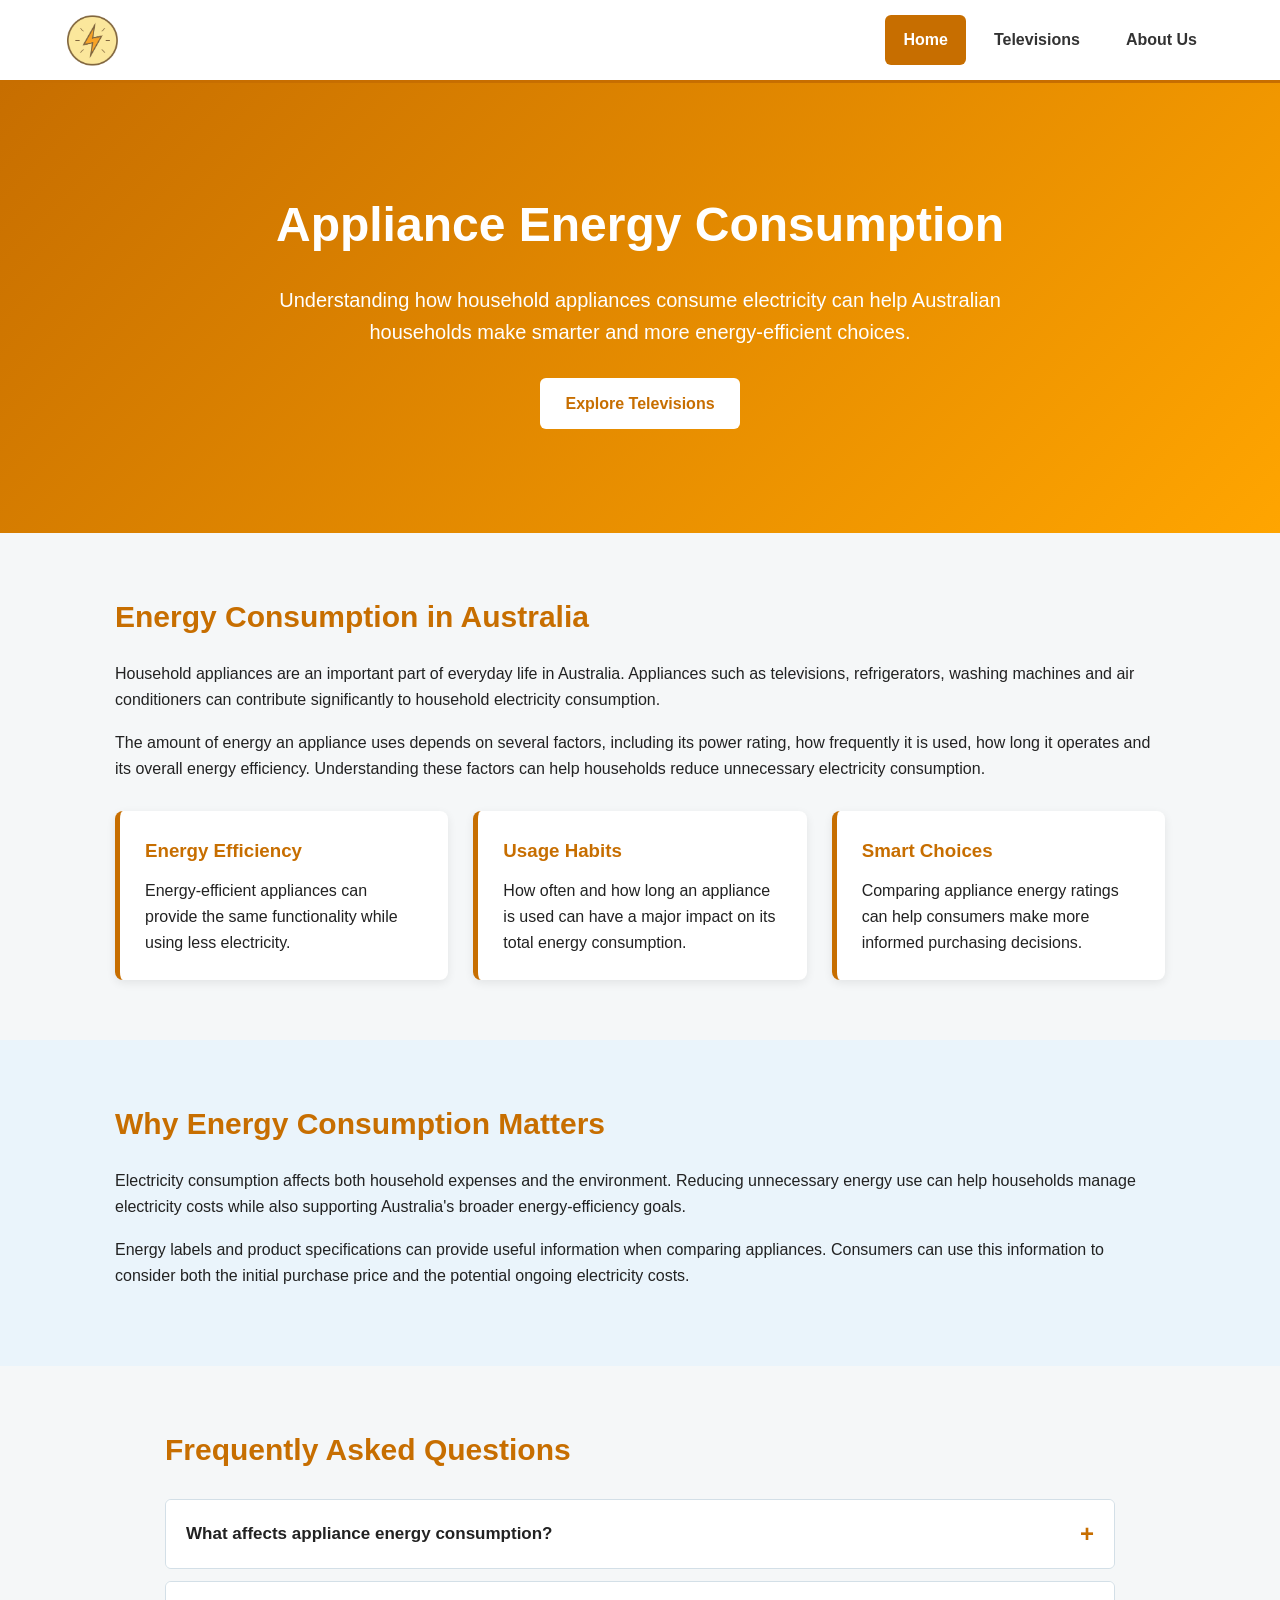
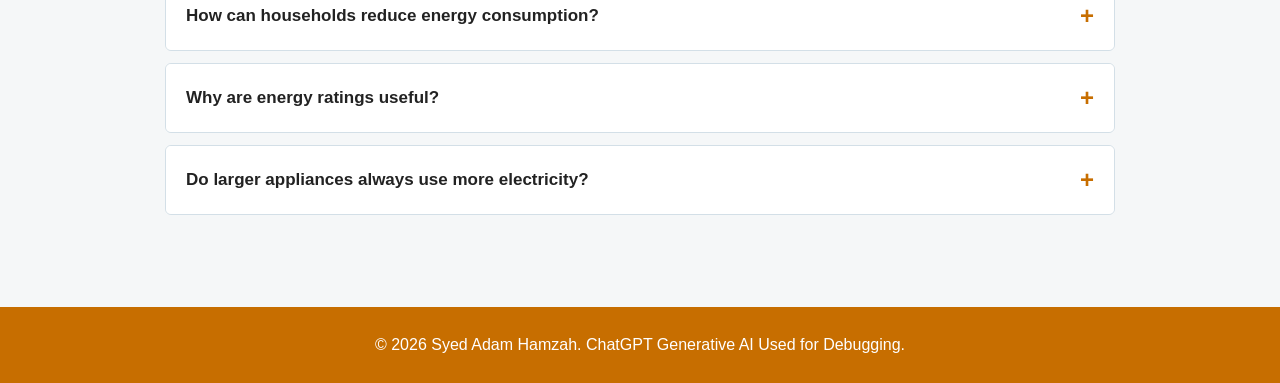
<file: Exercise 0.2/index.html>
<!DOCTYPE html>
<html lang="en">
<head>
    <meta charset="UTF-8">
    <meta name="viewport" content="width=device-width, initial-scale=1.0">
    <title>Appliance Energy Consumption - Home</title>
    <link rel="stylesheet" href="CSS/style.css">
</head>
<body>

    <header>
        <nav class="navbar">
            <a href="index.html" class="logo-link">
                <img src="Images/PowerIcon.png" alt="Power Logo" class="logo">
            </a>

            <ul class="nav-links">
                <li><a href="index.html" class="active">Home</a></li>
                <li><a href="televisions.html">Televisions</a></li>
                <li><a href="about.html">About Us</a></li>
            </ul>
        </nav>
    </header>

    <main>

        <section class="hero">
            <div class="hero-content">
                <h1>Appliance Energy Consumption</h1>
                <p>
                    Understanding how household appliances consume electricity
                    can help Australian households make smarter and more
                    energy-efficient choices.
                </p>
                <a href="televisions.html" class="button">Explore Televisions</a>
            </div>
        </section>

        <section class="content-section">
            <h2>Energy Consumption in Australia</h2>

            <p>
                Household appliances are an important part of everyday life in
                Australia. Appliances such as televisions, refrigerators,
                washing machines and air conditioners can contribute
                significantly to household electricity consumption.
            </p>

            <p>
                The amount of energy an appliance uses depends on several
                factors, including its power rating, how frequently it is used,
                how long it operates and its overall energy efficiency.
                Understanding these factors can help households reduce
                unnecessary electricity consumption.
            </p>

            <div class="info-cards">

                <div class="info-card">
                    <h3>Energy Efficiency</h3>
                    <p>
                        Energy-efficient appliances can provide the same
                        functionality while using less electricity.
                    </p>
                </div>

                <div class="info-card">
                    <h3>Usage Habits</h3>
                    <p>
                        How often and how long an appliance is used can have a
                        major impact on its total energy consumption.
                    </p>
                </div>

                <div class="info-card">
                    <h3>Smart Choices</h3>
                    <p>
                        Comparing appliance energy ratings can help consumers
                        make more informed purchasing decisions.
                    </p>
                </div>

            </div>
        </section>

        <section class="content-section alternate-section">
            <h2>Why Energy Consumption Matters</h2>

            <p>
                Electricity consumption affects both household expenses and
                the environment. Reducing unnecessary energy use can help
                households manage electricity costs while also supporting
                Australia's broader energy-efficiency goals.
            </p>

            <p>
                Energy labels and product specifications can provide useful
                information when comparing appliances. Consumers can use this
                information to consider both the initial purchase price and
                the potential ongoing electricity costs.
            </p>
        </section>

        <section class="faq-section">
            <h2>Frequently Asked Questions</h2>

            <div class="faq-item">
                <button class="faq-question">
                    What affects appliance energy consumption?
                    <span>+</span>
                </button>

                <div class="faq-answer">
                    <p>
                        Appliance energy consumption can be affected by the
                        appliance's power rating, how frequently it is used,
                        how long it operates and its energy efficiency.
                    </p>
                </div>
            </div>

            <div class="faq-item">
                <button class="faq-question">
                    How can households reduce energy consumption?
                    <span>+</span>
                </button>

                <div class="faq-answer">
                    <p>
                        Households can reduce energy consumption by choosing
                        efficient appliances, switching appliances off when
                        they are not needed and reducing unnecessary usage.
                    </p>
                </div>
            </div>

            <div class="faq-item">
                <button class="faq-question">
                    Why are energy ratings useful?
                    <span>+</span>
                </button>

                <div class="faq-answer">
                    <p>
                        Energy ratings provide consumers with information that
                        can help them compare the expected efficiency of
                        different appliances before making a purchase.
                    </p>
                </div>
            </div>

            <div class="faq-item">
                <button class="faq-question">
                    Do larger appliances always use more electricity?
                    <span>+</span>
                </button>

                <div class="faq-answer">
                    <p>
                        Not necessarily. Energy consumption depends on the
                        appliance's efficiency, power rating and usage patterns,
                        rather than size alone.
                    </p>
                </div>
            </div>

        </section>

    </main>

    <footer>
        <p>&copy; <span id="current-year"></span> Syed Adam Hamzah. ChatGPT Generative AI Used for Debugging.</p>
    </footer>

    <script src="JS/script.js"></script>

</body>
</html>
</file>
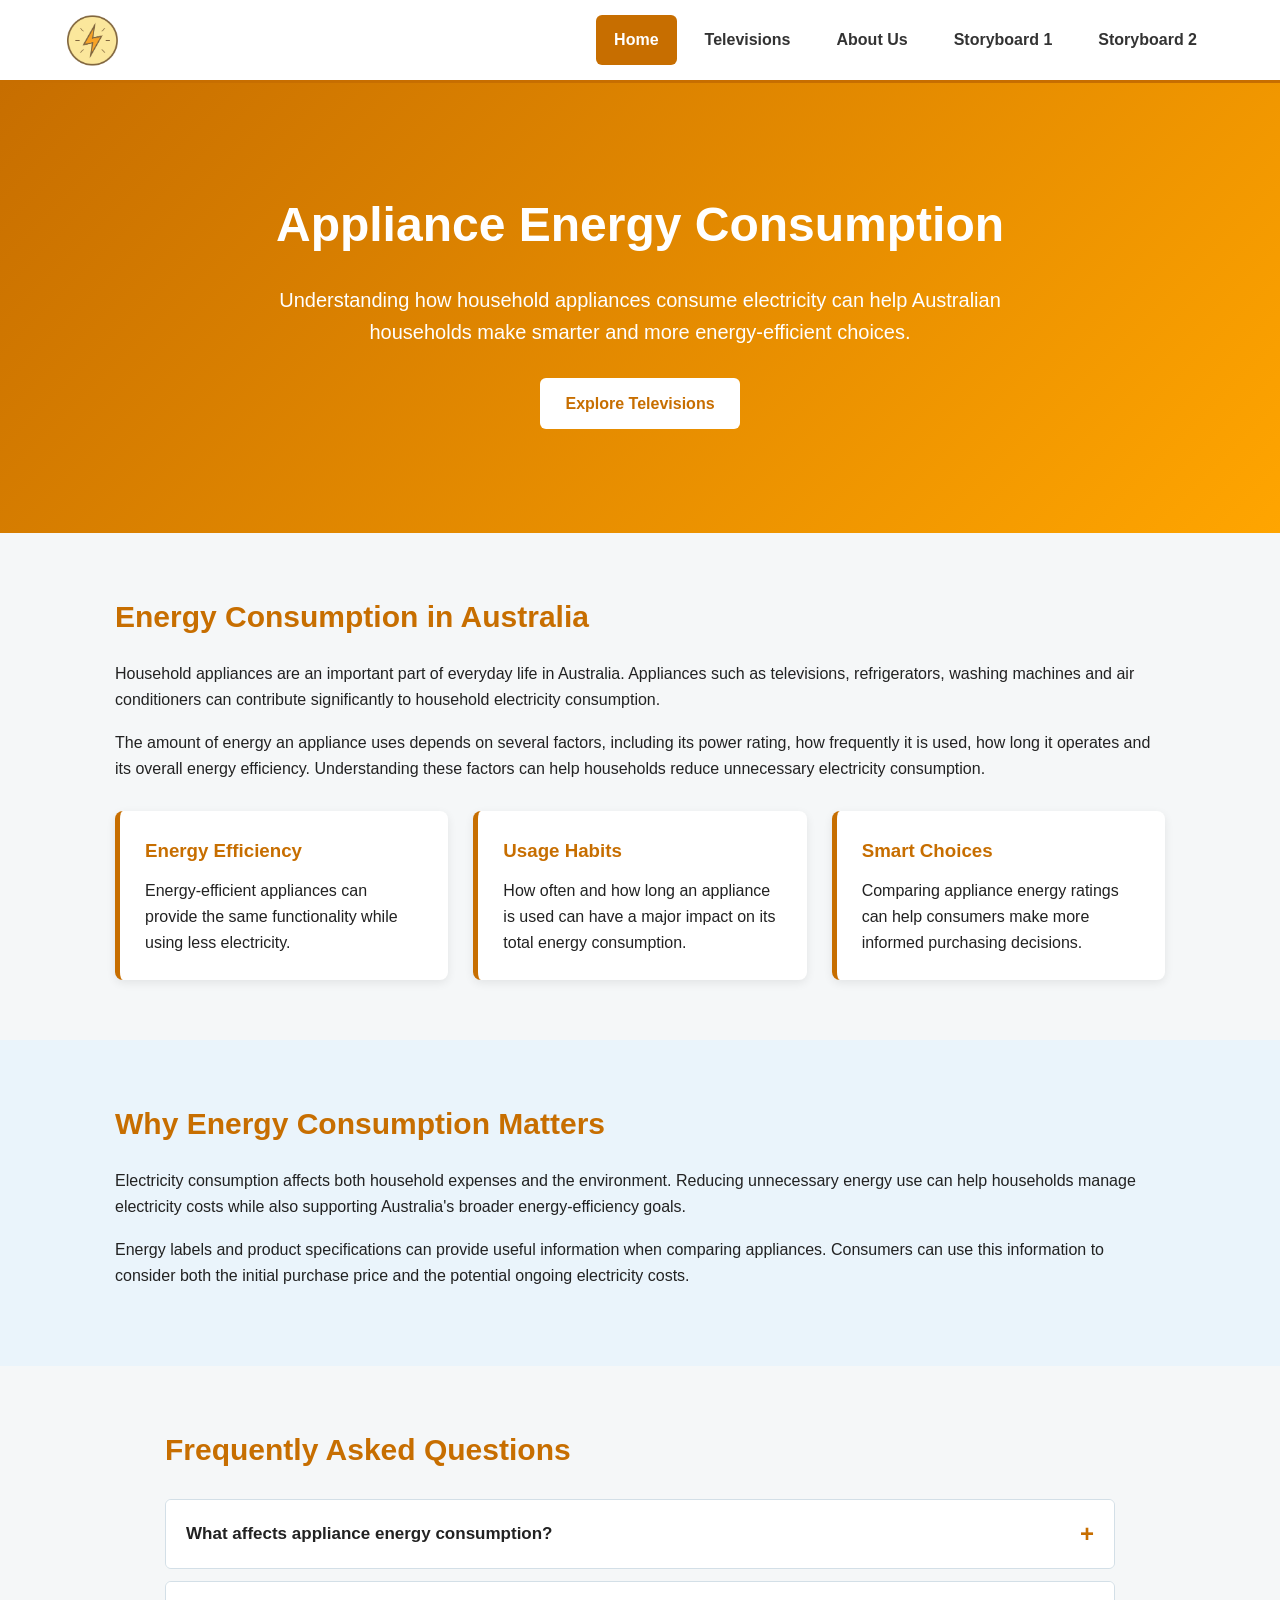
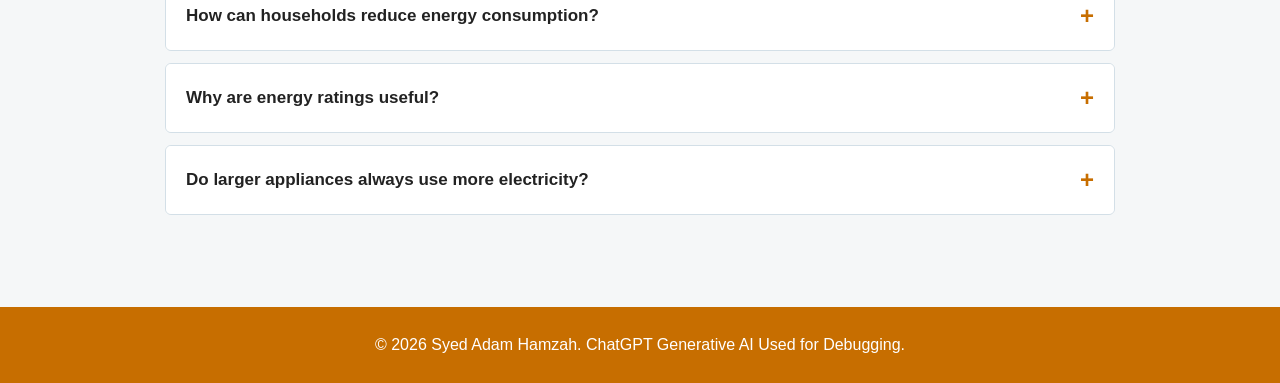
<file: Exercise 3/index.html>
<!DOCTYPE html>
<html lang="en">
<head>
    <meta charset="UTF-8">
    <meta name="viewport" content="width=device-width, initial-scale=1.0">
    <title>Appliance Energy Consumption - Home</title>
    <link rel="stylesheet" href="CSS/style.css">
</head>
<body>

    <header>
        <nav class="navbar">
            <a href="index.html" class="logo-link">
                <img src="Images/PowerIcon.png" alt="Power Logo" class="logo">
            </a>

            <ul class="nav-links">
                <li><a href="index.html" class="active">Home</a></li>
                <li><a href="televisions.html">Televisions</a></li>
                <li><a href="about.html">About Us</a></li>
                <li><a href="storyboard1.html">Storyboard 1</a></li>
                <li><a href="storyboard2.html">Storyboard 2</a></li>
            </ul>
        </nav>
    </header>

    <main>

        <section class="hero">
            <div class="hero-content">
                <h1>Appliance Energy Consumption</h1>
                <p>
                    Understanding how household appliances consume electricity
                    can help Australian households make smarter and more
                    energy-efficient choices.
                </p>
                <a href="televisions.html" class="button">Explore Televisions</a>
            </div>
        </section>

        <section class="content-section">
            <h2>Energy Consumption in Australia</h2>

            <p>
                Household appliances are an important part of everyday life in
                Australia. Appliances such as televisions, refrigerators,
                washing machines and air conditioners can contribute
                significantly to household electricity consumption.
            </p>

            <p>
                The amount of energy an appliance uses depends on several
                factors, including its power rating, how frequently it is used,
                how long it operates and its overall energy efficiency.
                Understanding these factors can help households reduce
                unnecessary electricity consumption.
            </p>

            <div class="info-cards">

                <div class="info-card">
                    <h3>Energy Efficiency</h3>
                    <p>
                        Energy-efficient appliances can provide the same
                        functionality while using less electricity.
                    </p>
                </div>

                <div class="info-card">
                    <h3>Usage Habits</h3>
                    <p>
                        How often and how long an appliance is used can have a
                        major impact on its total energy consumption.
                    </p>
                </div>

                <div class="info-card">
                    <h3>Smart Choices</h3>
                    <p>
                        Comparing appliance energy ratings can help consumers
                        make more informed purchasing decisions.
                    </p>
                </div>

            </div>
        </section>

        <section class="content-section alternate-section">
            <h2>Why Energy Consumption Matters</h2>

            <p>
                Electricity consumption affects both household expenses and
                the environment. Reducing unnecessary energy use can help
                households manage electricity costs while also supporting
                Australia's broader energy-efficiency goals.
            </p>

            <p>
                Energy labels and product specifications can provide useful
                information when comparing appliances. Consumers can use this
                information to consider both the initial purchase price and
                the potential ongoing electricity costs.
            </p>
        </section>

        <section class="faq-section">
            <h2>Frequently Asked Questions</h2>

            <div class="faq-item">
                <button class="faq-question">
                    What affects appliance energy consumption?
                    <span>+</span>
                </button>

                <div class="faq-answer">
                    <p>
                        Appliance energy consumption can be affected by the
                        appliance's power rating, how frequently it is used,
                        how long it operates and its energy efficiency.
                    </p>
                </div>
            </div>

            <div class="faq-item">
                <button class="faq-question">
                    How can households reduce energy consumption?
                    <span>+</span>
                </button>

                <div class="faq-answer">
                    <p>
                        Households can reduce energy consumption by choosing
                        efficient appliances, switching appliances off when
                        they are not needed and reducing unnecessary usage.
                    </p>
                </div>
            </div>

            <div class="faq-item">
                <button class="faq-question">
                    Why are energy ratings useful?
                    <span>+</span>
                </button>

                <div class="faq-answer">
                    <p>
                        Energy ratings provide consumers with information that
                        can help them compare the expected efficiency of
                        different appliances before making a purchase.
                    </p>
                </div>
            </div>

            <div class="faq-item">
                <button class="faq-question">
                    Do larger appliances always use more electricity?
                    <span>+</span>
                </button>

                <div class="faq-answer">
                    <p>
                        Not necessarily. Energy consumption depends on the
                        appliance's efficiency, power rating and usage patterns,
                        rather than size alone.
                    </p>
                </div>
            </div>

        </section>

    </main>

    <footer>
        <p>&copy; <span id="current-year"></span> Syed Adam Hamzah. ChatGPT Generative AI Used for Debugging.</p>
    </footer>

    <script src="JS/script.js"></script>

</body>
</html>
</file>
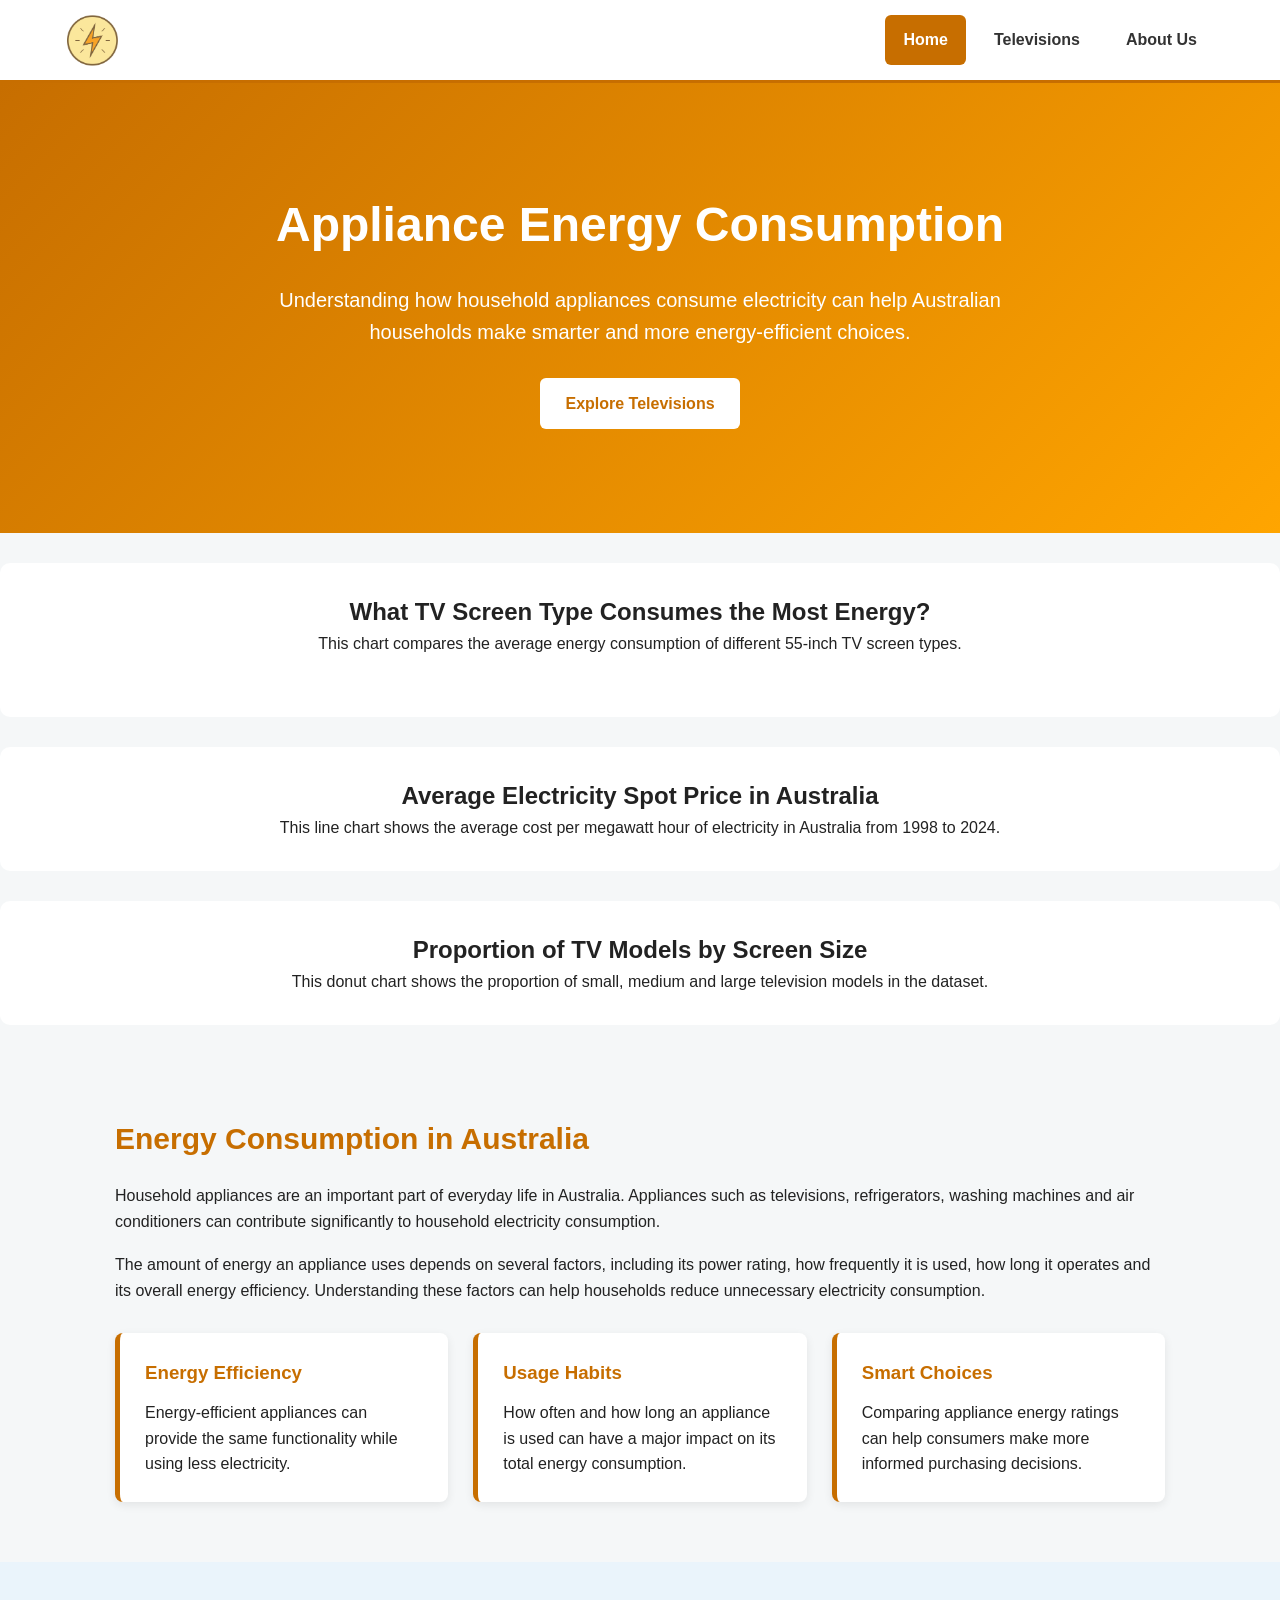
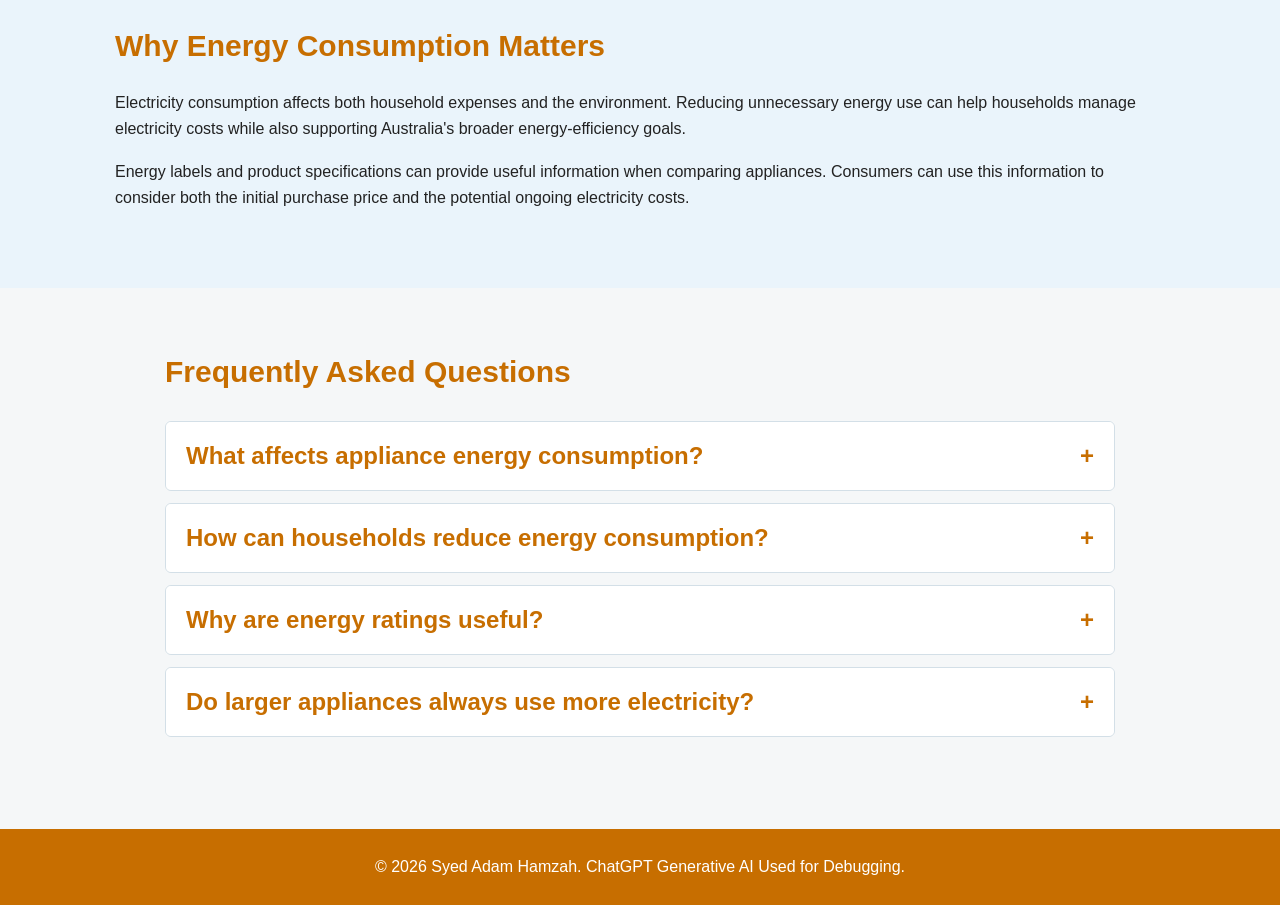
<file: Exercise 5/index.html>
<!DOCTYPE html>
<html lang="en">

<head>
    <meta charset="UTF-8">
    <meta name="viewport" content="width=device-width, initial-scale=1.0">

    <title>Appliance Energy Consumption - Home</title>

    <link rel="stylesheet" href="CSS/style.css">

    <script src="https://d3js.org/d3.v7.min.js"></script>
</head>

<body>

    <header>
        <nav class="navbar">

            <a href="index.html" class="logo-link">
                <img src="Images/PowerIcon.png" alt="Power Logo" class="logo">
            </a>

            <ul class="nav-links">

                <li>
                    <a href="index.html" class="active">Home</a>
                </li>

                <li>
                    <a href="televisions.html">Televisions</a>
                </li>

                <li>
                    <a href="about.html">About Us</a>
                </li>

            </ul>
        </nav>
    </header>

    <main>

        <section class="hero">

            <div class="hero-content">

                <h1>Appliance Energy Consumption</h1>

                <p>
                    Understanding how household appliances consume electricity
                    can help Australian households make smarter and more
                    energy-efficient choices.
                </p>

                <a href="televisions.html" class="button">
                    Explore Televisions
                </a>

            </div>

        </section>


        <section
            class="chart-section"
            aria-labelledby="bar-chart-title"
        >

            <h2 id="bar-chart-title">
                What TV Screen Type Consumes the Most Energy?
            </h2>

            <p>
                This chart compares the average energy consumption of
                different 55-inch TV screen types.
            </p>

            <div
                id="bar-chart"
                class="responsive-svg-container"
                aria-label="Bar chart showing average energy consumption of different TV screen types"
            ></div>

        </section>


        <section
            class="chart-section"
            aria-labelledby="line-chart-title"
        >

            <h2 id="line-chart-title">
                Average Electricity Spot Price in Australia
            </h2>

            <p>
                This line chart shows the average cost per megawatt
                hour of electricity in Australia from 1998 to 2024.
            </p>

            <div
                id="line-chart"
                class="responsive-svg-container"
            ></div>

        </section>


        <section
            class="chart-section"
            aria-labelledby="donut-chart-title"
        >

            <h2 id="donut-chart-title">
                Proportion of TV Models by Screen Size
            </h2>

            <p>
                This donut chart shows the proportion of small, medium
                and large television models in the dataset.
            </p>

            <div
                id="donut-chart"
                class="responsive-svg-container"
                role="img"
                aria-label="Donut chart showing the proportion of small, medium and large TV models"
            ></div>

        </section>


        <section class="content-section">

            <h2>Energy Consumption in Australia</h2>

            <p>
                Household appliances are an important part of everyday life in
                Australia. Appliances such as televisions, refrigerators,
                washing machines and air conditioners can contribute
                significantly to household electricity consumption.
            </p>

            <p>
                The amount of energy an appliance uses depends on several
                factors, including its power rating, how frequently it is used,
                how long it operates and its overall energy efficiency.
                Understanding these factors can help households reduce
                unnecessary electricity consumption.
            </p>


            <div class="info-cards">

                <div class="info-card">

                    <h3>Energy Efficiency</h3>

                    <p>
                        Energy-efficient appliances can provide the same
                        functionality while using less electricity.
                    </p>

                </div>


                <div class="info-card">

                    <h3>Usage Habits</h3>

                    <p>
                        How often and how long an appliance is used can have a
                        major impact on its total energy consumption.
                    </p>

                </div>


                <div class="info-card">

                    <h3>Smart Choices</h3>

                    <p>
                        Comparing appliance energy ratings can help consumers
                        make more informed purchasing decisions.
                    </p>

                </div>

            </div>

        </section>


        <section class="content-section alternate-section">

            <h2>Why Energy Consumption Matters</h2>

            <p>
                Electricity consumption affects both household expenses and
                the environment. Reducing unnecessary energy use can help
                households manage electricity costs while also supporting
                Australia's broader energy-efficiency goals.
            </p>

            <p>
                Energy labels and product specifications can provide useful
                information when comparing appliances. Consumers can use this
                information to consider both the initial purchase price and
                the potential ongoing electricity costs.
            </p>

        </section>


        <section class="faq-section">

            <h2>Frequently Asked Questions</h2>


            <div class="faq-item">

                <button
                    type="button"
                    class="faq-question"
                    aria-expanded="false"
                    aria-controls="faq-answer-1"
                >
                    <span>What affects appliance energy consumption?</span>
                    <span aria-hidden="true">+</span>
                </button>

                <div
                    class="faq-answer"
                    id="faq-answer-1"
                >

                    <p>
                        Appliance energy consumption can be affected by the
                        appliance's power rating, how frequently it is used,
                        how long it operates and its energy efficiency.
                    </p>

                </div>

            </div>


            <div class="faq-item">

                <button
                    type="button"
                    class="faq-question"
                    aria-expanded="false"
                    aria-controls="faq-answer-2"
                >
                    <span>How can households reduce energy consumption?</span>
                    <span aria-hidden="true">+</span>
                </button>

                <div
                    class="faq-answer"
                    id="faq-answer-2"
                >

                    <p>
                        Households can reduce energy consumption by choosing
                        efficient appliances, switching appliances off when
                        they are not needed and reducing unnecessary usage.
                    </p>

                </div>

            </div>


            <div class="faq-item">

                <button
                    type="button"
                    class="faq-question"
                    aria-expanded="false"
                    aria-controls="faq-answer-3"
                >
                    <span>Why are energy ratings useful?</span>
                    <span aria-hidden="true">+</span>
                </button>

                <div
                    class="faq-answer"
                    id="faq-answer-3"
                >

                    <p>
                        Energy ratings provide consumers with information that
                        can help them compare the expected efficiency of
                        different appliances before making a purchase.
                    </p>

                </div>

            </div>


            <div class="faq-item">

                <button
                    type="button"
                    class="faq-question"
                    aria-expanded="false"
                    aria-controls="faq-answer-4"
                >
                    <span>Do larger appliances always use more electricity?</span>
                    <span aria-hidden="true">+</span>
                </button>

                <div
                    class="faq-answer"
                    id="faq-answer-4"
                >

                    <p>
                        Not necessarily. Energy consumption depends on the
                        appliance's efficiency, power rating and usage patterns,
                        rather than size alone.
                    </p>

                </div>

            </div>

        </section>

    </main>


    <footer>

        <p>
            &copy;
            <span id="current-year"></span>
            Syed Adam Hamzah.
            ChatGPT Generative AI Used for Debugging.
        </p>

    </footer>


    <script src="JS/script.js"></script>
    <script src="JS/bar-chart.js"></script>
    <script src="JS/line-chart.js"></script>
    <script src="JS/donut-chart.js"></script>

</body>

</html>
</file>
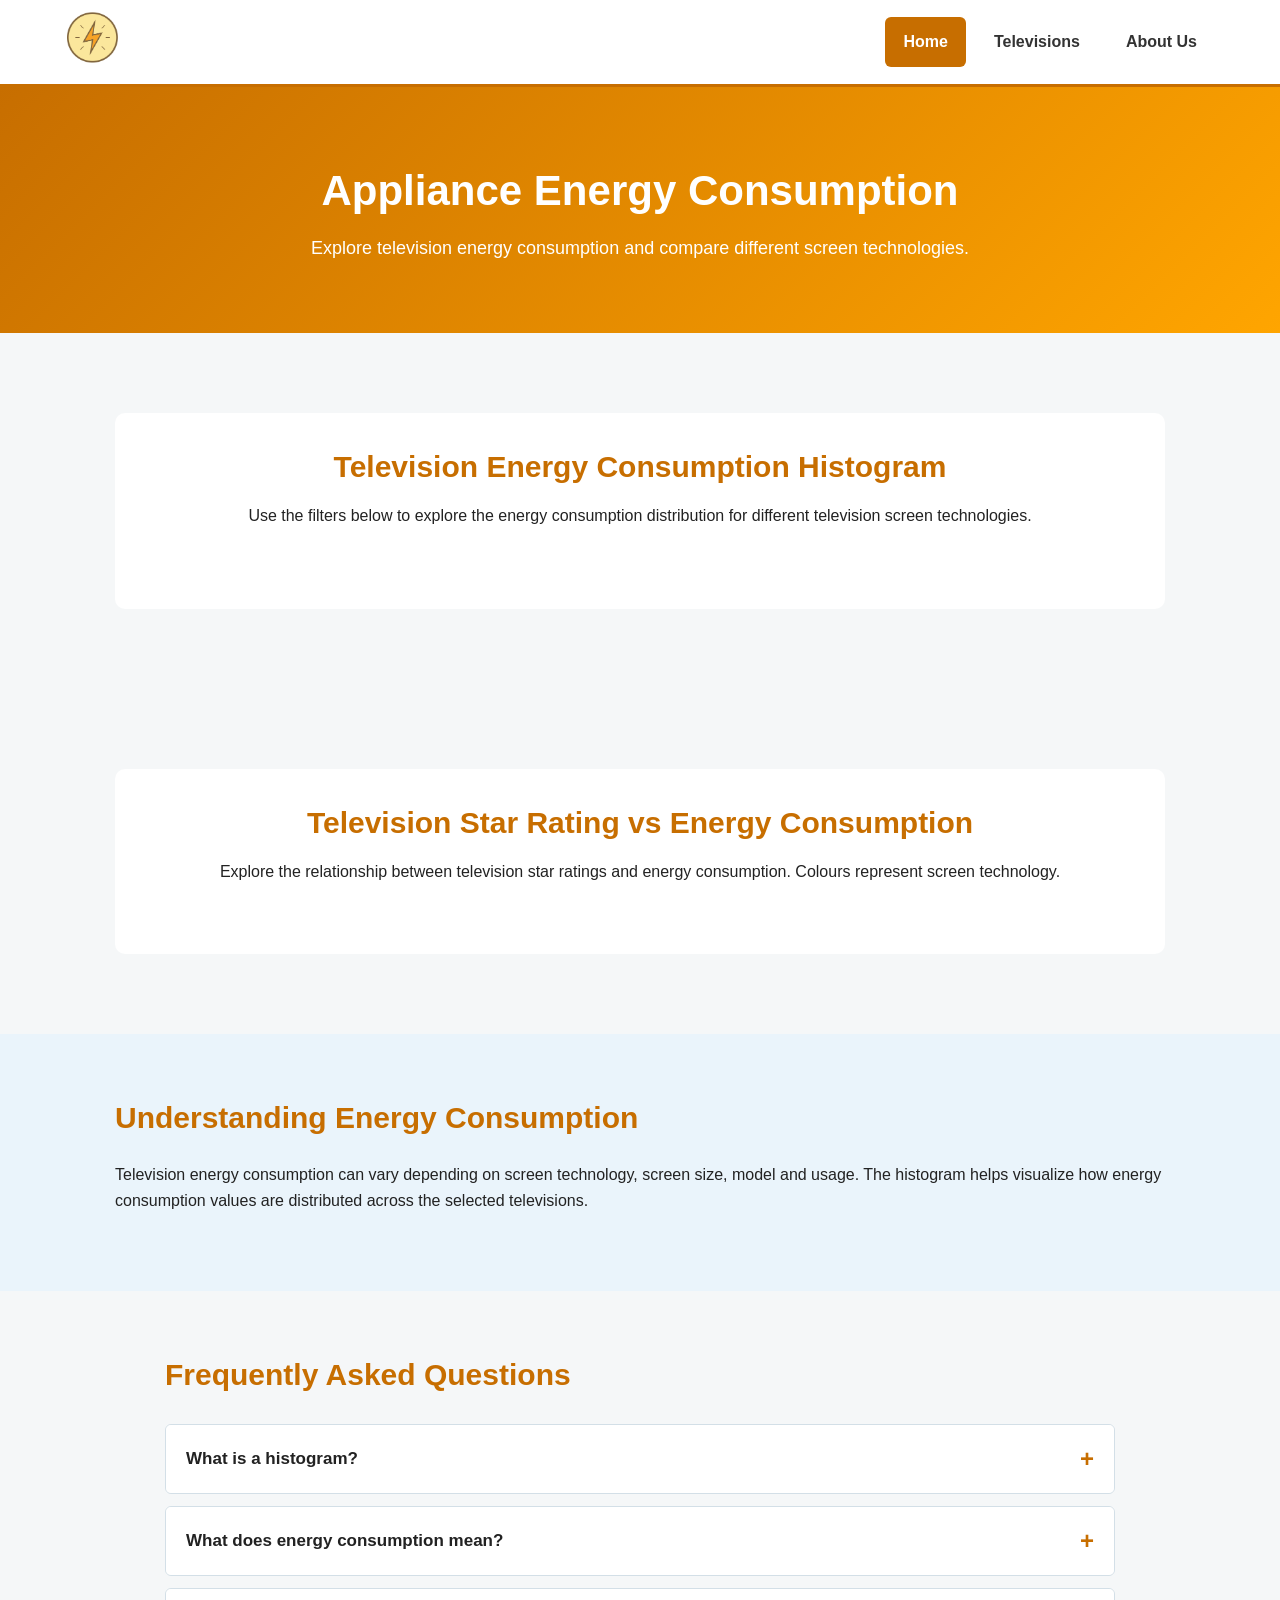
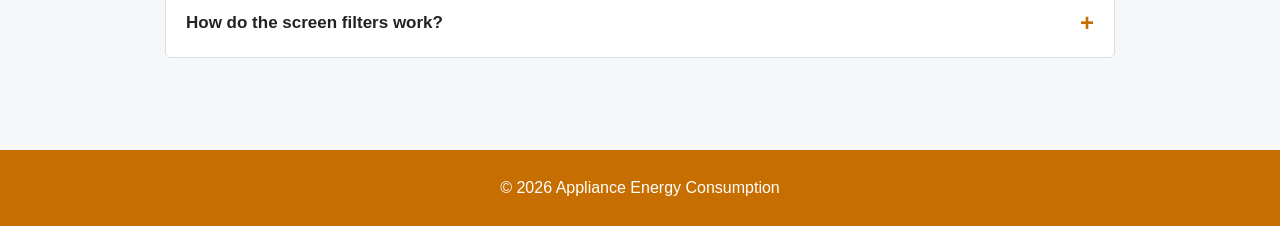
<file: Exercise 6/index.html>
<!DOCTYPE html>
<html lang="en">
<head>
    <meta charset="UTF-8">
    <meta name="viewport" content="width=device-width, initial-scale=1.0">
    <title>Appliance Energy Consumption</title>
    <link rel="stylesheet" href="CSS/style.css">
    <link rel="stylesheet" href="CSS/visualisation.css">
    <script src="https://d3js.org/d3.v7.min.js"></script>
</head>
<body>

    <header>
        <nav class="navbar">
            <a href="index.html" class="logo-link">
                <span class="logo" style="width: auto; height: auto; font-size: 20px; font-weight: bold; color: #C76E00;">
                 <img src="Images/PowerIcon.png" alt="Power Logo" class="logo">
                </span>
            </a>
            <ul class="nav-links">
                <li><a href="index.html" class="active">Home</a></li>
                <li><a href="televisions.html">Televisions</a></li>
                <li><a href="about.html">About Us</a></li>
            </ul>
        </nav>
    </header>

    <main>
        <section class="page-header">
            <h1>Appliance Energy Consumption</h1>
            <p>Explore television energy consumption and compare different screen technologies.</p>
        </section>

        <section class="content-section">
            <div class="chart-section">
                <h2>Television Energy Consumption Histogram</h2>
                <p>
                    Use the filters below to explore the energy consumption
                    distribution for different television screen technologies.
                </p>

                <div id="filters_screen"></div>
                <div id="histogram-chart"></div>
            </div>
        </section>

        <section class="content-section">
            <div class="chart-section">
                <h2>Television Star Rating vs Energy Consumption</h2>
                <p>
                    Explore the relationship between television star ratings
                    and energy consumption. Colours represent screen technology.
                </p>
                <div id="scatterplot" class="responsive-svg-container"></div>
            </div>
        </section>

        <section class="content-section alternate-section">
            <h2>Understanding Energy Consumption</h2>
            <p>
                Television energy consumption can vary depending on screen
                technology, screen size, model and usage. The histogram helps
                visualize how energy consumption values are distributed
                across the selected televisions.
            </p>
        </section>

        <section class="faq-section">
            <h2>Frequently Asked Questions</h2>

            <div class="faq-item">
                <button class="faq-question" type="button">
                    What is a histogram?
                    <span>+</span>
                </button>
                <div class="faq-answer">
                    <p>
                        A histogram groups numerical values into intervals
                        and shows how frequently values occur in each interval.
                    </p>
                </div>
            </div>

            <div class="faq-item">
                <button class="faq-question" type="button">
                    What does energy consumption mean?
                    <span>+</span>
                </button>
                <div class="faq-answer">
                    <p>
                        Energy consumption is the amount of electrical energy
                        used by an appliance over a period of time.
                    </p>
                </div>
            </div>

            <div class="faq-item">
                <button class="faq-question" type="button">
                    How do the screen filters work?
                    <span>+</span>
                </button>
                <div class="faq-answer">
                    <p>
                        The filters let you view all screen technologies or
                        select individual technologies such as LCD, LED and OLED.
                    </p>
                </div>
            </div>
        </section>
    </main>

    <footer>
        <p>&copy; 2026 Appliance Energy Consumption</p>
    </footer>

    <script src="JS/shared-constants.js"></script>
    <script src="JS/histogram.js"></script>
    <script src="JS/interactions.js"></script>
    <script src="JS/load-data.js"></script>
    <script src="JS/scatterplot.js"></script>
    <script src="JS/script.js"></script>


</body>
</html>
</file>
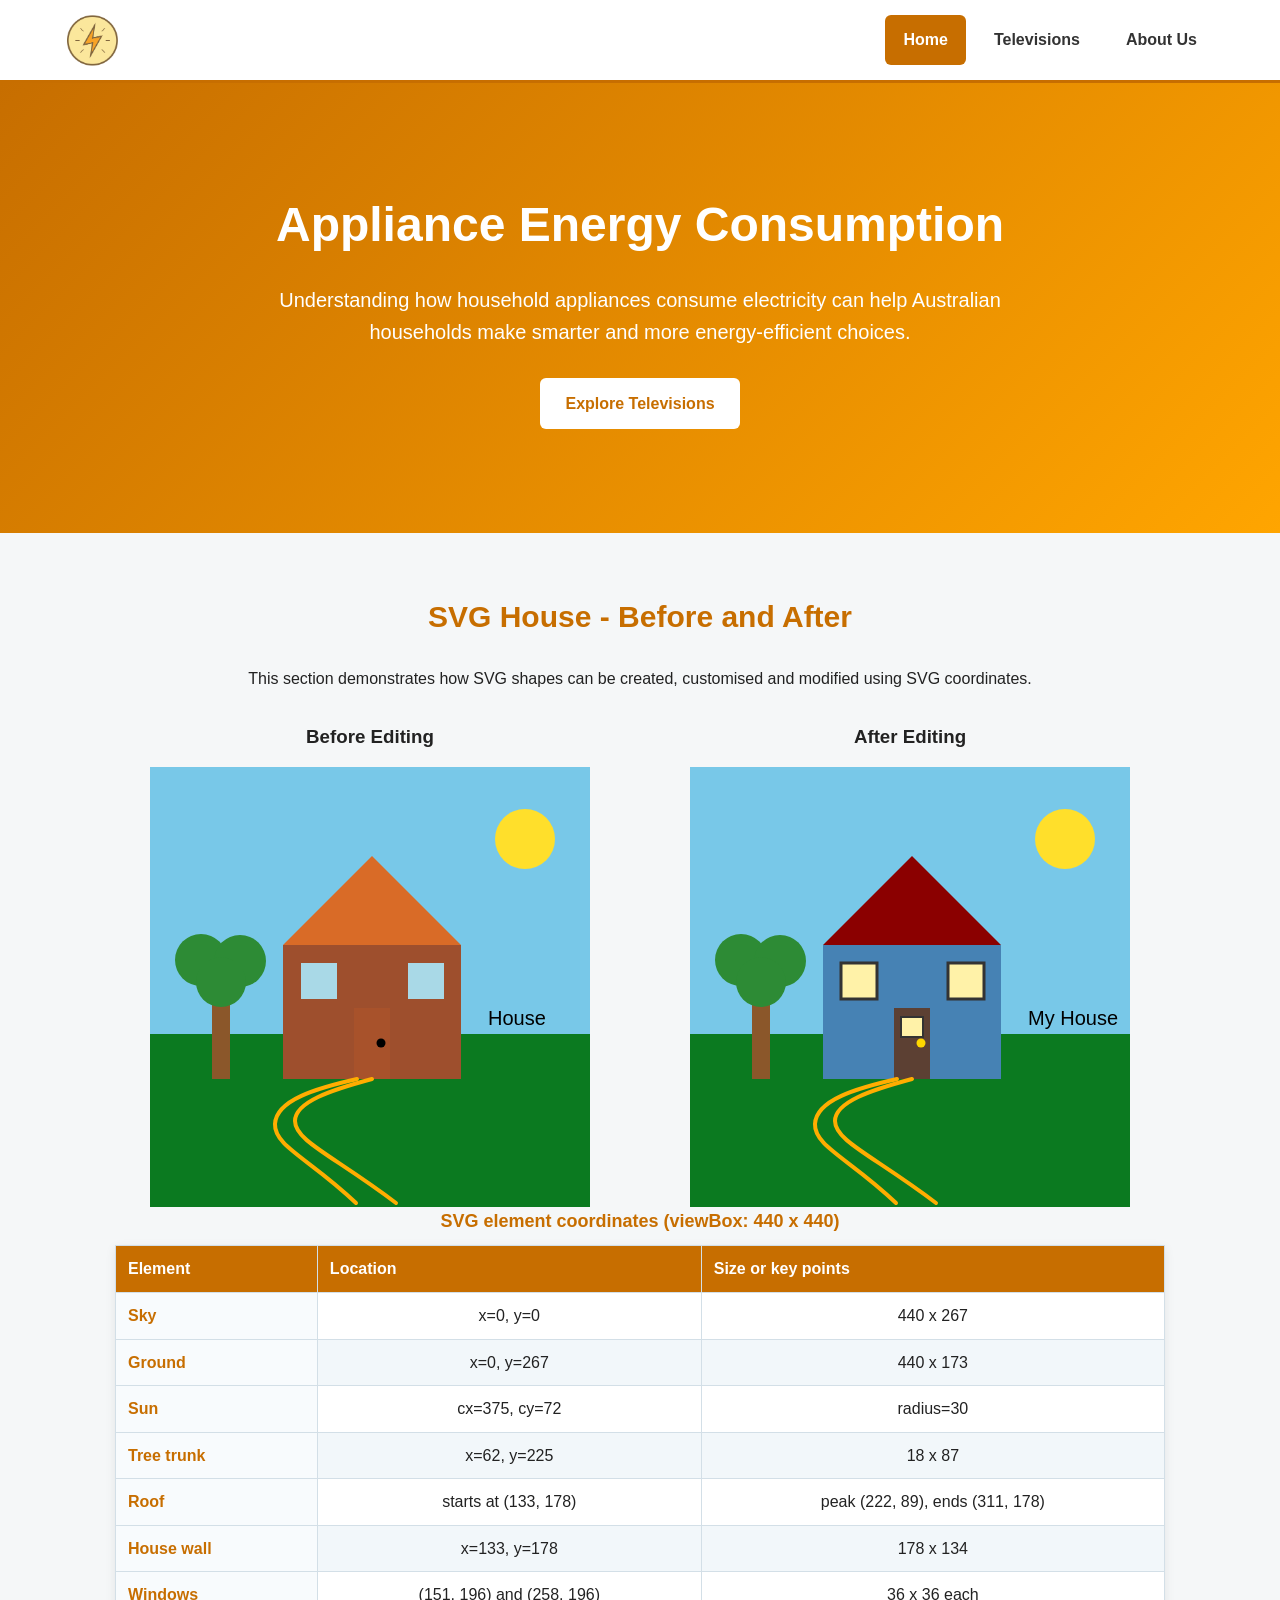
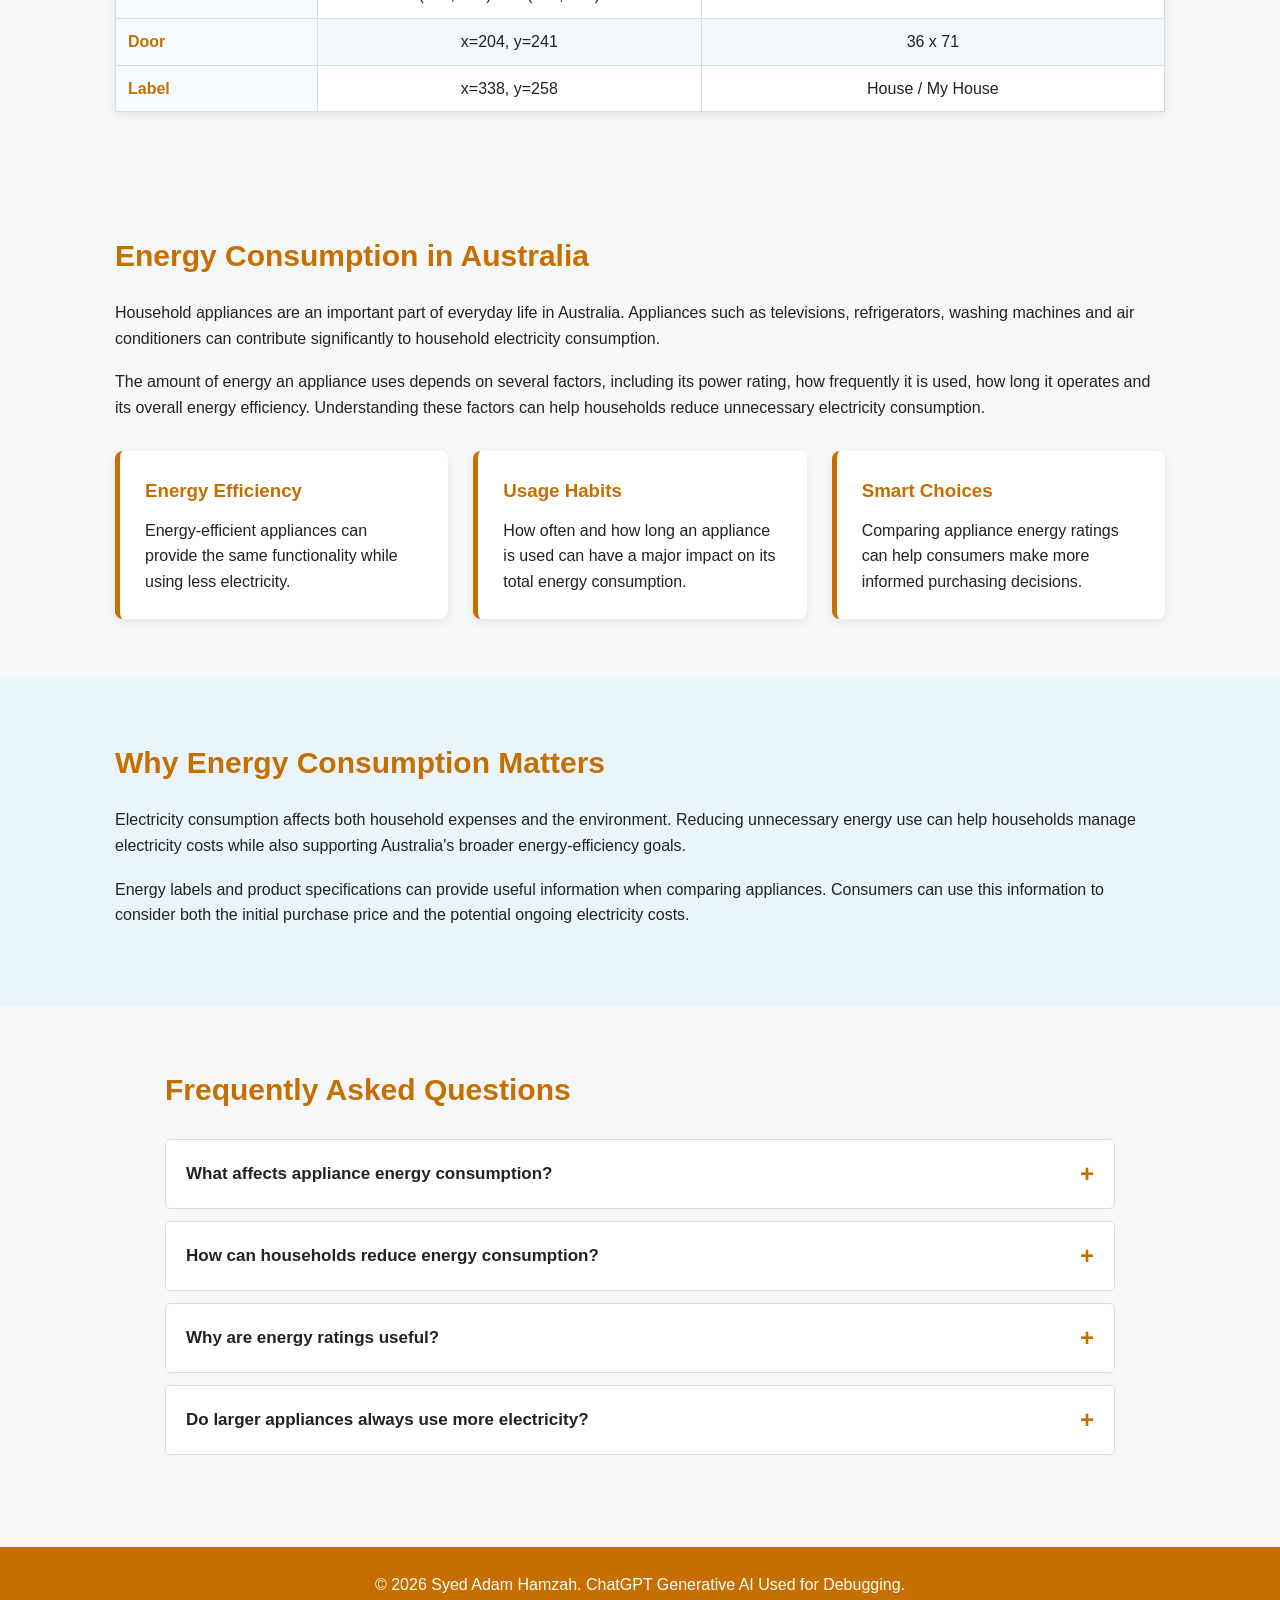
<file: Exercise 4/Exercise 4.1/index.html>
<!DOCTYPE html>
<html lang="en">

<head>
    <meta charset="UTF-8">
    <meta name="viewport" content="width=device-width, initial-scale=1.0">
    <title>Appliance Energy Consumption - Home</title>

    <link rel="stylesheet" href="CSS/style.css">

    <style>
        .house-comparison {
            display: grid;
            grid-template-columns: repeat(2, 1fr);
            gap: 30px;
            margin-top: 30px;
        }

        .house-version {
            text-align: center;
        }

        .house-version h3 {
            margin-bottom: 15px;
        }

        .house-version .house-svg {
            width: 100%;
            max-width: 440px;
            height: auto;
        }

        @media (max-width: 800px) {
            .house-comparison {
                grid-template-columns: 1fr;
            }
        }
    </style>

</head>

<body>

    <header>

        <nav class="navbar">

            <a href="index.html" class="logo-link">
                <img src="Images/PowerIcon.png"
                     alt="Power Logo"
                     class="logo">
            </a>

            <ul class="nav-links">

                <li>
                    <a href="index.html" class="active">
                        Home
                    </a>
                </li>

                <li>
                    <a href="televisions.html">
                        Televisions
                    </a>
                </li>

                <li>
                    <a href="about.html">
                        About Us
                    </a>
                </li>

            </ul>

        </nav>

    </header>


    <main>

        <section class="hero">

            <div class="hero-content">

                <h1>
                    Appliance Energy Consumption
                </h1>

                <p>
                    Understanding how household appliances consume electricity
                    can help Australian households make smarter and more
                    energy-efficient choices.
                </p>

                <a href="televisions.html" class="button">
                    Explore Televisions
                </a>

            </div>

        </section>


        <section class="svg-section"
                 aria-labelledby="house-title">

            <h2 id="house-title">
                SVG House - Before and After
            </h2>

            <p>
                This section demonstrates how SVG shapes can be created,
                customised and modified using SVG coordinates.
            </p>


            <div class="house-comparison">


                <div class="house-version">

                    <h3>
                        Before Editing
                    </h3>


                    <svg class="house-svg"
                         viewBox="0 0 440 440"
                         role="img"
                         aria-label="Original SVG house">

                        <title>
                            Original SVG House
                        </title>

                        <desc>
                            A brown house with an orange roof,
                            blue windows, a tree, a yellow sun
                            and a curved path.
                        </desc>

                        <rect
                            class="sky"
                            x="0"
                            y="0"
                            width="440"
                            height="267"
                        />

                        <rect
                            class="ground"
                            x="0"
                            y="267"
                            width="440"
                            height="173"
                        />

                        <circle
                            class="sun"
                            cx="375"
                            cy="72"
                            r="30"
                        />

                        <rect
                            class="tree-trunk"
                            x="62"
                            y="225"
                            width="18"
                            height="87"
                        />

                        <circle
                            class="tree-leaves tree-leaves-left"
                            cx="52"
                            cy="194"
                            r="26"
                        />

                        <circle
                            class="tree-leaves"
                            cx="90"
                            cy="194"
                            r="26"
                        />

                        <circle
                            class="tree-leaves tree-leaves-center"
                            cx="71"
                            cy="214"
                            r="25"
                        />

                        <path
                            class="roof"
                            d="M133 178 222 89 311 178Z"
                        />

                        <rect
                            class="house-wall"
                            x="133"
                            y="178"
                            width="178"
                            height="134"
                        />

                        <rect
                            class="window-frame"
                            x="151"
                            y="196"
                            width="36"
                            height="36"
                        />

                        <rect
                            class="window-frame"
                            x="258"
                            y="196"
                            width="36"
                            height="36"
                        />

                        <rect
                            class="door"
                            x="204"
                            y="241"
                            width="36"
                            height="71"
                        />

                        <circle
                            class="door-knob"
                            cx="231"
                            cy="276"
                            r="4.5"
                        />

                        <path
                            class="path"
                            d="M207 312C167 321 126 333 125 357c-1 22 35 35 81 79"
                        />

                        <path
                            class="path"
                            d="M222 312C181 323 145 335 145 354c0 20 39 35 101 82"
                        />

                        <text
                            class="house-label"
                            x="338"
                            y="258"
                        >
                            House
                        </text>

                    </svg>

                </div>


                <div class="house-version">

                    <h3>
                        After Editing
                    </h3>


                    <svg class="house-svg"
                         viewBox="0 0 440 440"
                         role="img"
                         aria-label="Edited SVG house">

                        <title>
                            Edited SVG House
                        </title>

                        <desc>
                            An edited version of the original house
                            with changed colours and a modified door.
                        </desc>

                        <rect
                            class="sky"
                            x="0"
                            y="0"
                            width="440"
                            height="267"
                        />

                        <rect
                            class="ground"
                            x="0"
                            y="267"
                            width="440"
                            height="173"
                        />

                        <circle
                            class="sun"
                            cx="375"
                            cy="72"
                            r="30"
                        />

                        <rect
                            class="tree-trunk"
                            x="62"
                            y="225"
                            width="18"
                            height="87"
                        />

                        <circle
                            class="tree-leaves tree-leaves-left"
                            cx="52"
                            cy="194"
                            r="26"
                        />

                        <circle
                            class="tree-leaves"
                            cx="90"
                            cy="194"
                            r="26"
                        />

                        <circle
                            class="tree-leaves tree-leaves-center"
                            cx="71"
                            cy="214"
                            r="25"
                        />

                        <path
                            d="M133 178 222 89 311 178Z"
                            fill="#8B0000"
                        />

                        <rect
                            x="133"
                            y="178"
                            width="178"
                            height="134"
                            fill="#4682B4"
                        />

                        <rect
                            x="151"
                            y="196"
                            width="36"
                            height="36"
                            fill="#FFF2A8"
                            stroke="#333"
                            stroke-width="3"
                        />

                        <rect
                            x="258"
                            y="196"
                            width="36"
                            height="36"
                            fill="#FFF2A8"
                            stroke="#333"
                            stroke-width="3"
                        />

                        <rect
                            x="204"
                            y="241"
                            width="36"
                            height="71"
                            fill="#5C4033"
                        />

                        <circle
                            cx="231"
                            cy="276"
                            r="4.5"
                            fill="#FFD700"
                        />

                        <rect
                            x="211"
                            y="250"
                            width="22"
                            height="20"
                            fill="#FFF2A8"
                            stroke="#333"
                            stroke-width="2"
                        />

                        <path
                            class="path"
                            d="M207 312C167 321 126 333 125 357c-1 22 35 35 81 79"
                        />

                        <path
                            class="path"
                            d="M222 312C181 323 145 335 145 354c0 20 39 35 101 82"
                        />

                        <text
                            class="house-label"
                            x="338"
                            y="258"
                        >
                            My House
                        </text>

                    </svg>

                </div>

            </div>


            <table class="coordinate-table">

                <caption>
                    SVG element coordinates (viewBox: 440 x 440)
                </caption>

                <thead>

                    <tr>

                        <th scope="col">
                            Element
                        </th>

                        <th scope="col">
                            Location
                        </th>

                        <th scope="col">
                            Size or key points
                        </th>

                    </tr>

                </thead>

                <tbody>

                    <tr>

                        <th scope="row">
                            Sky
                        </th>

                        <td>
                            x=0, y=0
                        </td>

                        <td>
                            440 x 267
                        </td>

                    </tr>

                    <tr>

                        <th scope="row">
                            Ground
                        </th>

                        <td>
                            x=0, y=267
                        </td>

                        <td>
                            440 x 173
                        </td>

                    </tr>

                    <tr>

                        <th scope="row">
                            Sun
                        </th>

                        <td>
                            cx=375, cy=72
                        </td>

                        <td>
                            radius=30
                        </td>

                    </tr>

                    <tr>

                        <th scope="row">
                            Tree trunk
                        </th>

                        <td>
                            x=62, y=225
                        </td>

                        <td>
                            18 x 87
                        </td>

                    </tr>

                    <tr>

                        <th scope="row">
                            Roof
                        </th>

                        <td>
                            starts at (133, 178)
                        </td>

                        <td>
                            peak (222, 89), ends (311, 178)
                        </td>

                    </tr>

                    <tr>

                        <th scope="row">
                            House wall
                        </th>

                        <td>
                            x=133, y=178
                        </td>

                        <td>
                            178 x 134
                        </td>

                    </tr>

                    <tr>

                        <th scope="row">
                            Windows
                        </th>

                        <td>
                            (151, 196) and (258, 196)
                        </td>

                        <td>
                            36 x 36 each
                        </td>

                    </tr>

                    <tr>

                        <th scope="row">
                            Door
                        </th>

                        <td>
                            x=204, y=241
                        </td>

                        <td>
                            36 x 71
                        </td>

                    </tr>

                    <tr>

                        <th scope="row">
                            Label
                        </th>

                        <td>
                            x=338, y=258
                        </td>

                        <td>
                            House / My House
                        </td>

                    </tr>

                </tbody>

            </table>

        </section>


        <section class="content-section">

            <h2>
                Energy Consumption in Australia
            </h2>

            <p>
                Household appliances are an important part of everyday life in
                Australia. Appliances such as televisions, refrigerators,
                washing machines and air conditioners can contribute
                significantly to household electricity consumption.
            </p>

            <p>
                The amount of energy an appliance uses depends on several
                factors, including its power rating, how frequently it is used,
                how long it operates and its overall energy efficiency.
                Understanding these factors can help households reduce
                unnecessary electricity consumption.
            </p>

            <div class="info-cards">

                <div class="info-card">

                    <h3>
                        Energy Efficiency
                    </h3>

                    <p>
                        Energy-efficient appliances can provide the same
                        functionality while using less electricity.
                    </p>

                </div>

                <div class="info-card">

                    <h3>
                        Usage Habits
                    </h3>

                    <p>
                        How often and how long an appliance is used can have a
                        major impact on its total energy consumption.
                    </p>

                </div>

                <div class="info-card">

                    <h3>
                        Smart Choices
                    </h3>

                    <p>
                        Comparing appliance energy ratings can help consumers
                        make more informed purchasing decisions.
                    </p>

                </div>

            </div>

        </section>


        <section class="content-section alternate-section">

            <h2>
                Why Energy Consumption Matters
            </h2>

            <p>
                Electricity consumption affects both household expenses and
                the environment. Reducing unnecessary energy use can help
                households manage electricity costs while also supporting
                Australia's broader energy-efficiency goals.
            </p>

            <p>
                Energy labels and product specifications can provide useful
                information when comparing appliances. Consumers can use this
                information to consider both the initial purchase price and
                the potential ongoing electricity costs.
            </p>

        </section>


        <section class="faq-section">

            <h2>
                Frequently Asked Questions
            </h2>

            <div class="faq-item">

                <button class="faq-question">

                    What affects appliance energy consumption?

                    <span>
                        +
                    </span>

                </button>

                <div class="faq-answer">

                    <p>
                        Appliance energy consumption can be affected by the
                        appliance's power rating, how frequently it is used,
                        how long it operates and its energy efficiency.
                    </p>

                </div>

            </div>


            <div class="faq-item">

                <button class="faq-question">

                    How can households reduce energy consumption?

                    <span>
                        +
                    </span>

                </button>

                <div class="faq-answer">

                    <p>
                        Households can reduce energy consumption by choosing
                        efficient appliances, switching appliances off when
                        they are not needed and reducing unnecessary usage.
                    </p>

                </div>

            </div>


            <div class="faq-item">

                <button class="faq-question">

                    Why are energy ratings useful?

                    <span>
                        +
                    </span>

                </button>

                <div class="faq-answer">

                    <p>
                        Energy ratings provide consumers with information that
                        can help them compare the expected efficiency of
                        different appliances before making a purchase.
                    </p>

                </div>

            </div>


            <div class="faq-item">

                <button class="faq-question">

                    Do larger appliances always use more electricity?

                    <span>
                        +
                    </span>

                </button>

                <div class="faq-answer">

                    <p>
                        Not necessarily. Energy consumption depends on the
                        appliance's efficiency, power rating and usage patterns,
                        rather than size alone.
                    </p>

                </div>

            </div>

        </section>

    </main>


    <footer>

        <p>
            &copy;
            <span id="current-year"></span>
            Syed Adam Hamzah.
            ChatGPT Generative AI Used for Debugging.
        </p>

    </footer>


    <script src="JS/script.js"></script>

</body>

</html>
</file>
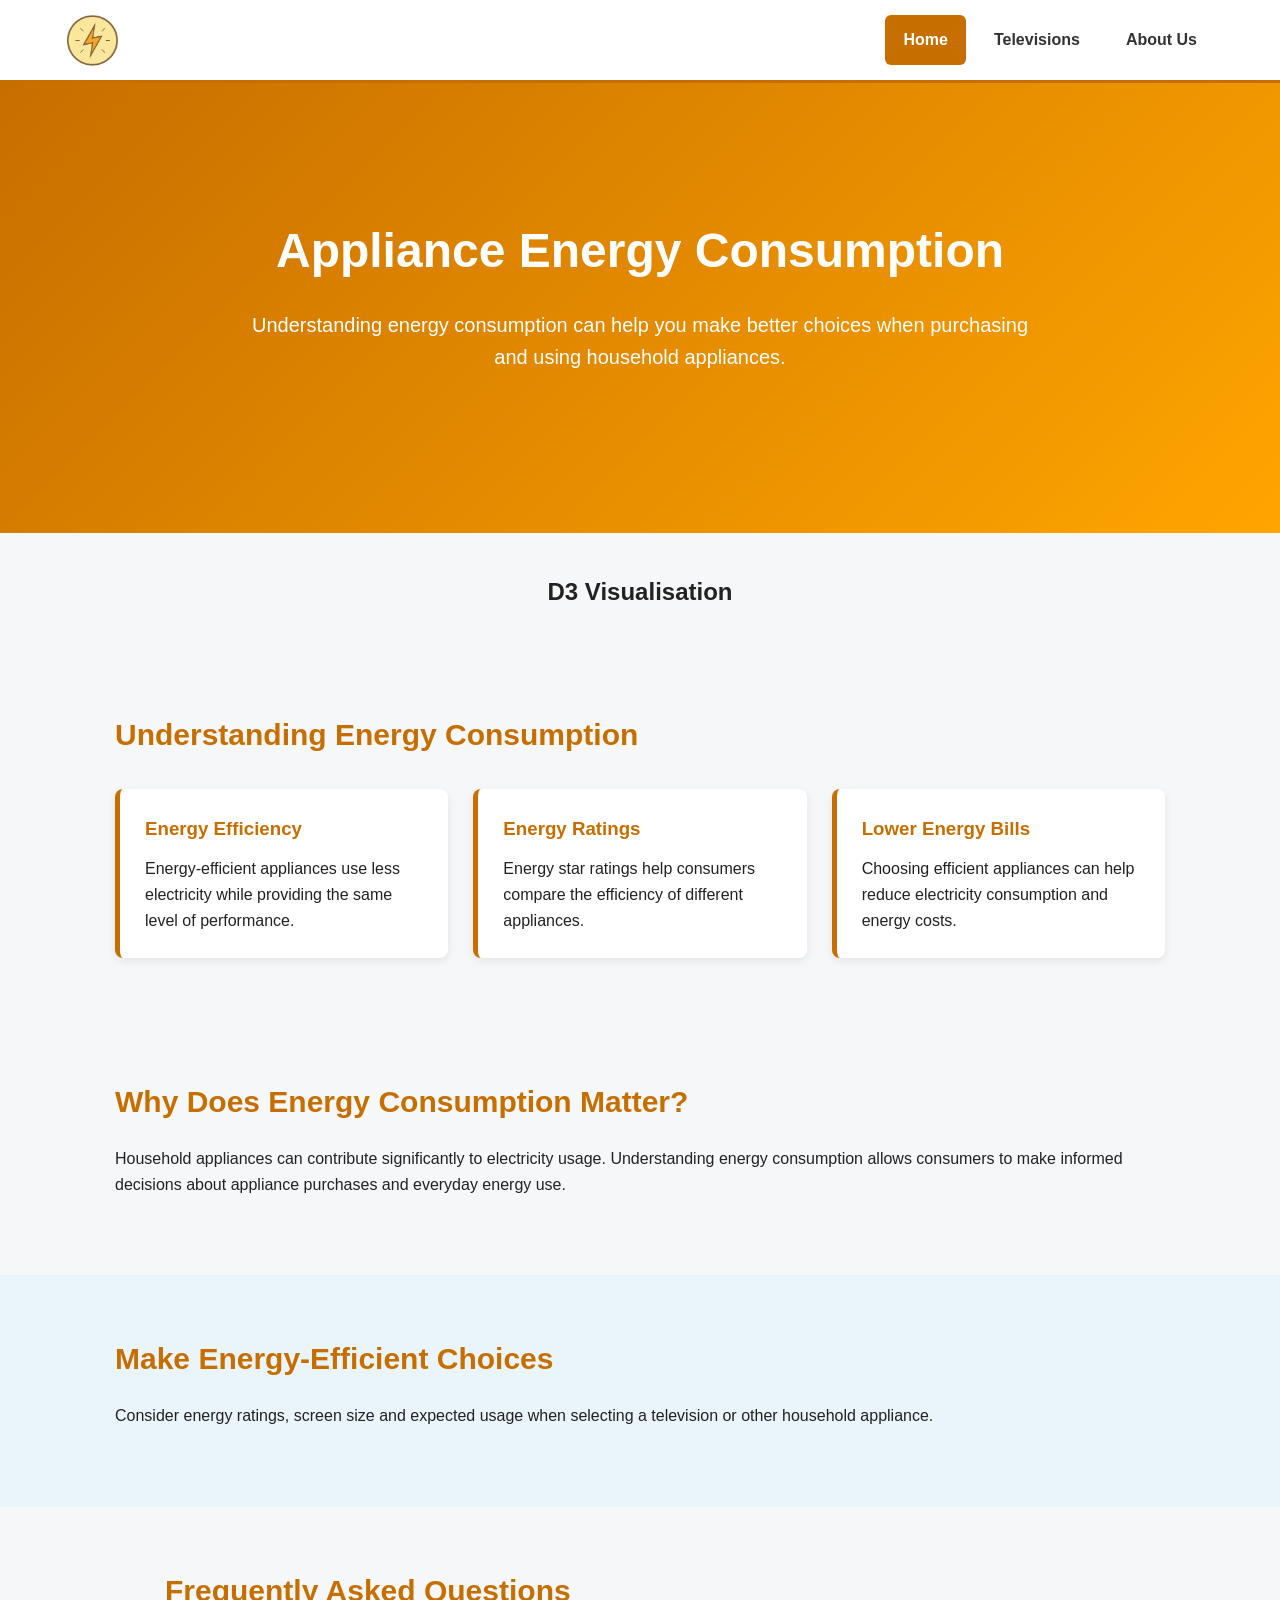
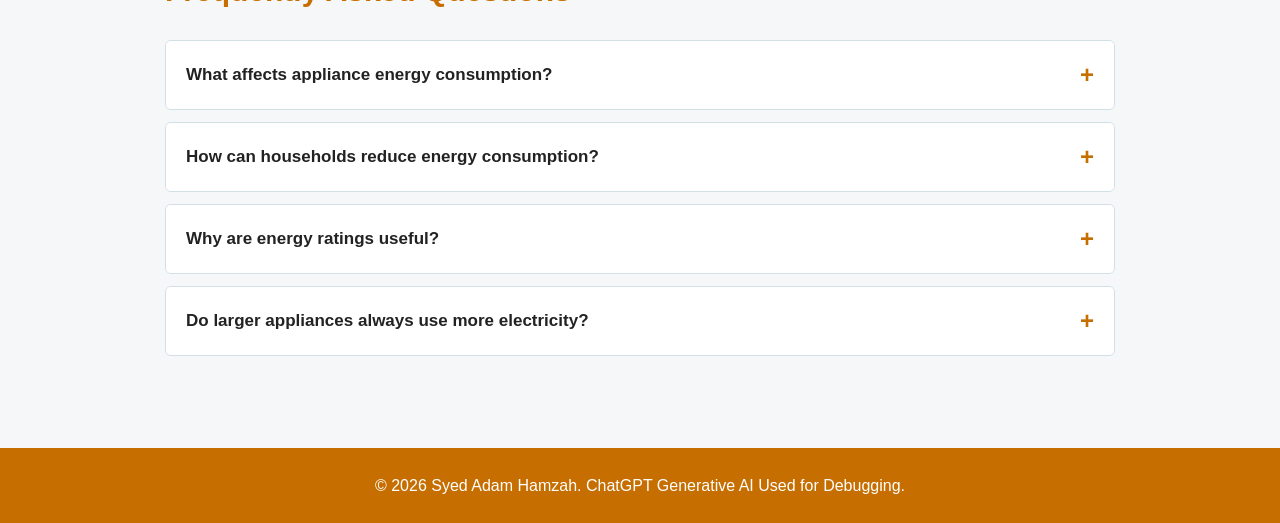
<file: Exercise 4/Exercise 4.3/index.html>
<!DOCTYPE html>
<html lang="en">
<head>
    <meta charset="UTF-8">
    <meta name="viewport" content="width=device-width, initial-scale=1.0">
    <title>Appliance Energy Consumption - Home</title>

    <link rel="stylesheet" href="CSS/style.css">
</head>

<body>

    <header>
        <div class="navbar">
            <a href="index.html" class="logo-link">
                <img src="Images/PowerIcon.png" alt="Power Icon" class="logo">
            </a>

            <nav>
                <ul class="nav-links">
                    <li><a href="index.html" class="active">Home</a></li>
                    <li><a href="televisions.html">Televisions</a></li>
                    <li><a href="about.html">About Us</a></li>
                </ul>
            </nav>
        </div>
    </header>

    <main>

        <section class="hero">
            <div class="hero-content">
                <h1>Appliance Energy Consumption</h1>
                <p>
                    Understanding energy consumption can help you make better
                    choices when purchasing and using household appliances.
                </p>
            </div>
        </section>

        <section class="d3-section">
            <h2>D3 Visualisation</h2>

            <div class="responsive-svg-container"></div>
        </section>

        <section class="content-section">
            <h2>Understanding Energy Consumption</h2>

            <div class="info-cards">

                <div class="info-card">
                    <h3>Energy Efficiency</h3>
                    <p>
                        Energy-efficient appliances use less electricity while
                        providing the same level of performance.
                    </p>
                </div>

                <div class="info-card">
                    <h3>Energy Ratings</h3>
                    <p>
                        Energy star ratings help consumers compare the
                        efficiency of different appliances.
                    </p>
                </div>

                <div class="info-card">
                    <h3>Lower Energy Bills</h3>
                    <p>
                        Choosing efficient appliances can help reduce
                        electricity consumption and energy costs.
                    </p>
                </div>

            </div>
        </section>

        <section class="content-section">
            <h2>Why Does Energy Consumption Matter?</h2>

            <p>
                Household appliances can contribute significantly to
                electricity usage. Understanding energy consumption allows
                consumers to make informed decisions about appliance purchases
                and everyday energy use.
            </p>
        </section>

        <section class="content-section alternate-section">
            <h2>Make Energy-Efficient Choices</h2>

            <p>
                Consider energy ratings, screen size and expected usage when
                selecting a television or other household appliance.
            </p>
        </section>

       <section class="faq-section">

    <h2>
        Frequently Asked Questions
    </h2>

    <div class="faq-item">

        <button class="faq-question">

            What affects appliance energy consumption?

            <span>
                +
            </span>

        </button>

        <div class="faq-answer">

            <p>
                Appliance energy consumption can be affected by the
                appliance's power rating, how frequently it is used,
                how long it operates and its energy efficiency.
            </p>

        </div>

    </div>

    <div class="faq-item">

        <button class="faq-question">

            How can households reduce energy consumption?

            <span>
                +
            </span>

        </button>

        <div class="faq-answer">

            <p>
                Households can reduce energy consumption by choosing
                efficient appliances, switching appliances off when
                they are not needed and reducing unnecessary usage.
            </p>

        </div>

    </div>

    <div class="faq-item">

        <button class="faq-question">

            Why are energy ratings useful?

            <span>
                +
            </span>

        </button>

        <div class="faq-answer">

            <p>
                Energy ratings provide consumers with information that
                can help them compare the expected efficiency of
                different appliances before making a purchase.
            </p>

        </div>

    </div>

    <div class="faq-item">

        <button class="faq-question">

            Do larger appliances always use more electricity?

            <span>
                +
            </span>

        </button>

        <div class="faq-answer">

            <p>
                Not necessarily. Energy consumption depends on the
                appliance's efficiency, power rating and usage patterns,
                rather than size alone.
            </p>

        </div>

    </div>

</section>
    </main>

    <footer>
        <p>
            &copy; <span id="current-year"></span>
            Syed Adam Hamzah. ChatGPT Generative AI Used for Debugging.
        </p>
    </footer>

    <script src="https://d3js.org/d3.v7.min.js"></script>
    <script src="JS/main.js"></script>
    <script src="JS/script.js"></script>

</body>
</html>
</file>
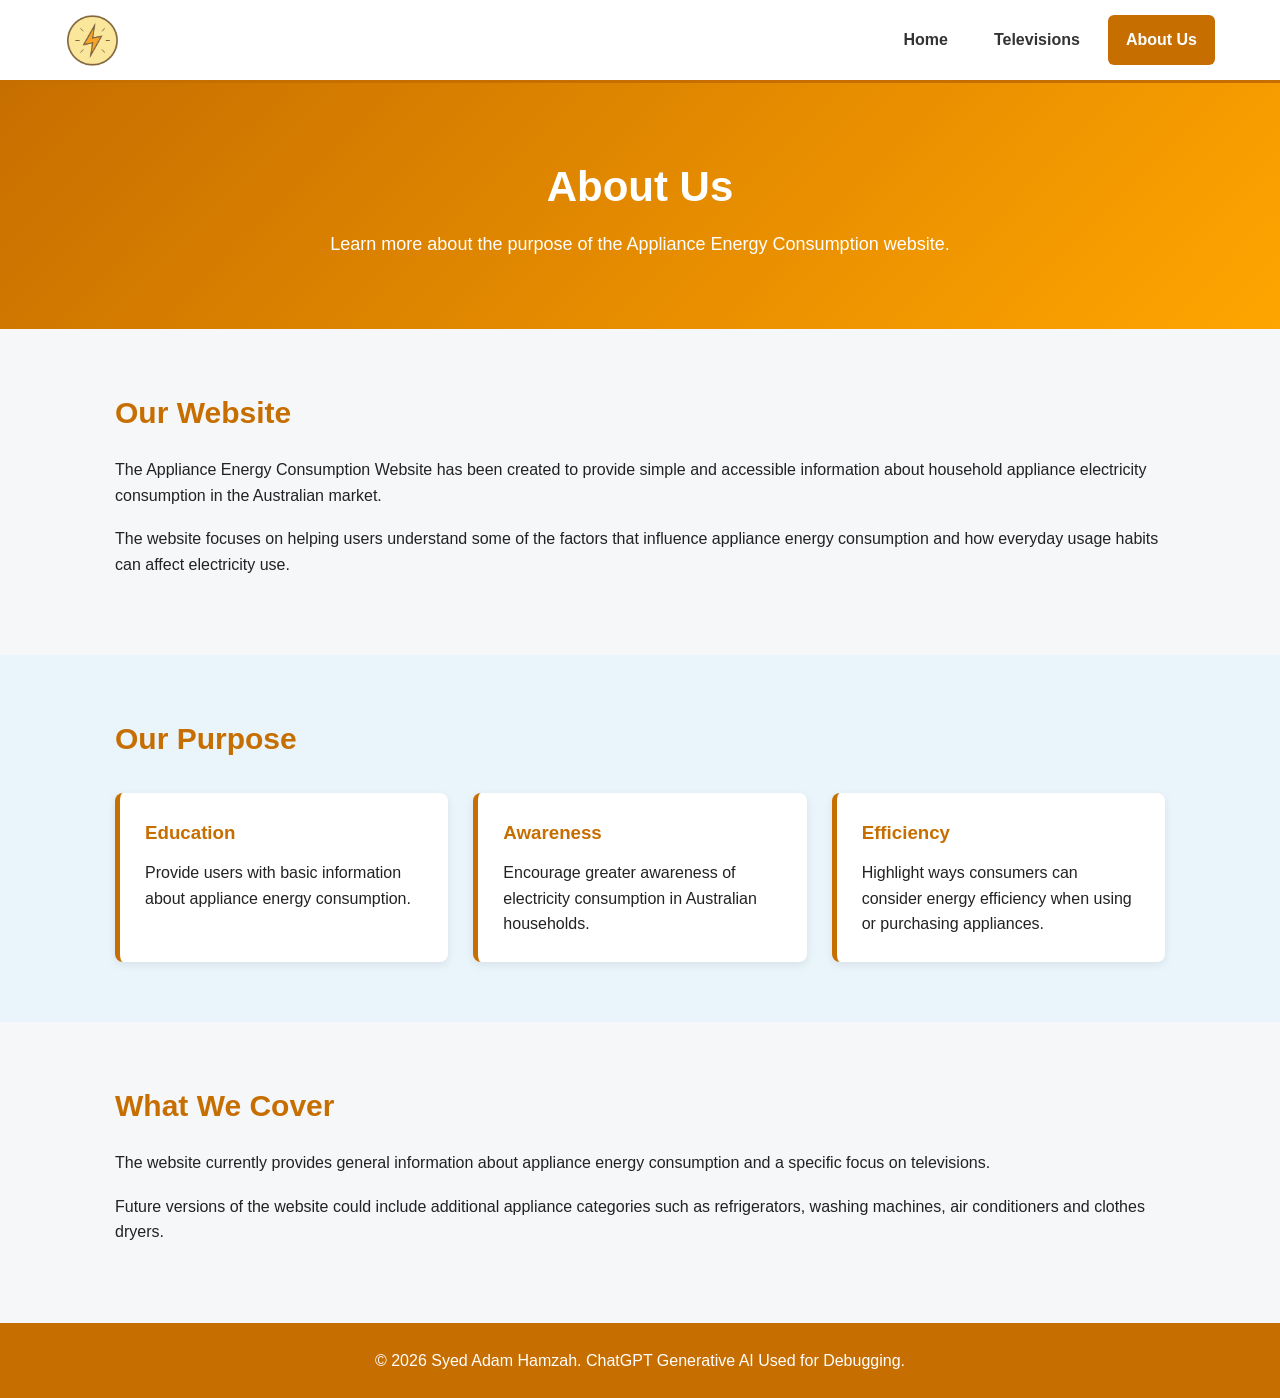
<file: Exercise 0.2/about.html>
<!DOCTYPE html>
<html lang="en">
<head>
    <meta charset="UTF-8">
    <meta name="viewport" content="width=device-width, initial-scale=1.0">
    <title>Appliance Energy Consumption - About Us</title>
    <link rel="stylesheet" href="CSS/style.css">
</head>
<body>

    <header>
        <nav class="navbar">
            <a href="index.html" class="logo-link">
                <img src="Images/PowerIcon.png" alt="Power Logo" class="logo">
            </a>

            <ul class="nav-links">
                <li><a href="index.html">Home</a></li>
                <li><a href="televisions.html">Televisions</a></li>
                <li><a href="about.html" class="active">About Us</a></li>
            </ul>
        </nav>
    </header>

    <main>

        <section class="page-header">
            <h1>About Us</h1>
            <p>
                Learn more about the purpose of the Appliance Energy
                Consumption website.
            </p>
        </section>

        <section class="content-section">

            <h2>Our Website</h2>

            <p>
                The Appliance Energy Consumption Website has been created to
                provide simple and accessible information about household
                appliance electricity consumption in the Australian market.
            </p>

            <p>
                The website focuses on helping users understand some of the
                factors that influence appliance energy consumption and how
                everyday usage habits can affect electricity use.
            </p>

        </section>

        <section class="content-section alternate-section">

            <h2>Our Purpose</h2>

            <div class="info-cards">

                <div class="info-card">
                    <h3>Education</h3>
                    <p>
                        Provide users with basic information about appliance
                        energy consumption.
                    </p>
                </div>

                <div class="info-card">
                    <h3>Awareness</h3>
                    <p>
                        Encourage greater awareness of electricity consumption
                        in Australian households.
                    </p>
                </div>

                <div class="info-card">
                    <h3>Efficiency</h3>
                    <p>
                        Highlight ways consumers can consider energy efficiency
                        when using or purchasing appliances.
                    </p>
                </div>

            </div>

        </section>

        <section class="content-section">

            <h2>What We Cover</h2>

            <p>
                The website currently provides general information about
                appliance energy consumption and a specific focus on
                televisions.
            </p>

            <p>
                Future versions of the website could include additional
                appliance categories such as refrigerators, washing machines,
                air conditioners and clothes dryers.
            </p>

        </section>



    </main>

    <footer>
        <p>&copy; <span id="current-year"></span> Syed Adam Hamzah. ChatGPT Generative AI Used for Debugging.</p>
    </footer>

    <script src="JS/script.js"></script>

</body>
</html>
</file>
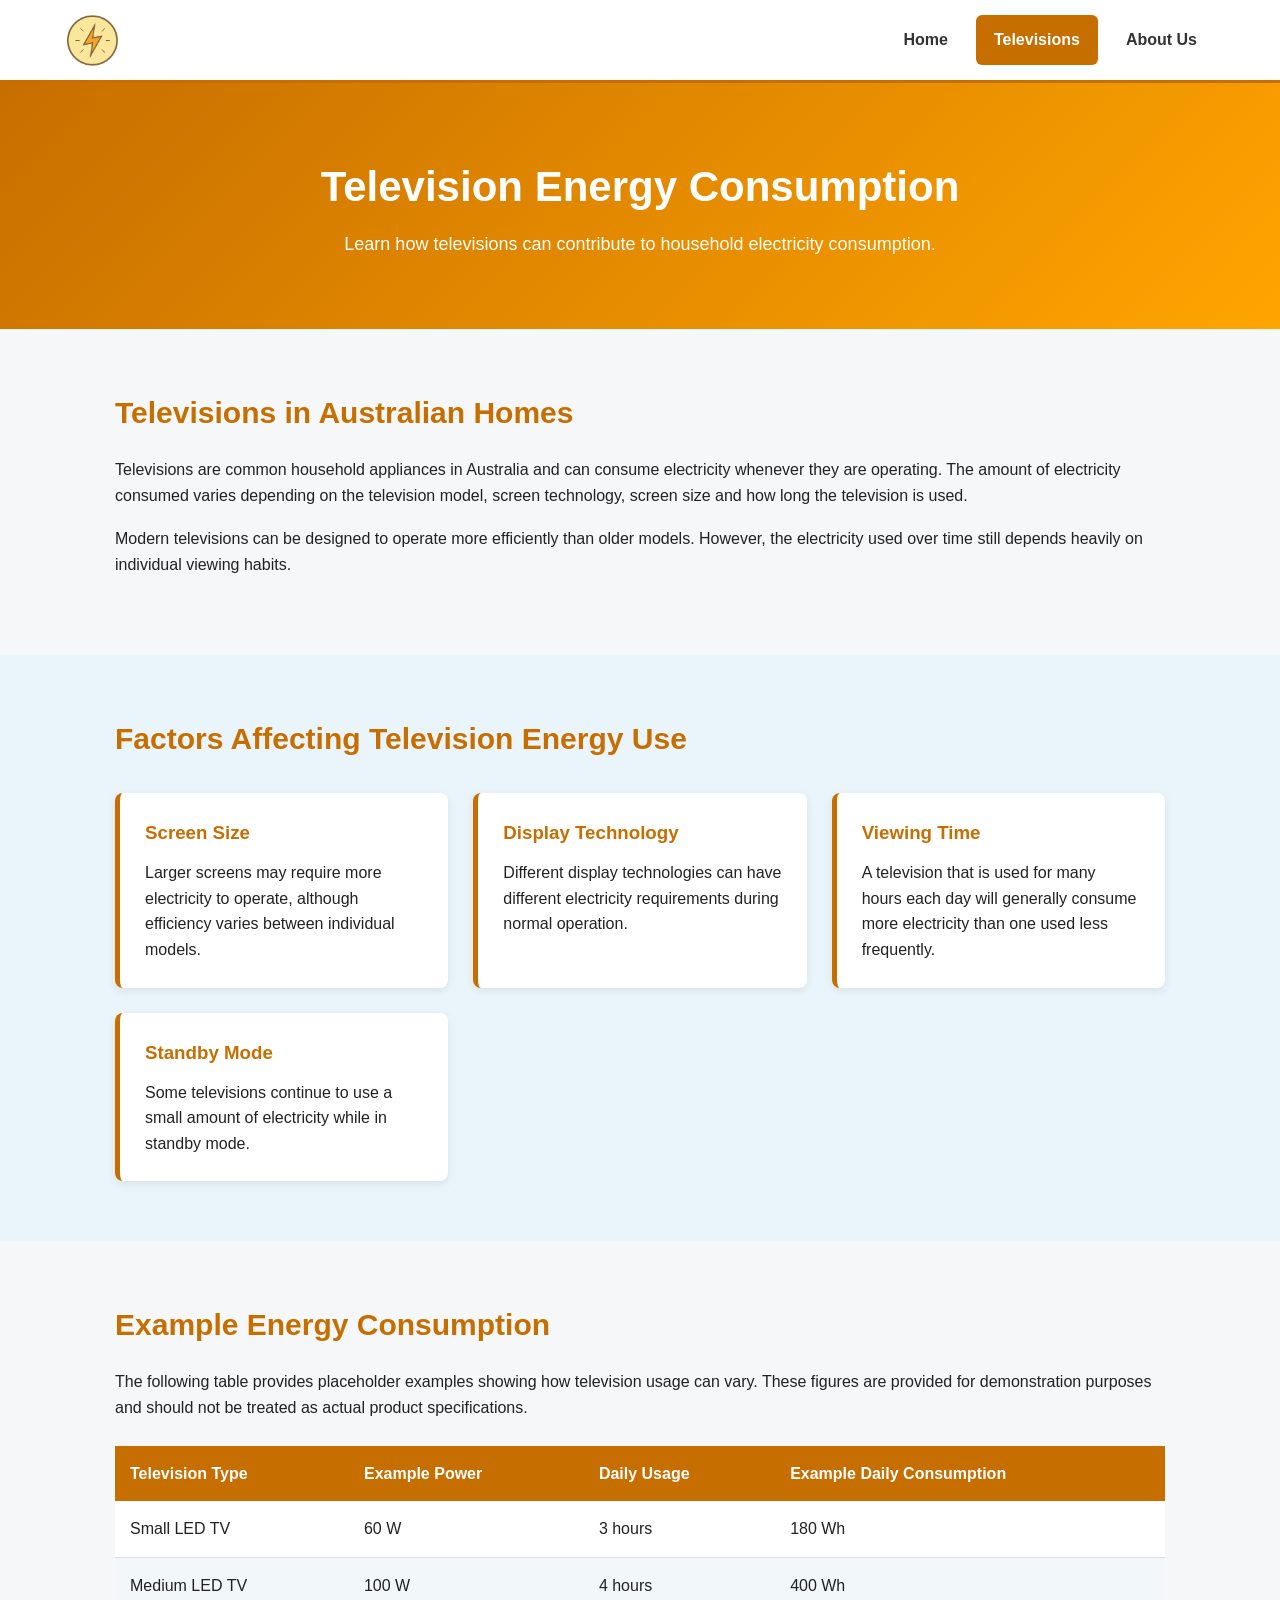
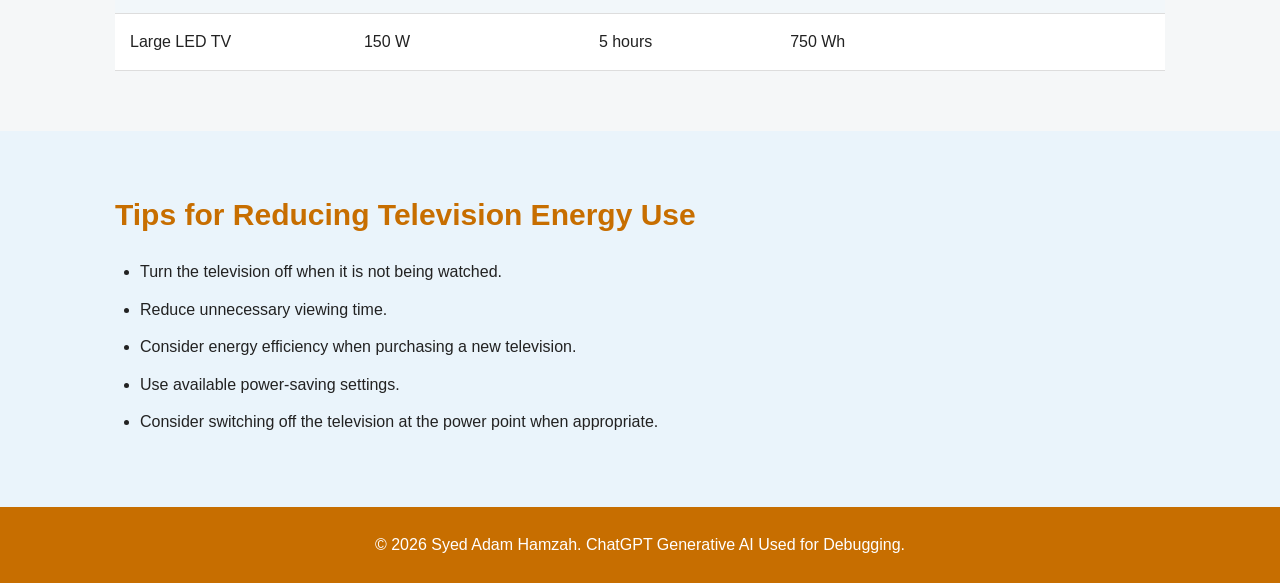
<file: Exercise 0.2/televisions.html>
<!DOCTYPE html>
<html lang="en">
<head>
    <meta charset="UTF-8">
    <meta name="viewport" content="width=device-width, initial-scale=1.0">
    <title>Appliance Energy Consumption - Televisions</title>
    <link rel="stylesheet" href="CSS/style.css">
</head>
<body>

    <header>
        <nav class="navbar">
            <a href="index.html" class="logo-link">
                <img src="Images/PowerIcon.png" alt="Power Logo" class="logo">
            </a>

            <ul class="nav-links">
                <li><a href="index.html">Home</a></li>
                <li><a href="televisions.html" class="active">Televisions</a></li>
                <li><a href="about.html">About Us</a></li>
            </ul>
        </nav>
    </header>

    <main>

        <section class="page-header">
            <h1>Television Energy Consumption</h1>
            <p>
                Learn how televisions can contribute to household electricity
                consumption.
            </p>
        </section>

        <section class="content-section">

            <h2>Televisions in Australian Homes</h2>

            <p>
                Televisions are common household appliances in Australia and
                can consume electricity whenever they are operating. The amount
                of electricity consumed varies depending on the television
                model, screen technology, screen size and how long the
                television is used.
            </p>

            <p>
                Modern televisions can be designed to operate more efficiently
                than older models. However, the electricity used over time
                still depends heavily on individual viewing habits.
            </p>

        </section>

        <section class="content-section alternate-section">

            <h2>Factors Affecting Television Energy Use</h2>

            <div class="info-cards">

                <div class="info-card">
                    <h3>Screen Size</h3>
                    <p>
                        Larger screens may require more electricity to operate,
                        although efficiency varies between individual models.
                    </p>
                </div>

                <div class="info-card">
                    <h3>Display Technology</h3>
                    <p>
                        Different display technologies can have different
                        electricity requirements during normal operation.
                    </p>
                </div>

                <div class="info-card">
                    <h3>Viewing Time</h3>
                    <p>
                        A television that is used for many hours each day will
                        generally consume more electricity than one used less
                        frequently.
                    </p>
                </div>

                <div class="info-card">
                    <h3>Standby Mode</h3>
                    <p>
                        Some televisions continue to use a small amount of
                        electricity while in standby mode.
                    </p>
                </div>

            </div>

        </section>

        <section class="content-section">

            <h2>Example Energy Consumption</h2>

            <p>
                The following table provides placeholder examples showing how
                television usage can vary. These figures are provided for
                demonstration purposes and should not be treated as actual
                product specifications.
            </p>

            <div class="table-container">
                <table>
                    <thead>
                        <tr>
                            <th>Television Type</th>
                            <th>Example Power</th>
                            <th>Daily Usage</th>
                            <th>Example Daily Consumption</th>
                        </tr>
                    </thead>

                    <tbody>
                        <tr>
                            <td>Small LED TV</td>
                            <td>60 W</td>
                            <td>3 hours</td>
                            <td>180 Wh</td>
                        </tr>

                        <tr>
                            <td>Medium LED TV</td>
                            <td>100 W</td>
                            <td>4 hours</td>
                            <td>400 Wh</td>
                        </tr>

                        <tr>
                            <td>Large LED TV</td>
                            <td>150 W</td>
                            <td>5 hours</td>
                            <td>750 Wh</td>
                        </tr>

                    </tbody>
                </table>
            </div>

        </section>

        <section class="content-section alternate-section">

            <h2>Tips for Reducing Television Energy Use</h2>

            <ul class="tips-list">
                <li>Turn the television off when it is not being watched.</li>
                <li>Reduce unnecessary viewing time.</li>
                <li>Consider energy efficiency when purchasing a new television.</li>
                <li>Use available power-saving settings.</li>
                <li>Consider switching off the television at the power point when appropriate.</li>
            </ul>

        </section>

    </main>

    <footer>
        <p>&copy; <span id="current-year"></span> Syed Adam Hamzah. ChatGPT Generative AI Used for Debugging.</p>
    </footer>

    <script src="JS/script.js"></script>

</body>
</html>
</file>
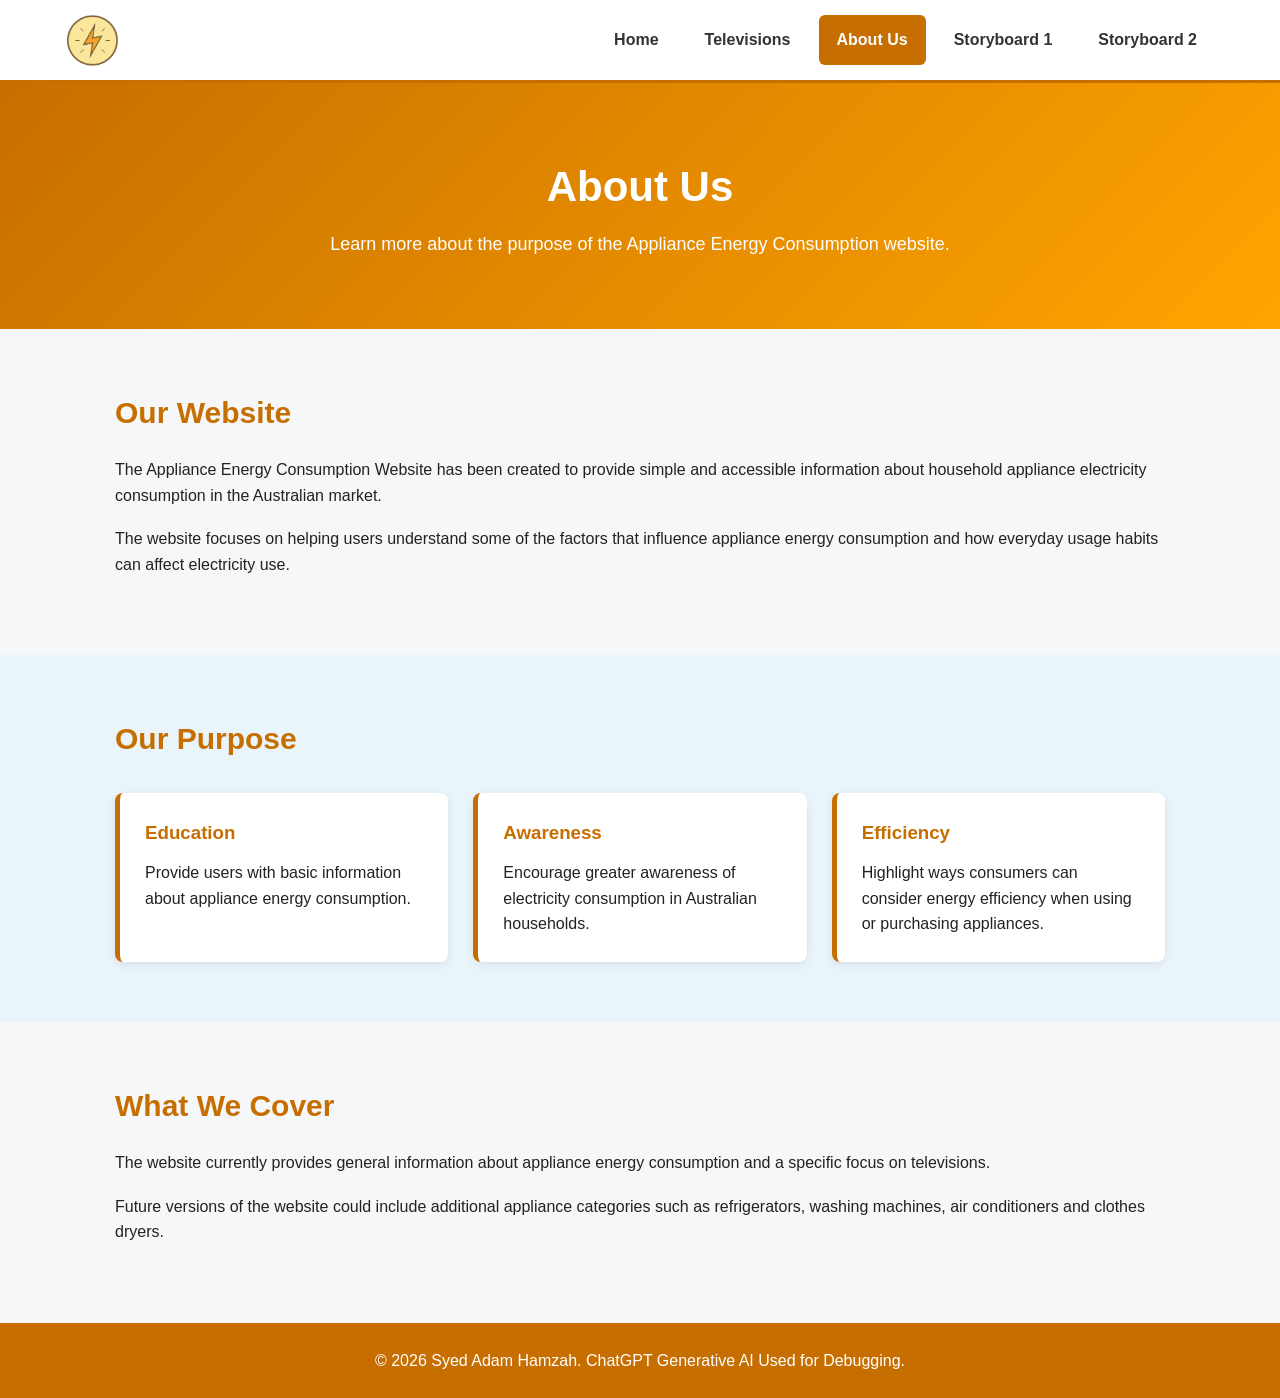
<file: Exercise 3/about.html>
<!DOCTYPE html>
<html lang="en">
<head>
    <meta charset="UTF-8">
    <meta name="viewport" content="width=device-width, initial-scale=1.0">
    <title>Appliance Energy Consumption - About Us</title>
    <link rel="stylesheet" href="CSS/style.css">
</head>
<body>

    <header>
        <nav class="navbar">
            <a href="index.html" class="logo-link">
                <img src="Images/PowerIcon.png" alt="Power Logo" class="logo">
            </a>

            <ul class="nav-links">
                <li><a href="index.html">Home</a></li>
                <li><a href="televisions.html">Televisions</a></li>
                <li><a href="about.html" class="active">About Us</a></li>
                <li><a href="storyboard1.html">Storyboard 1</a></li>
                <li><a href="storyboard2.html">Storyboard 2</a></li>
            </ul>
        </nav>
    </header>

    <main>

        <section class="page-header">
            <h1>About Us</h1>
            <p>
                Learn more about the purpose of the Appliance Energy
                Consumption website.
            </p>
        </section>

        <section class="content-section">

            <h2>Our Website</h2>

            <p>
                The Appliance Energy Consumption Website has been created to
                provide simple and accessible information about household
                appliance electricity consumption in the Australian market.
            </p>

            <p>
                The website focuses on helping users understand some of the
                factors that influence appliance energy consumption and how
                everyday usage habits can affect electricity use.
            </p>

        </section>

        <section class="content-section alternate-section">

            <h2>Our Purpose</h2>

            <div class="info-cards">

                <div class="info-card">
                    <h3>Education</h3>
                    <p>
                        Provide users with basic information about appliance
                        energy consumption.
                    </p>
                </div>

                <div class="info-card">
                    <h3>Awareness</h3>
                    <p>
                        Encourage greater awareness of electricity consumption
                        in Australian households.
                    </p>
                </div>

                <div class="info-card">
                    <h3>Efficiency</h3>
                    <p>
                        Highlight ways consumers can consider energy efficiency
                        when using or purchasing appliances.
                    </p>
                </div>

            </div>

        </section>

        <section class="content-section">

            <h2>What We Cover</h2>

            <p>
                The website currently provides general information about
                appliance energy consumption and a specific focus on
                televisions.
            </p>

            <p>
                Future versions of the website could include additional
                appliance categories such as refrigerators, washing machines,
                air conditioners and clothes dryers.
            </p>

        </section>



    </main>

    <footer>
        <p>&copy; <span id="current-year"></span> Syed Adam Hamzah. ChatGPT Generative AI Used for Debugging.</p>
    </footer>

    <script src="JS/script.js"></script>

</body>
</html>
</file>
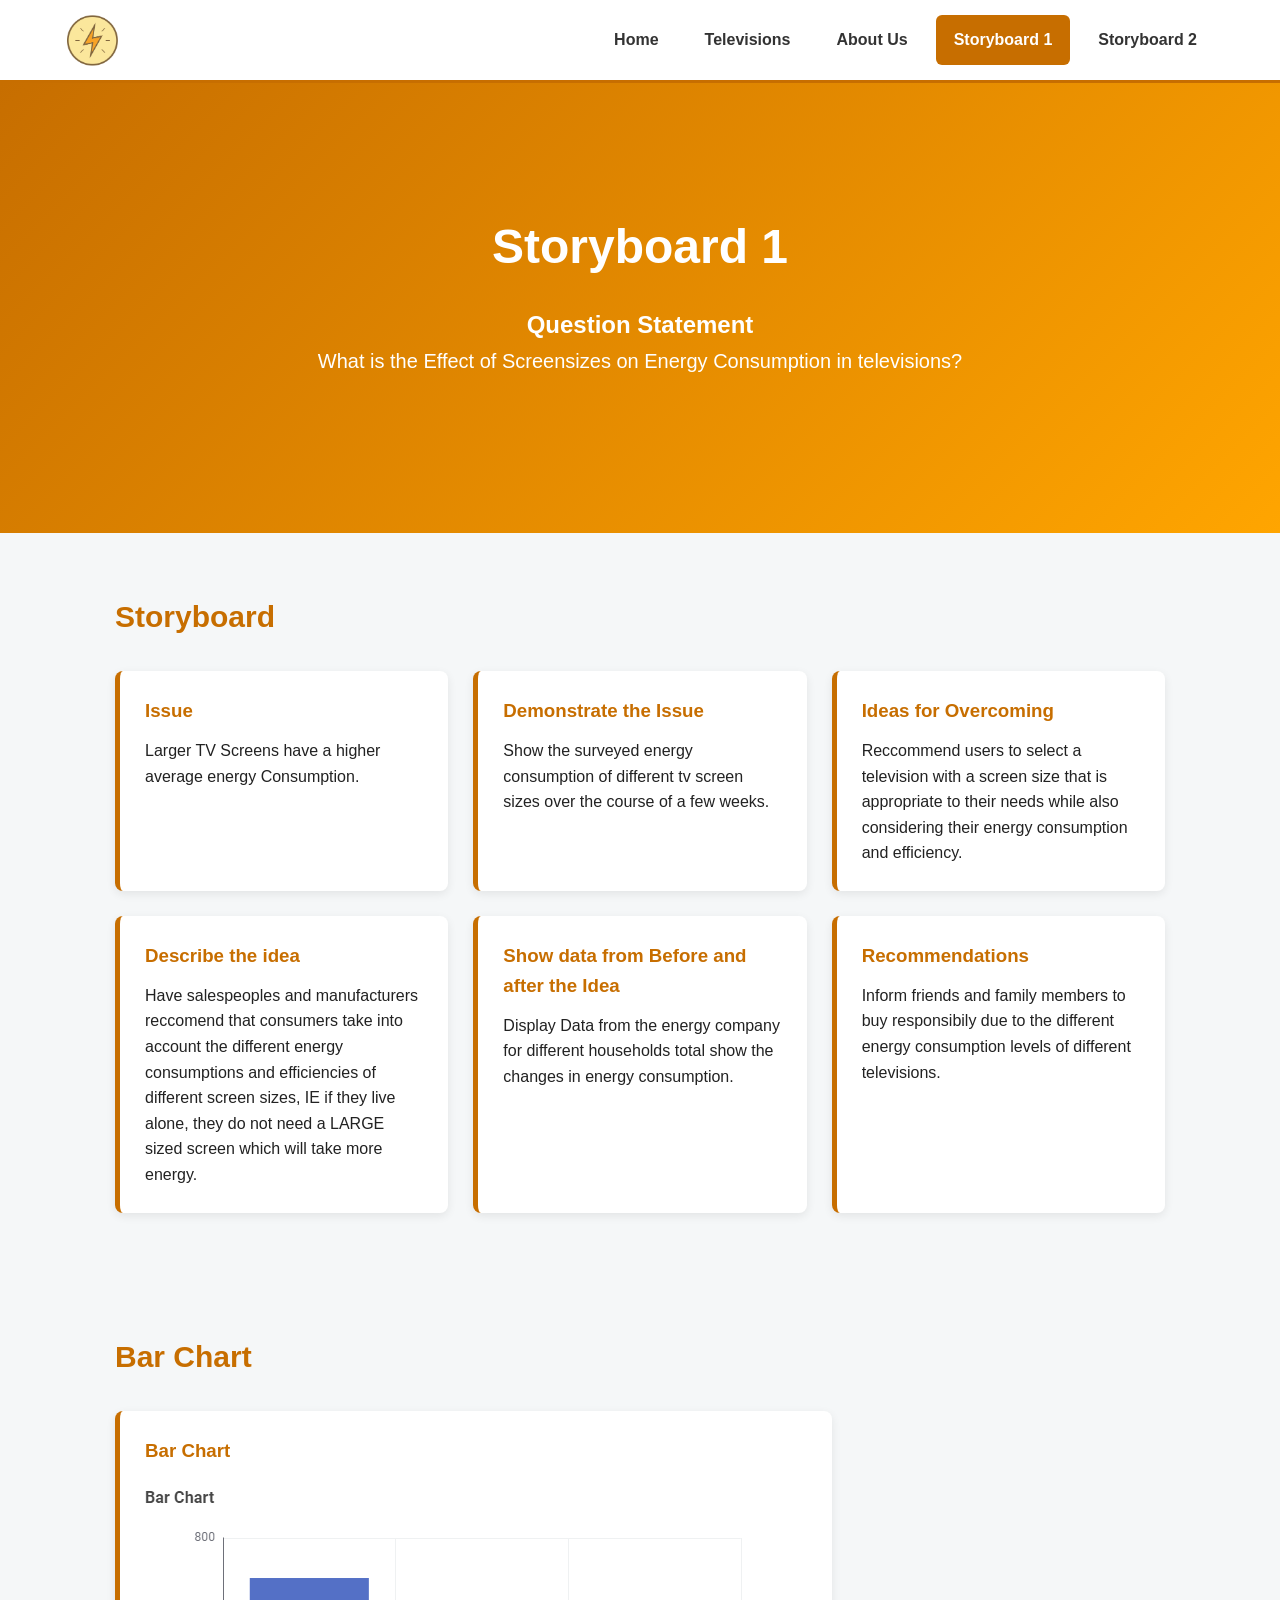
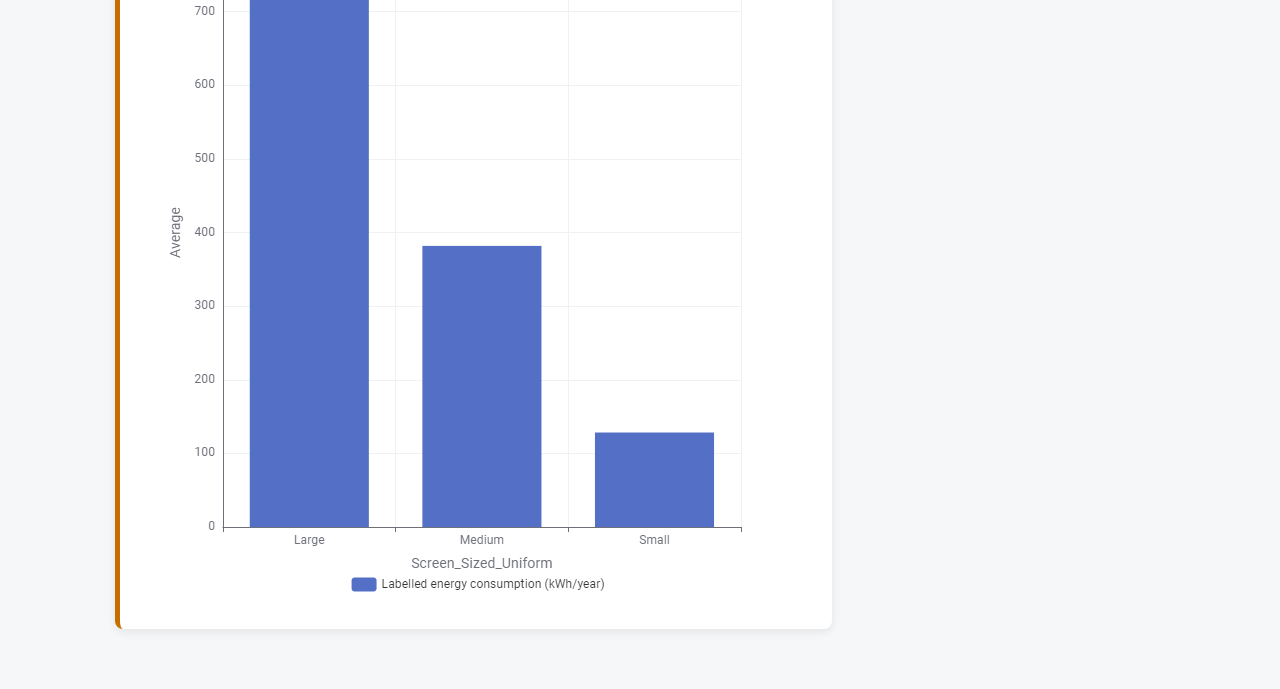
<file: Exercise 3/storyboard1.html>
<!DOCTYPE html>
<html lang="en">
<head>
    <meta charset="UTF-8">
    <meta name="viewport" content="width=device-width, initial-scale=1.0">
    <title>Appliance Energy Consumption - Storyboard 1</title>
    <link rel="stylesheet" href="CSS/style.css">
</head>
<body>
        <header>
        <nav class="navbar">
            <a href="index.html" class="logo-link">
                <img src="Images/PowerIcon.png" alt="Power Logo" class="logo">
            </a>

            <ul class="nav-links">
                <li><a href="index.html">Home</a></li>
                <li><a href="televisions.html">Televisions</a></li>
                <li><a href="about.html">About Us</a></li>
                <li><a href="storyboard1.html" class="active">Storyboard 1</a></li>
                <li><a href="storyboard2.html">Storyboard 2</a></li>
            </ul>
        </nav>
    </header>

 <main>

        <section class="hero">
            <div class="hero-content">
                <h1>Storyboard 1</h1>
                <h2> Question Statement</h2>
                <p>
                    What is the Effect of Screensizes on Energy Consumption in televisions?
                </p>
            </div>
        </section>

        <section class="content-section">
            <h2>Storyboard</h2>

            <div class="info-cards">

                <div class="info-card">
                    <h3>Issue</h3>
                    <p>
                       Larger TV Screens have a higher average energy Consumption.
                    </p>
                </div>

                <div class="info-card">
                    <h3>Demonstrate the Issue</h3>
                    <p>
                       Show the surveyed energy consumption of different tv screen sizes over the course of a few weeks.
                    </p>
                </div>

                <div class="info-card">
                    <h3>Ideas for Overcoming</h3>
                    <p>
                        Reccommend users to select a television with a screen size that is appropriate to their needs
                        while also considering their energy consumption and efficiency.
                    </p>
                </div>

                <div class="info-card">
                    <h3>Describe the idea</h3>
                    <p>
                        Have salespeoples and manufacturers reccomend that consumers take into account the 
                        different energy consumptions and efficiencies of different screen sizes, IE
                        if they live alone, they do not need a LARGE sized screen which will take more energy.
                    </p>
                </div>

                <div class="info-card">
                    <h3>Show data from Before and after the Idea</h3>
                    <p> Display Data from the energy company for different households total
                        show the changes in energy consumption.
                    </p>
                </div>

                <div class="info-card">
                    <h3> Recommendations</h3>
                    <p> Inform friends and family members to buy responsibily due to the 
                        different energy consumption levels of different televisions.
                    </p>
                </div>
                

            </div>
        </section>
                <section class="content-section">
            <h2>Bar Chart</h2>

            <div class="info-cards">

                <div class="info-card">
                    <h3>Bar Chart</h3>
                    <img src="Images/Bar Chart.png" alt="Power Logo">
                </div>
                

            </div>
        </section>
        </main>
</body>
</file>
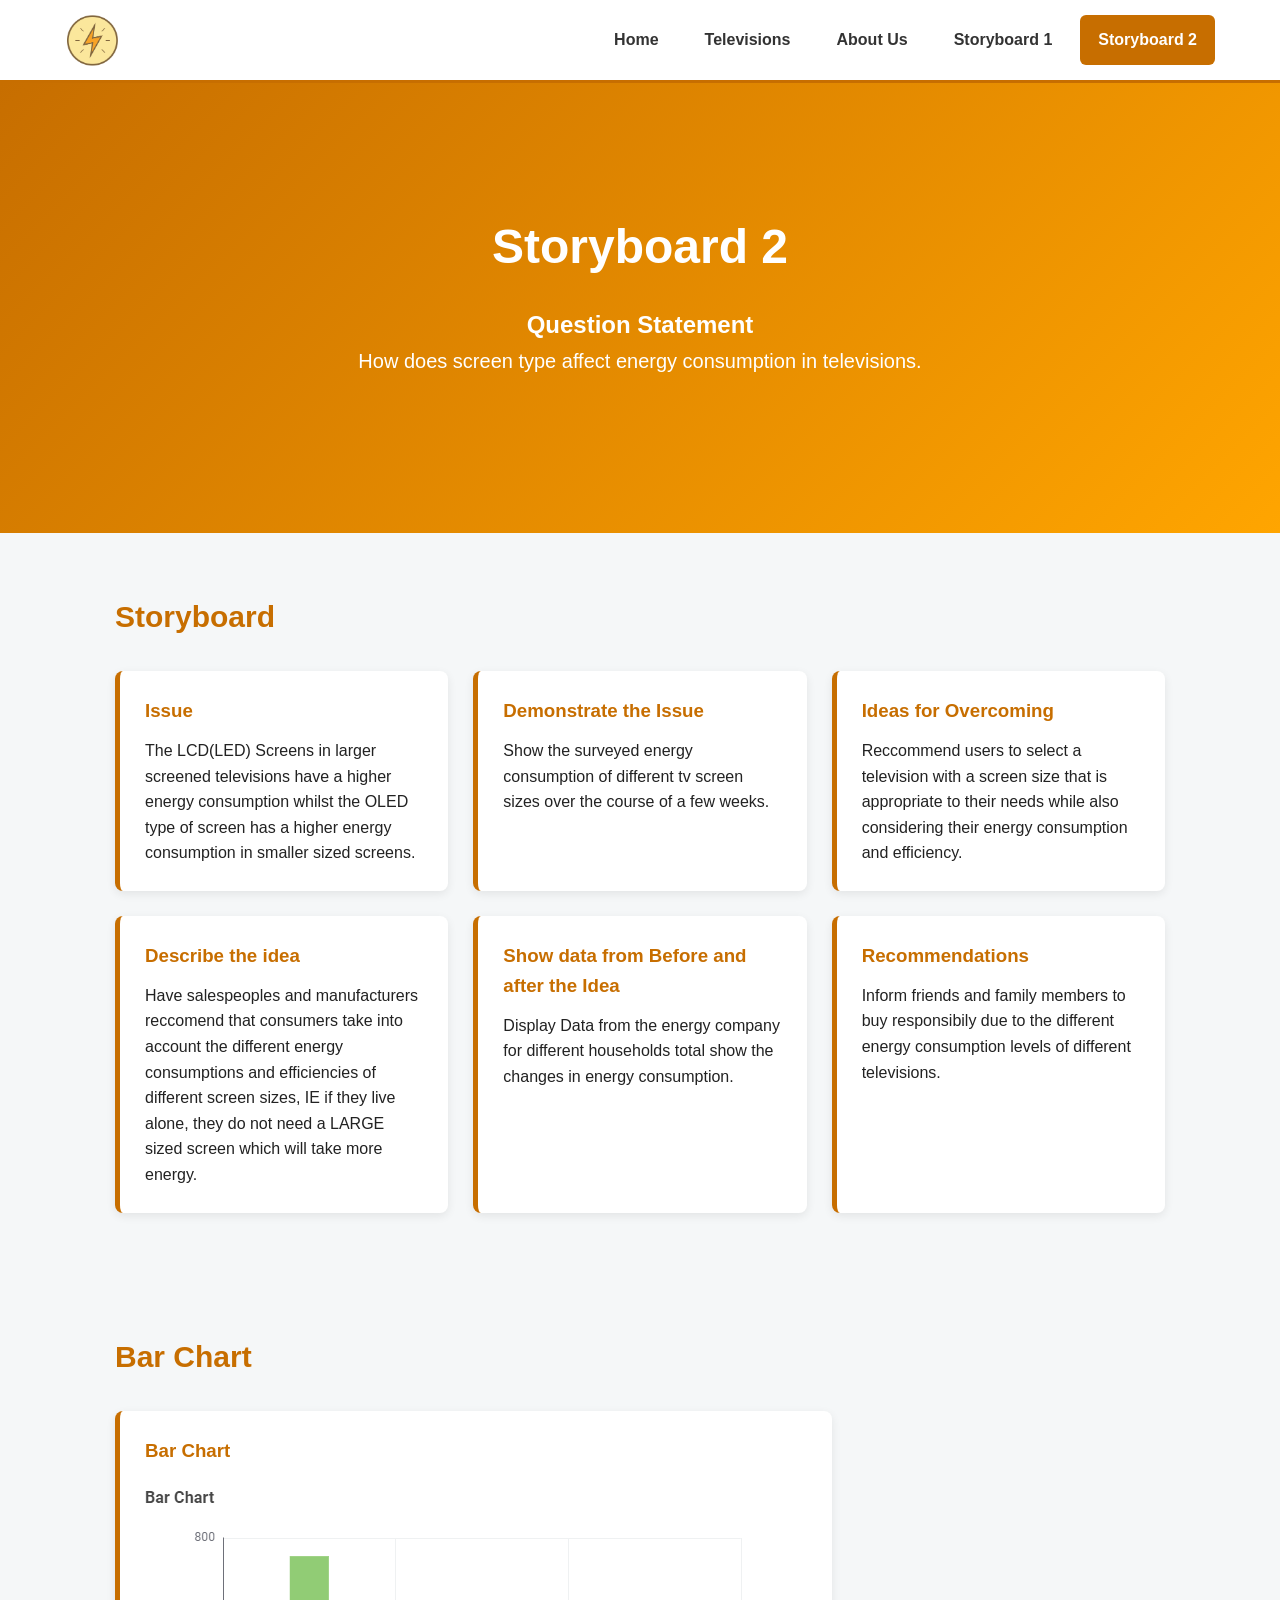
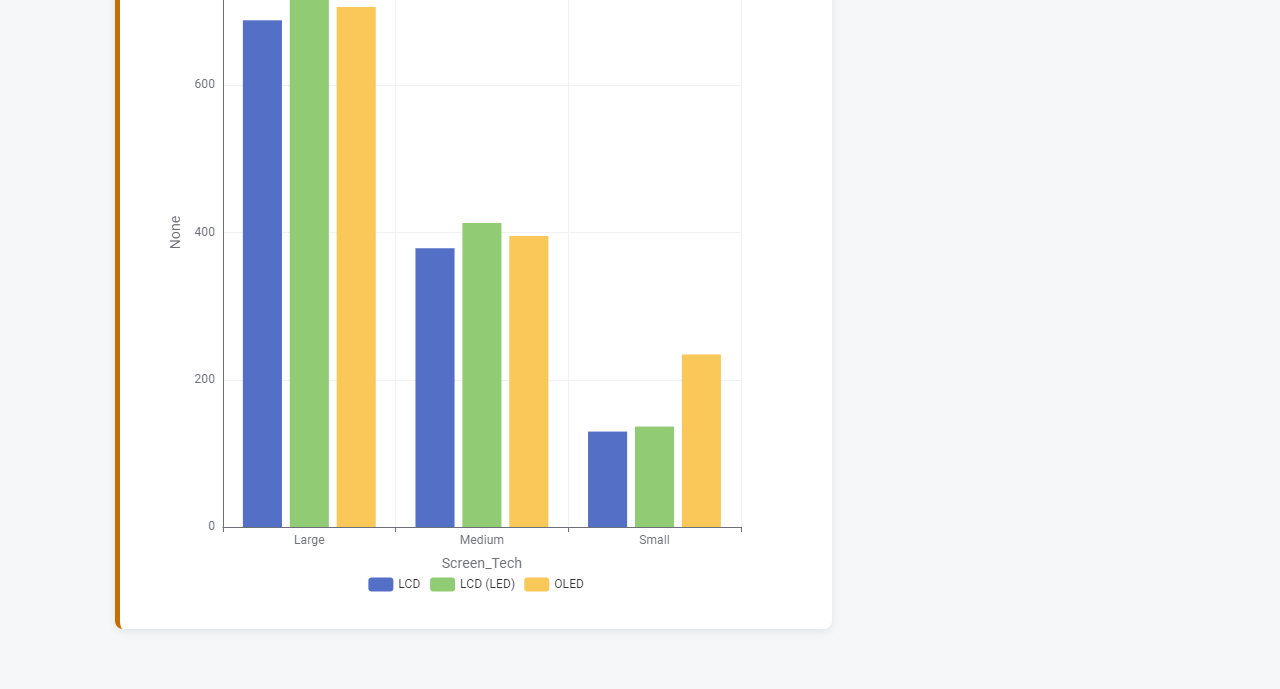
<file: Exercise 3/storyboard2.html>
<!DOCTYPE html>
<html lang="en">
<head>
    <meta charset="UTF-8">
    <meta name="viewport" content="width=device-width, initial-scale=1.0">
    <title>Appliance Energy Consumption - Storyboard 1</title>
    <link rel="stylesheet" href="CSS/style.css">
</head>
<body>
        <header>
        <nav class="navbar">
            <a href="index.html" class="logo-link">
                <img src="Images/PowerIcon.png" alt="Power Logo" class="logo">
            </a>

            <ul class="nav-links">
                <li><a href="index.html">Home</a></li>
                <li><a href="televisions.html">Televisions</a></li>
                <li><a href="about.html">About Us</a></li>
                <li><a href="storyboard1.html">Storyboard 1</a></li>
                <li><a href="storyboard2.html" class="active">Storyboard 2</a></li>
            </ul>
        </nav>
    </header>

 <main>

        <section class="hero">
            <div class="hero-content">
                <h1>Storyboard 2</h1>
                <h2> Question Statement</h2>
                <p>
                    How does screen type affect energy consumption in televisions.
                </p>
            </div>
        </section>

        <section class="content-section">
            <h2>Storyboard</h2>

            <div class="info-cards">

                <div class="info-card">
                    <h3>Issue</h3>
                    <p>
                       The LCD(LED) Screens in larger screened televisions have a higher energy consumption
                       whilst the OLED type of screen has a higher energy consumption in smaller sized screens.
                    </p>
                </div>

                <div class="info-card">
                    <h3>Demonstrate the Issue</h3>
                    <p>
                       Show the surveyed energy consumption of different tv screen sizes over the course of a few weeks.
                    </p>
                </div>

                <div class="info-card">
                    <h3>Ideas for Overcoming</h3>
                    <p>
                        Reccommend users to select a television with a screen size that is appropriate to their needs
                        while also considering their energy consumption and efficiency.
                    </p>
                </div>

                <div class="info-card">
                    <h3>Describe the idea</h3>
                    <p>
                        Have salespeoples and manufacturers reccomend that consumers take into account the 
                        different energy consumptions and efficiencies of different screen sizes, IE
                        if they live alone, they do not need a LARGE sized screen which will take more energy.
                    </p>
                </div>

                <div class="info-card">
                    <h3>Show data from Before and after the Idea</h3>
                    <p> Display Data from the energy company for different households total
                        show the changes in energy consumption.
                    </p>
                </div>

                <div class="info-card">
                    <h3> Recommendations</h3>
                    <p> Inform friends and family members to buy responsibily due to the 
                        different energy consumption levels of different televisions.
                    </p>
                </div>
                

            </div>
        </section>
                <section class="content-section">
            <h2>Bar Chart</h2>

            <div class="info-cards">

                <div class="info-card">
                    <h3>Bar Chart</h3>
                    <img src="Images/ScreenTypeVsEnergy.png" alt="Power Logo">
                </div>
                

            </div>
        </section>
        </main>
</body>
</file>
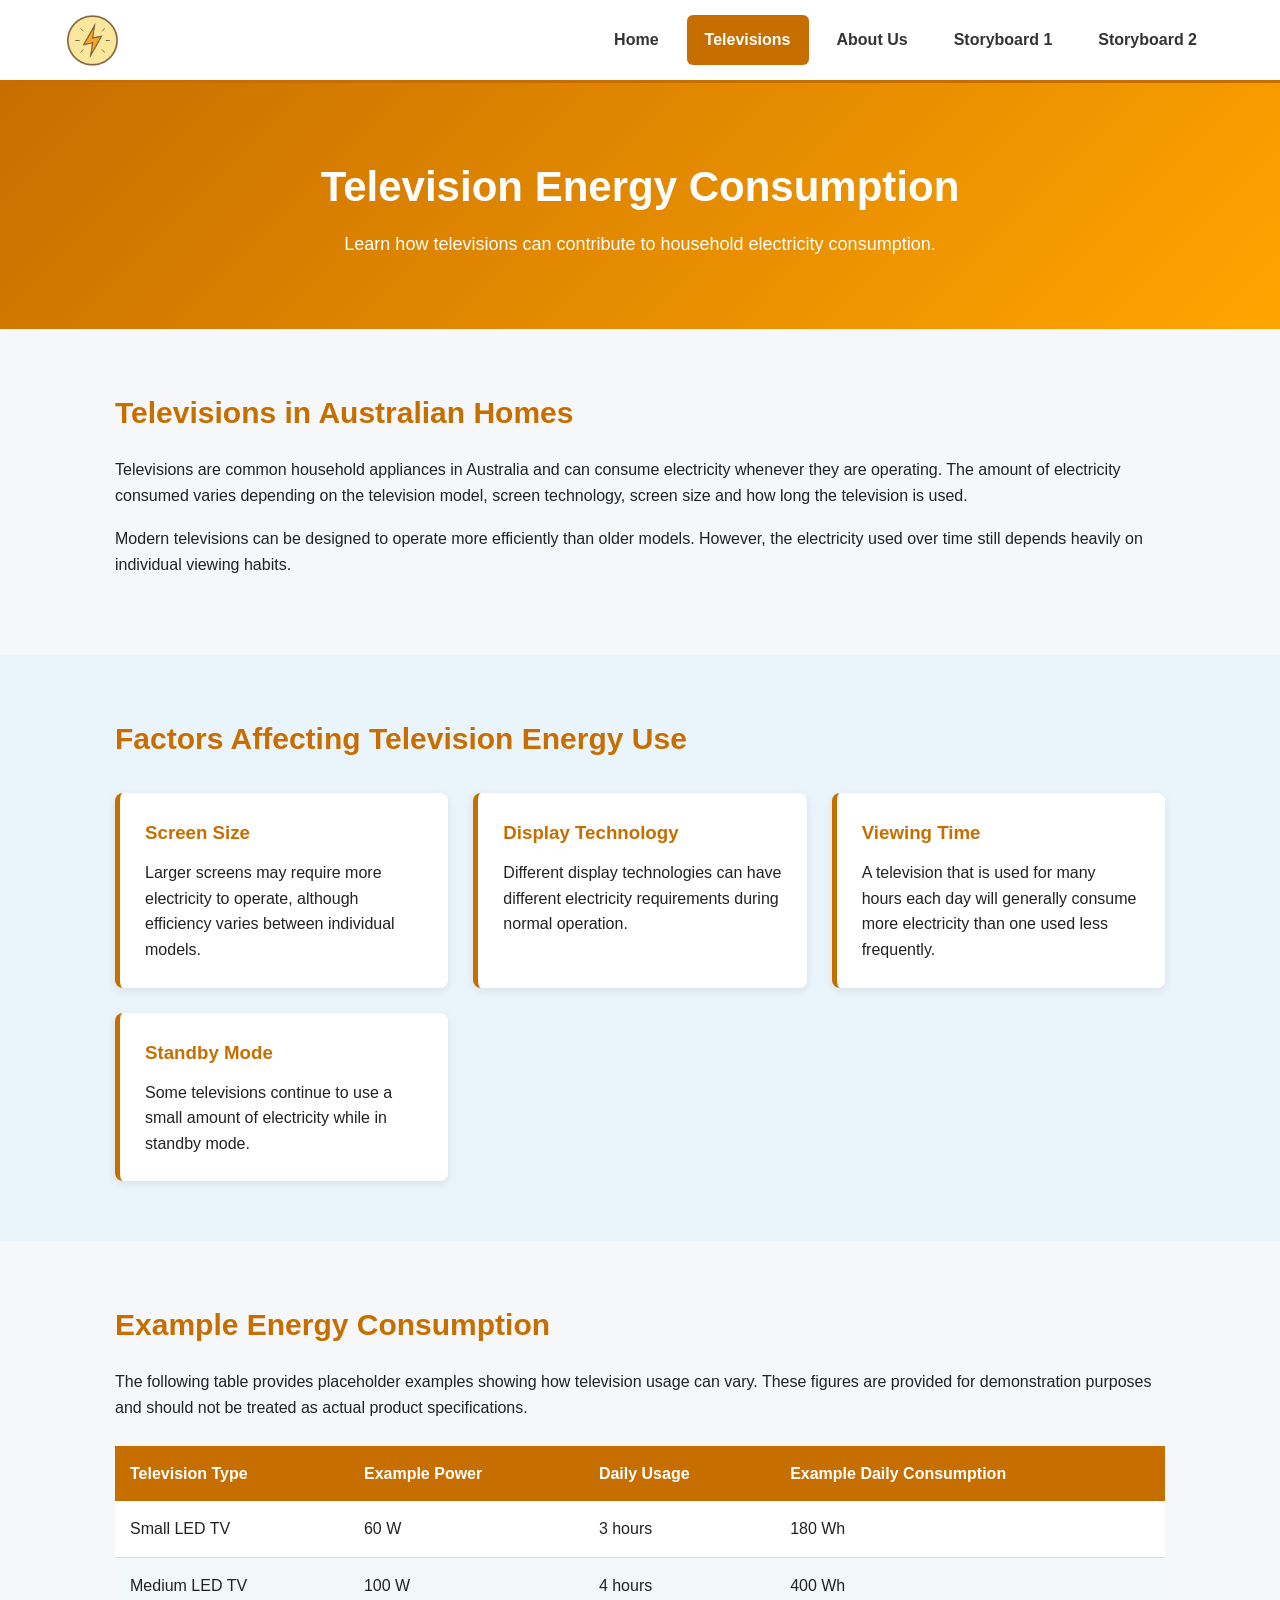
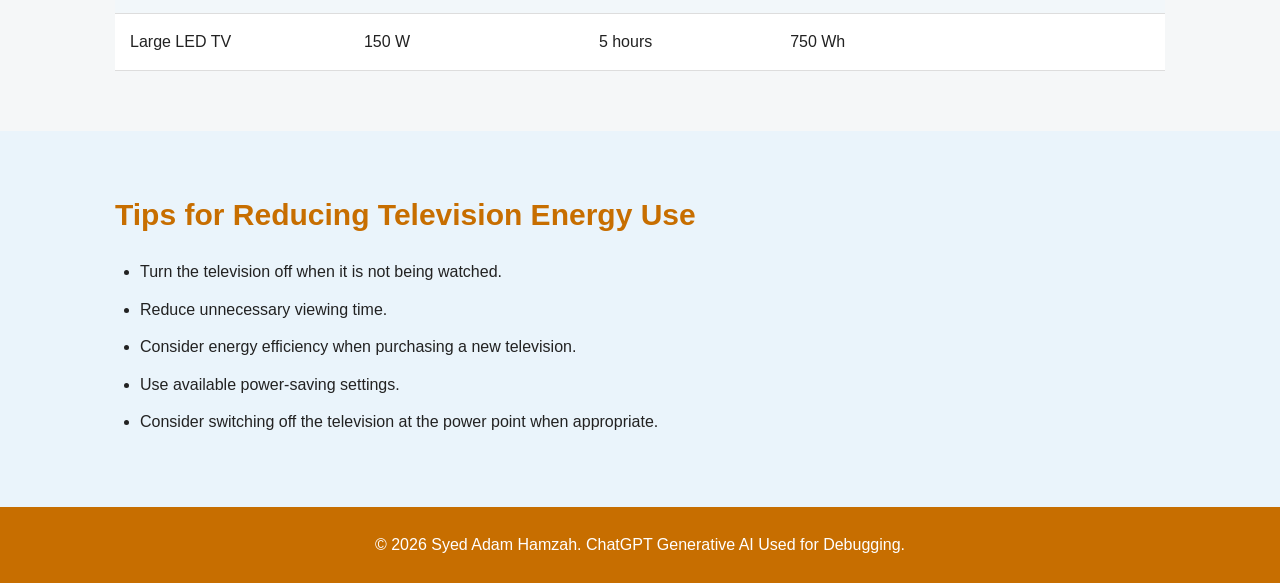
<file: Exercise 3/televisions.html>
<!DOCTYPE html>
<html lang="en">
<head>
    <meta charset="UTF-8">
    <meta name="viewport" content="width=device-width, initial-scale=1.0">
    <title>Appliance Energy Consumption - Televisions</title>
    <link rel="stylesheet" href="CSS/style.css">
</head>
<body>

    <header>
        <nav class="navbar">
            <a href="index.html" class="logo-link">
                <img src="Images/PowerIcon.png" alt="Power Logo" class="logo">
            </a>

            <ul class="nav-links">
                <li><a href="index.html">Home</a></li>
                <li><a href="televisions.html" class="active">Televisions</a></li>
                <li><a href="about.html">About Us</a></li>
                <li><a href="storyboard1.html">Storyboard 1</a></li>
                <li><a href="storyboard2.html">Storyboard 2</a></li>
            </ul>
        </nav>
    </header>

    <main>

        <section class="page-header">
            <h1>Television Energy Consumption</h1>
            <p>
                Learn how televisions can contribute to household electricity
                consumption.
            </p>
        </section>

        <section class="content-section">

            <h2>Televisions in Australian Homes</h2>

            <p>
                Televisions are common household appliances in Australia and
                can consume electricity whenever they are operating. The amount
                of electricity consumed varies depending on the television
                model, screen technology, screen size and how long the
                television is used.
            </p>

            <p>
                Modern televisions can be designed to operate more efficiently
                than older models. However, the electricity used over time
                still depends heavily on individual viewing habits.
            </p>

        </section>

        <section class="content-section alternate-section">

            <h2>Factors Affecting Television Energy Use</h2>

            <div class="info-cards">

                <div class="info-card">
                    <h3>Screen Size</h3>
                    <p>
                        Larger screens may require more electricity to operate,
                        although efficiency varies between individual models.
                    </p>
                </div>

                <div class="info-card">
                    <h3>Display Technology</h3>
                    <p>
                        Different display technologies can have different
                        electricity requirements during normal operation.
                    </p>
                </div>

                <div class="info-card">
                    <h3>Viewing Time</h3>
                    <p>
                        A television that is used for many hours each day will
                        generally consume more electricity than one used less
                        frequently.
                    </p>
                </div>

                <div class="info-card">
                    <h3>Standby Mode</h3>
                    <p>
                        Some televisions continue to use a small amount of
                        electricity while in standby mode.
                    </p>
                </div>

            </div>

        </section>

        <section class="content-section">

            <h2>Example Energy Consumption</h2>

            <p>
                The following table provides placeholder examples showing how
                television usage can vary. These figures are provided for
                demonstration purposes and should not be treated as actual
                product specifications.
            </p>

            <div class="table-container">
                <table>
                    <thead>
                        <tr>
                            <th>Television Type</th>
                            <th>Example Power</th>
                            <th>Daily Usage</th>
                            <th>Example Daily Consumption</th>
                        </tr>
                    </thead>

                    <tbody>
                        <tr>
                            <td>Small LED TV</td>
                            <td>60 W</td>
                            <td>3 hours</td>
                            <td>180 Wh</td>
                        </tr>

                        <tr>
                            <td>Medium LED TV</td>
                            <td>100 W</td>
                            <td>4 hours</td>
                            <td>400 Wh</td>
                        </tr>

                        <tr>
                            <td>Large LED TV</td>
                            <td>150 W</td>
                            <td>5 hours</td>
                            <td>750 Wh</td>
                        </tr>

                    </tbody>
                </table>
            </div>

        </section>

        <section class="content-section alternate-section">

            <h2>Tips for Reducing Television Energy Use</h2>

            <ul class="tips-list">
                <li>Turn the television off when it is not being watched.</li>
                <li>Reduce unnecessary viewing time.</li>
                <li>Consider energy efficiency when purchasing a new television.</li>
                <li>Use available power-saving settings.</li>
                <li>Consider switching off the television at the power point when appropriate.</li>
            </ul>

        </section>

    </main>

    <footer>
        <p>&copy; <span id="current-year"></span> Syed Adam Hamzah. ChatGPT Generative AI Used for Debugging.</p>
    </footer>

    <script src="JS/script.js"></script>

</body>
</html>
</file>
<file: Exercise 0.2/CSS/style.css>
* {
    margin: 0;
    padding: 0;
    box-sizing: border-box;
}

html {
    scroll-behavior: smooth;
}

body {
    font-family: Arial, Helvetica, sans-serif;
    background-color: #f5f7f8;
    color: #222222;
    line-height: 1.6;
    min-height: 100vh;
    display: flex;
    flex-direction: column;
}

header {
    background-color: #ffffff;
    border-bottom: 3px solid #C76E00;
    position: sticky;
    top: 0;
    z-index: 1000;
}

.navbar {
    max-width: 1200px;
    margin: 0 auto;
    min-height: 80px;
    padding: 10px 25px;
    display: flex;
    align-items: center;
    justify-content: space-between;
}

.logo-link {
    display: flex;
    align-items: center;
    text-decoration: none;
    transition: transform 0.3s ease;
}

.logo-link:hover {
    transform: scale(1.08);
}

.logo {
    width: 55px;
    height: 55px;
    object-fit: contain;
}

.nav-links {
    list-style: none;
    display: flex;
    align-items: center;
    gap: 10px;
}

.nav-links li {
    display: inline-block;
}

.nav-links a {
    display: block;
    color: #333333;
    text-decoration: none;
    font-weight: bold;
    padding: 12px 18px;
    border-radius: 6px;
    transition: all 0.3s ease;
}

.nav-links a:hover {
    background-color: #C76E00;
    color: #ffffff;
}

.nav-links a.active {
    background-color: #C76E00;
    color: #ffffff;
}

main {
    flex: 1;
}

.hero {
    min-height: 450px;
    background: linear-gradient(
        135deg,
        #C76E00,
        #FFA500
    );
    display: flex;
    align-items: center;
    justify-content: center;
    text-align: center;
    padding: 60px 25px;
    color: #ffffff;
}

.hero-content {
    max-width: 800px;
}

.hero h1 {
    font-size: 48px;
    margin-bottom: 20px;
}

.hero p {
    font-size: 20px;
    margin-bottom: 30px;
}

.button {
    display: inline-block;
    background-color: #ffffff;
    color: #C76E00;
    text-decoration: none;
    padding: 13px 25px;
    border-radius: 6px;
    font-weight: bold;
    transition: all 0.3s ease;
}

.button:hover {
    background-color: #e8f4fc;
    transform: translateY(-2px);
}

.page-header {
    background: linear-gradient(
        135deg,
        #C76E00,
        #FFA500
    );
    color: #ffffff;
    text-align: center;
    padding: 70px 25px;
}

.page-header h1 {
    font-size: 42px;
    margin-bottom: 10px;
}

.page-header p {
    font-size: 18px;
}

.content-section {
    max-width: 1100px;
    margin: 0 auto;
    padding: 60px 25px;
}

.content-section h2 {
    color: #C76E00;
    font-size: 30px;
    margin-bottom: 20px;
}

.content-section p {
    margin-bottom: 18px;
}

.alternate-section {
    max-width: none;
    padding-left: max(25px, calc((100% - 1050px) / 2));
    padding-right: max(25px, calc((100% - 1050px) / 2));
    background-color: #eaf4fb;
}

.info-cards {
    display: grid;
    grid-template-columns: repeat(3, 1fr);
    gap: 25px;
    margin-top: 30px;
}

.info-card {
    background-color: #ffffff;
    border-radius: 8px;
    padding: 25px;
    border-left: 5px solid #C76E00;
    box-shadow: 0 3px 10px rgba(0, 0, 0, 0.08);
    transition: transform 0.3s ease, box-shadow 0.3s ease;
}

.info-card:hover {
    transform: translateY(-5px);
    box-shadow: 0 7px 18px rgba(0, 0, 0, 0.12);
}

.info-card h3 {
    color: #C76E00;
    margin-bottom: 12px;
}

.info-card p {
    margin-bottom: 0;
}

.faq-section {
    max-width: 1000px;
    margin: 0 auto;
    padding: 60px 25px 80px;
}

.faq-section h2 {
    color: #C76E00;
    font-size: 30px;
    margin-bottom: 25px;
}

.faq-item {
    margin-bottom: 12px;
    border: 1px solid #d3dfe7;
    border-radius: 6px;
    overflow: hidden;
    background-color: #ffffff;
}

.faq-question {
    width: 100%;
    border: none;
    background-color: #ffffff;
    color: #222222;
    padding: 20px;
    text-align: left;
    font-size: 17px;
    font-weight: bold;
    cursor: pointer;
    display: flex;
    justify-content: space-between;
    align-items: center;
    transition: background-color 0.3s ease, color 0.3s ease;
}

.faq-question:hover {
    background-color: #eaf4fb;
    color: #C76E00;
}

.faq-question span {
    font-size: 24px;
    color: #C76E00;
    transition: transform 0.3s ease;
}

.faq-question.open span {
    transform: rotate(45deg);
}

.faq-answer {
    display: none;
    padding: 0 20px 20px;
    background-color: #ffffff;
}

.faq-answer p {
    margin: 0;
}

.table-container {
    overflow-x: auto;
    margin-top: 25px;
}

table {
    width: 100%;
    border-collapse: collapse;
    background-color: #ffffff;
    box-shadow: 0 3px 10px rgba(0, 0, 0, 0.08);
}

th {
    background-color: #C76E00;
    color: #ffffff;
    padding: 15px;
    text-align: left;
}

td {
    padding: 15px;
    border-bottom: 1px solid #dddddd;
}

tr:nth-child(even) {
    background-color: #f2f7fa;
}

tr:hover {
    background-color: #eaf4fb;
}

.tips-list {
    margin-top: 20px;
    padding-left: 25px;
}

.tips-list li {
    margin-bottom: 12px;
}

.contact-section {
    margin-bottom: 40px;
}

footer {
    background-color: #C76E00;
    color: #ffffff;
    text-align: center;
    padding: 25px;
    margin-top: auto;
}

footer p {
    margin: 0;
}

@media (max-width: 768px) {

    .navbar {
        flex-direction: column;
        padding: 15px;
        gap: 10px;
    }

    .nav-links {
        flex-wrap: wrap;
        justify-content: center;
    }

    .nav-links a {
        padding: 10px 12px;
        font-size: 14px;
    }

    .hero {
        min-height: 400px;
    }

    .hero h1 {
        font-size: 36px;
    }

    .hero p {
        font-size: 18px;
    }

    .page-header h1 {
        font-size: 34px;
    }

    .info-cards {
        grid-template-columns: 1fr;
    }

    .content-section {
        padding: 45px 20px;
    }

    .alternate-section {
        padding-left: 20px;
        padding-right: 20px;
    }

    .faq-section {
        padding-left: 20px;
        padding-right: 20px;
    }
}

@media (max-width: 480px) {

    .logo {
        width: 48px;
        height: 48px;
    }

    .nav-links {
        gap: 4px;
    }

    .nav-links a {
        padding: 8px 9px;
        font-size: 13px;
    }

    .hero h1 {
        font-size: 30px;
    }

    .hero p {
        font-size: 16px;
    }

    .page-header {
        padding: 50px 20px;
    }

    .page-header h1 {
        font-size: 29px;
    }

    .content-section h2,
    .faq-section h2 {
        font-size: 26px;
    }

    th,
    td {
        padding: 10px;
        font-size: 14px;
    }
}
</file>
<file: Exercise 3/CSS/style.css>
* {
    margin: 0;
    padding: 0;
    box-sizing: border-box;
}

html {
    scroll-behavior: smooth;
}

body {
    font-family: Arial, Helvetica, sans-serif;
    background-color: #f5f7f8;
    color: #222222;
    line-height: 1.6;
    min-height: 100vh;
    display: flex;
    flex-direction: column;
}

header {
    background-color: #ffffff;
    border-bottom: 3px solid #C76E00;
    position: sticky;
    top: 0;
    z-index: 1000;
}

.navbar {
    max-width: 1200px;
    margin: 0 auto;
    min-height: 80px;
    padding: 10px 25px;
    display: flex;
    align-items: center;
    justify-content: space-between;
}

.logo-link {
    display: flex;
    align-items: center;
    text-decoration: none;
    transition: transform 0.3s ease;
}

.logo-link:hover {
    transform: scale(1.08);
}

.logo {
    width: 55px;
    height: 55px;
    object-fit: contain;
}

.nav-links {
    list-style: none;
    display: flex;
    align-items: center;
    gap: 10px;
}

.nav-links li {
    display: inline-block;
}

.nav-links a {
    display: block;
    color: #333333;
    text-decoration: none;
    font-weight: bold;
    padding: 12px 18px;
    border-radius: 6px;
    transition: all 0.3s ease;
}

.nav-links a:hover {
    background-color: #C76E00;
    color: #ffffff;
}

.nav-links a.active {
    background-color: #C76E00;
    color: #ffffff;
}

main {
    flex: 1;
}

.hero {
    min-height: 450px;
    background: linear-gradient(
        135deg,
        #C76E00,
        #FFA500
    );
    display: flex;
    align-items: center;
    justify-content: center;
    text-align: center;
    padding: 60px 25px;
    color: #ffffff;
}

.hero-content {
    max-width: 800px;
}

.hero h1 {
    font-size: 48px;
    margin-bottom: 20px;
}

.hero p {
    font-size: 20px;
    margin-bottom: 30px;
}

.button {
    display: inline-block;
    background-color: #ffffff;
    color: #C76E00;
    text-decoration: none;
    padding: 13px 25px;
    border-radius: 6px;
    font-weight: bold;
    transition: all 0.3s ease;
}

.button:hover {
    background-color: #e8f4fc;
    transform: translateY(-2px);
}

.page-header {
    background: linear-gradient(
        135deg,
        #C76E00,
        #FFA500
    );
    color: #ffffff;
    text-align: center;
    padding: 70px 25px;
}

.page-header h1 {
    font-size: 42px;
    margin-bottom: 10px;
}

.page-header p {
    font-size: 18px;
}

.content-section {
    max-width: 1100px;
    margin: 0 auto;
    padding: 60px 25px;
}

.content-section h2 {
    color: #C76E00;
    font-size: 30px;
    margin-bottom: 20px;
}

.content-section p {
    margin-bottom: 18px;
}

.alternate-section {
    max-width: none;
    padding-left: max(25px, calc((100% - 1050px) / 2));
    padding-right: max(25px, calc((100% - 1050px) / 2));
    background-color: #eaf4fb;
}

.info-cards {
    display: grid;
    grid-template-columns: repeat(3, 1fr);
    gap: 25px;
    margin-top: 30px;
}

.info-card {
    background-color: #ffffff;
    border-radius: 8px;
    padding: 25px;
    border-left: 5px solid #C76E00;
    box-shadow: 0 3px 10px rgba(0, 0, 0, 0.08);
    transition: transform 0.3s ease, box-shadow 0.3s ease;
}

.info-card:hover {
    transform: translateY(-5px);
    box-shadow: 0 7px 18px rgba(0, 0, 0, 0.12);
}

.info-card h3 {
    color: #C76E00;
    margin-bottom: 12px;
}

.info-card p {
    margin-bottom: 0;
}

.faq-section {
    max-width: 1000px;
    margin: 0 auto;
    padding: 60px 25px 80px;
}

.faq-section h2 {
    color: #C76E00;
    font-size: 30px;
    margin-bottom: 25px;
}

.faq-item {
    margin-bottom: 12px;
    border: 1px solid #d3dfe7;
    border-radius: 6px;
    overflow: hidden;
    background-color: #ffffff;
}

.faq-question {
    width: 100%;
    border: none;
    background-color: #ffffff;
    color: #222222;
    padding: 20px;
    text-align: left;
    font-size: 17px;
    font-weight: bold;
    cursor: pointer;
    display: flex;
    justify-content: space-between;
    align-items: center;
    transition: background-color 0.3s ease, color 0.3s ease;
}

.faq-question:hover {
    background-color: #eaf4fb;
    color: #C76E00;
}

.faq-question span {
    font-size: 24px;
    color: #C76E00;
    transition: transform 0.3s ease;
}

.faq-question.open span {
    transform: rotate(45deg);
}

.faq-answer {
    display: none;
    padding: 0 20px 20px;
    background-color: #ffffff;
}

.faq-answer p {
    margin: 0;
}

.table-container {
    overflow-x: auto;
    margin-top: 25px;
}

table {
    width: 100%;
    border-collapse: collapse;
    background-color: #ffffff;
    box-shadow: 0 3px 10px rgba(0, 0, 0, 0.08);
}

th {
    background-color: #C76E00;
    color: #ffffff;
    padding: 15px;
    text-align: left;
}

td {
    padding: 15px;
    border-bottom: 1px solid #dddddd;
}

tr:nth-child(even) {
    background-color: #f2f7fa;
}

tr:hover {
    background-color: #eaf4fb;
}

.tips-list {
    margin-top: 20px;
    padding-left: 25px;
}

.tips-list li {
    margin-bottom: 12px;
}

.contact-section {
    margin-bottom: 40px;
}

footer {
    background-color: #C76E00;
    color: #ffffff;
    text-align: center;
    padding: 25px;
    margin-top: auto;
}

footer p {
    margin: 0;
}

@media (max-width: 768px) {

    .navbar {
        flex-direction: column;
        padding: 15px;
        gap: 10px;
    }

    .nav-links {
        flex-wrap: wrap;
        justify-content: center;
    }

    .nav-links a {
        padding: 10px 12px;
        font-size: 14px;
    }

    .hero {
        min-height: 400px;
    }

    .hero h1 {
        font-size: 36px;
    }

    .hero p {
        font-size: 18px;
    }

    .page-header h1 {
        font-size: 34px;
    }

    .info-cards {
        grid-template-columns: 1fr;
    }

    .content-section {
        padding: 45px 20px;
    }

    .alternate-section {
        padding-left: 20px;
        padding-right: 20px;
    }

    .faq-section {
        padding-left: 20px;
        padding-right: 20px;
    }
}

@media (max-width: 480px) {

    .logo {
        width: 48px;
        height: 48px;
    }

    .nav-links {
        gap: 4px;
    }

    .nav-links a {
        padding: 8px 9px;
        font-size: 13px;
    }

    .hero h1 {
        font-size: 30px;
    }

    .hero p {
        font-size: 16px;
    }

    .page-header {
        padding: 50px 20px;
    }

    .page-header h1 {
        font-size: 29px;
    }

    .content-section h2,
    .faq-section h2 {
        font-size: 26px;
    }

    th,
    td {
        padding: 10px;
        font-size: 14px;
    }
    .bar-chart {
    width: 800px;
    max-width: 100%;
    height: auto;
    display: block;
    margin-top: 80px;
    margin-bottom: 30px;
    margin-left: auto;
    margin-right: auto;
}
}
</file>
<file: Exercise 5/CSS/style.css>
* {
    margin: 0;
    padding: 0;
    box-sizing: border-box;
}

html {
    scroll-behavior: smooth;
}

body {
    font-family: Arial, Helvetica, sans-serif;
    background-color: #f5f7f8;
    color: #222222;
    line-height: 1.6;
    min-height: 100vh;
    display: flex;
    flex-direction: column;
}

header {
    background-color: #ffffff;
    border-bottom: 3px solid #C76E00;
    position: sticky;
    top: 0;
    z-index: 1000;
}

.navbar {
    max-width: 1200px;
    margin: 0 auto;
    min-height: 80px;
    padding: 10px 25px;
    display: flex;
    align-items: center;
    justify-content: space-between;
}

.logo-link {
    display: flex;
    align-items: center;
    text-decoration: none;
    transition: transform 0.3s ease;
}

.logo-link:hover {
    transform: scale(1.08);
}

.logo {
    width: 55px;
    height: 55px;
    object-fit: contain;
}

.nav-links {
    list-style: none;
    display: flex;
    align-items: center;
    gap: 10px;
}

.nav-links li {
    display: inline-block;
}

.nav-links a {
    display: block;
    color: #333333;
    text-decoration: none;
    font-weight: bold;
    padding: 12px 18px;
    border-radius: 6px;
    transition: all 0.3s ease;
}

.nav-links a:hover {
    background-color: #C76E00;
    color: #ffffff;
}

.nav-links a.active {
    background-color: #C76E00;
    color: #ffffff;
}

main {
    flex: 1;
}

.hero {
    min-height: 450px;
    background: linear-gradient(
        135deg,
        #C76E00,
        #FFA500
    );
    display: flex;
    align-items: center;
    justify-content: center;
    text-align: center;
    padding: 60px 25px;
    color: #ffffff;
}

.hero-content {
    max-width: 800px;
}

.hero h1 {
    font-size: 48px;
    margin-bottom: 20px;
}

.hero p {
    font-size: 20px;
    margin-bottom: 30px;
}

.button {
    display: inline-block;
    background-color: #ffffff;
    color: #C76E00;
    text-decoration: none;
    padding: 13px 25px;
    border-radius: 6px;
    font-weight: bold;
    transition: all 0.3s ease;
}

.button:hover {
    background-color: #e8f4fc;
    transform: translateY(-2px);
}

.svg-section {
    max-width: 1100px;
    margin: 0 auto;
    padding: 60px 25px;
    text-align: center;
}

.svg-section h2 {
    color: #C76E00;
    font-size: 30px;
    margin-bottom: 25px;
}

.house-svg {
    display: block;
    width: 100%;
    max-width: 440px;
    height: auto;
    margin: 0 auto;
    background-color: #78c8e8;
}

.sky {
    fill: #78c8e8;
}

.sun {
    fill: #ffdf2b;
}

.ground {
    fill: #0b7a20;
}

.house-wall {
    fill: #9e4f2d;
}

.roof {
    fill: #d96b27;
}

.window-frame {
    fill: #a9d9e7;
}

.door {
    fill: #a8522b;
}

.door-knob {
    fill: #000000;
}

.tree-trunk {
    fill: #8b572a;
}

.tree-leaves {
    fill: #2d8b35;
}

.tree-leaves-left {
    transform: translate(-1px, -1px);
}

.tree-leaves-center {
    transform: translate(0, 1px);
}

.path {
    fill: none;
    stroke: #ffad00;
    stroke-width: 4;
    stroke-linecap: round;
}

.house-label {
    fill: #000000;
    font-family: Arial, Helvetica, sans-serif;
    font-size: 20px;
}

.coordinate-table {
    width: 100%;
    max-width: 720px;
    margin: 30px auto 0;
    border-collapse: collapse;
    background-color: #ffffff;
    text-align: left;
    font-size: 15px;
}

.coordinate-table caption {
    margin-bottom: 10px;
    color: #C76E00;
    font-size: 18px;
    font-weight: bold;
}

.coordinate-table th,
.coordinate-table td {
    padding: 10px 12px;
    border: 1px solid #d3dfe7;
}

.coordinate-table thead th {
    background-color: #C76E00;
    color: #ffffff;
}

.coordinate-table tbody th {
    color: #C76E00;
    background-color: #f8fbfd;
}

.coordinate-table tbody tr:nth-child(even) td {
    background-color: #f2f7fa;
}

.page-header {
    background: linear-gradient(
        135deg,
        #C76E00,
        #FFA500
    );
    color: #ffffff;
    text-align: center;
    padding: 70px 25px;
}

.page-header h1 {
    font-size: 42px;
    margin-bottom: 10px;
}

.page-header p {
    font-size: 18px;
}

.content-section {
    max-width: 1100px;
    margin: 0 auto;
    padding: 60px 25px;
}

.content-section h2 {
    color: #C76E00;
    font-size: 30px;
    margin-bottom: 20px;
}

.content-section p {
    margin-bottom: 18px;
}

.alternate-section {
    max-width: none;
    padding-left: max(25px, calc((100% - 1050px) / 2));
    padding-right: max(25px, calc((100% - 1050px) / 2));
    background-color: #eaf4fb;
}

.info-cards {
    display: grid;
    grid-template-columns: repeat(3, 1fr);
    gap: 25px;
    margin-top: 30px;
}

.info-card {
    background-color: #ffffff;
    border-radius: 8px;
    padding: 25px;
    border-left: 5px solid #C76E00;
    box-shadow: 0 3px 10px rgba(0, 0, 0, 0.08);
    transition: transform 0.3s ease, box-shadow 0.3s ease;
}

.info-card:hover {
    transform: translateY(-5px);
    box-shadow: 0 7px 18px rgba(0, 0, 0, 0.12);
}

.info-card h3 {
    color: #C76E00;
    margin-bottom: 12px;
}

.info-card p {
    margin-bottom: 0;
}

.faq-section {
    max-width: 1000px;
    margin: 0 auto;
    padding: 60px 25px 80px;
}

.faq-section h2 {
    color: #C76E00;
    font-size: 30px;
    margin-bottom: 25px;
}

.faq-item {
    margin-bottom: 12px;
    border: 1px solid #d3dfe7;
    border-radius: 6px;
    overflow: hidden;
    background-color: #ffffff;
}

.faq-question {
    width: 100%;
    border: none;
    background-color: #ffffff;
    color: #222222;
    padding: 20px;
    text-align: left;
    font-size: 17px;
    font-weight: bold;
    cursor: pointer;
    display: flex;
    justify-content: space-between;
    align-items: center;
    transition: background-color 0.3s ease, color 0.3s ease;
}

.faq-question:hover {
    background-color: #eaf4fb;
    color: #C76E00;
}

.faq-question span {
    font-size: 24px;
    color: #C76E00;
    transition: transform 0.3s ease;
}

.faq-question.open span {
    transform: rotate(45deg);
}

.faq-answer {
    display: none;
    padding: 0 20px 20px;
    background-color: #ffffff;
}

.faq-answer p {
    margin: 0;
}

.table-container {
    overflow-x: auto;
    margin-top: 25px;
}

table {
    width: 100%;
    border-collapse: collapse;
    background-color: #ffffff;
    box-shadow: 0 3px 10px rgba(0, 0, 0, 0.08);
}

th {
    background-color: #C76E00;
    color: #ffffff;
    padding: 15px;
    text-align: left;
}

td {
    padding: 15px;
    border-bottom: 1px solid #dddddd;
}

tr:nth-child(even) {
    background-color: #f2f7fa;
}

tr:hover {
    background-color: #eaf4fb;
}

.tips-list {
    margin-top: 20px;
    padding-left: 25px;
}

.tips-list li {
    margin-bottom: 12px;
}

.contact-section {
    margin-bottom: 40px;
}

.chart-section {
    background-color: #ffffff;
    padding: 30px;
    margin-top: 30px;
    margin-bottom: 30px;
    border-radius: 10px;
}

.chart-section h2 {
    text-align: center;
}

.chart-section > p {
    text-align: center;
}

#bar-chart {
    width: 100%;
    overflow-x: auto;
    margin-top: 30px;
}

.responsive-svg-container {
    display: block;
    width: 100%;
    max-width: 900px;
    height: auto;
    margin: 0 auto;
}

.bar {
    fill: steelblue;
}

.bar:hover {
    fill: orange;
}

.axis text {
    font-size: 14px;
}

.axis-label {
    font-size: 15px;
    font-weight: bold;
}

.bar-label {
    font-size: 14px;
    font-weight: bold;
}

footer {
    background-color: #C76E00;
    color: #ffffff;
    text-align: center;
    padding: 25px;
    margin-top: auto;
}

footer p {
    margin: 0;
}

@media (max-width: 768px) {
    .navbar {
        flex-direction: column;
        padding: 15px;
        gap: 10px;
    }

    .nav-links {
        flex-wrap: wrap;
        justify-content: center;
    }

    .nav-links a {
        padding: 10px 12px;
        font-size: 14px;
    }

    .hero {
        min-height: 400px;
    }

    .hero h1 {
        font-size: 36px;
    }

    .hero p {
        font-size: 18px;
    }

    .page-header h1 {
        font-size: 34px;
    }

    .info-cards {
        grid-template-columns: 1fr;
    }

    .content-section {
        padding: 45px 20px;
    }

    .alternate-section {
        padding-left: 20px;
        padding-right: 20px;
    }

    .faq-section {
        padding-left: 20px;
        padding-right: 20px;
    }
}

@media (max-width: 480px) {
    .logo {
        width: 48px;
        height: 48px;
    }

    .nav-links {
        gap: 4px;
    }

    .nav-links a {
        padding: 8px 9px;
        font-size: 13px;
    }

    .hero h1 {
        font-size: 30px;
    }

    .hero p {
        font-size: 16px;
    }

    .page-header {
        padding: 50px 20px;
    }

    .page-header h1 {
        font-size: 29px;
    }

    .content-section h2,
    .faq-section h2 {
        font-size: 26px;
    }

    th,
    td {
        padding: 10px;
        font-size: 14px;
    }

    .chart-section {
        padding: 20px;
    }

    .chart-section {
    background-color: #ffffff;
    padding: 30px;
    margin-top: 30px;
    margin-bottom: 30px;
    border-radius: 10px;
}

.chart-section h2 {
    text-align: center;
    color: #C76E00;
    margin-bottom: 10px;
}

.chart-section > p {
    text-align: center;
    margin-bottom: 20px;
}

#bar-chart,
#line-chart {
    width: 100%;
    overflow-x: auto;
    margin-top: 30px;
}

#bar-chart svg,
#line-chart svg {
    display: block;
    width: 100%;
    max-width: 900px;
    height: auto;
    margin: 0 auto;
}

.bar {
    fill: steelblue;
}

.bar:hover {
    fill: orange;
}

.x-axis text,
.y-axis text {
    font-size: 14px;
}

.axis-label {
    font-size: 15px;
    font-weight: bold;
    fill: #222222;
}

.bar-label {
    font-size: 14px;
    font-weight: bold;
    fill: #222222;
}

.data-point {
    fill: steelblue;
}

.data-point:hover {
    fill: orange;
}

.line {
    fill: none;
    stroke: steelblue;
    stroke-width: 3px;
}

.x-axis path,
.x-axis line,
.y-axis path,
.y-axis line {
    stroke: #555555;
}

#donut-chart {
    width: 100%;
    max-width: 700px;
    margin: 20px auto;
    text-align: center;
}

#donut-chart svg {
    display: block;
    width: 100%;
    height: auto;
    overflow: visible;
}

#donut-chart .arc path {
    transition: opacity 0.2s ease;
}

#donut-chart .arc:hover path {
    opacity: 0.8;
}

#donut-chart text {
    font-family: Arial, sans-serif;
}

@media (max-width: 600px) {
    #donut-chart {
        max-width: 100%;
    }

    #donut-chart .arc text {
        font-size: 10px;
    }
}
}
</file>
<file: Exercise 6/CSS/style.css>
* {
    margin: 0;
    padding: 0;
    box-sizing: border-box;
}

html {
    scroll-behavior: smooth;
}

body {
    font-family: Arial, Helvetica, sans-serif;
    background-color: #f5f7f8;
    color: #222222;
    line-height: 1.6;
    min-height: 100vh;
    display: flex;
    flex-direction: column;
}

header {
    background-color: #ffffff;
    border-bottom: 3px solid #C76E00;
    position: sticky;
    top: 0;
    z-index: 1000;
}

.navbar {
    max-width: 1200px;
    margin: 0 auto;
    min-height: 80px;
    padding: 10px 25px;
    display: flex;
    align-items: center;
    justify-content: space-between;
}

.logo-link {
    display: flex;
    align-items: center;
    text-decoration: none;
    transition: transform 0.3s ease;
}

.logo-link:hover {
    transform: scale(1.08);
}

.logo {
    width: 55px;
    height: 55px;
    object-fit: contain;
}

.nav-links {
    list-style: none;
    display: flex;
    align-items: center;
    gap: 10px;
}

.nav-links li {
    display: inline-block;
}

.nav-links a {
    display: block;
    color: #333333;
    text-decoration: none;
    font-weight: bold;
    padding: 12px 18px;
    border-radius: 6px;
    transition: all 0.3s ease;
}

.nav-links a:hover {
    background-color: #C76E00;
    color: #ffffff;
}

.nav-links a.active {
    background-color: #C76E00;
    color: #ffffff;
}

main {
    flex: 1;
}

.hero {
    min-height: 450px;
    background: linear-gradient(
        135deg,
        #C76E00,
        #FFA500
    );
    display: flex;
    align-items: center;
    justify-content: center;
    text-align: center;
    padding: 60px 25px;
    color: #ffffff;
}

.hero-content {
    max-width: 800px;
}

.hero h1 {
    font-size: 48px;
    margin-bottom: 20px;
}

.hero p {
    font-size: 20px;
    margin-bottom: 30px;
}

.button {
    display: inline-block;
    background-color: #ffffff;
    color: #C76E00;
    text-decoration: none;
    padding: 13px 25px;
    border-radius: 6px;
    font-weight: bold;
    transition: all 0.3s ease;
}

.button:hover {
    background-color: #e8f4fc;
    transform: translateY(-2px);
}

.svg-section {
    max-width: 1100px;
    margin: 0 auto;
    padding: 60px 25px;
    text-align: center;
}

.svg-section h2 {
    color: #C76E00;
    font-size: 30px;
    margin-bottom: 25px;
}

.house-svg {
    display: block;
    width: 100%;
    max-width: 440px;
    height: auto;
    margin: 0 auto;
    background-color: #78c8e8;
}

.sky {
    fill: #78c8e8;
}

.sun {
    fill: #ffdf2b;
}

.ground {
    fill: #0b7a20;
}

.house-wall {
    fill: #9e4f2d;
}

.roof {
    fill: #d96b27;
}

.window-frame {
    fill: #a9d9e7;
}

.door {
    fill: #a8522b;
}

.door-knob {
    fill: #000000;
}

.tree-trunk {
    fill: #8b572a;
}

.tree-leaves {
    fill: #2d8b35;
}

.tree-leaves-left {
    transform: translate(-1px, -1px);
}

.tree-leaves-center {
    transform: translate(0, 1px);
}

.path {
    fill: none;
    stroke: #ffad00;
    stroke-width: 4;
    stroke-linecap: round;
}

.house-label {
    fill: #000000;
    font-family: Arial, Helvetica, sans-serif;
    font-size: 20px;
}

.coordinate-table {
    width: 100%;
    max-width: 720px;
    margin: 30px auto 0;
    border-collapse: collapse;
    background-color: #ffffff;
    text-align: left;
    font-size: 15px;
}

.coordinate-table caption {
    margin-bottom: 10px;
    color: #C76E00;
    font-size: 18px;
    font-weight: bold;
}

.coordinate-table th,
.coordinate-table td {
    padding: 10px 12px;
    border: 1px solid #d3dfe7;
}

.coordinate-table thead th {
    background-color: #C76E00;
    color: #ffffff;
}

.coordinate-table tbody th {
    color: #C76E00;
    background-color: #f8fbfd;
}

.coordinate-table tbody tr:nth-child(even) td {
    background-color: #f2f7fa;
}

.page-header {
    background: linear-gradient(
        135deg,
        #C76E00,
        #FFA500
    );
    color: #ffffff;
    text-align: center;
    padding: 70px 25px;
}

.page-header h1 {
    font-size: 42px;
    margin-bottom: 10px;
}

.page-header p {
    font-size: 18px;
}

.content-section {
    max-width: 1100px;
    margin: 0 auto;
    padding: 60px 25px;
}

.content-section h2 {
    color: #C76E00;
    font-size: 30px;
    margin-bottom: 20px;
}

.content-section p {
    margin-bottom: 18px;
}

.alternate-section {
    max-width: none;
    padding-left: max(25px, calc((100% - 1050px) / 2));
    padding-right: max(25px, calc((100% - 1050px) / 2));
    background-color: #eaf4fb;
}

.info-cards {
    display: grid;
    grid-template-columns: repeat(3, 1fr);
    gap: 25px;
    margin-top: 30px;
}

.info-card {
    background-color: #ffffff;
    border-radius: 8px;
    padding: 25px;
    border-left: 5px solid #C76E00;
    box-shadow: 0 3px 10px rgba(0, 0, 0, 0.08);
    transition: transform 0.3s ease, box-shadow 0.3s ease;
}

.info-card:hover {
    transform: translateY(-5px);
    box-shadow: 0 7px 18px rgba(0, 0, 0, 0.12);
}

.info-card h3 {
    color: #C76E00;
    margin-bottom: 12px;
}

.info-card p {
    margin-bottom: 0;
}

.faq-section {
    max-width: 1000px;
    margin: 0 auto;
    padding: 60px 25px 80px;
}

.faq-section h2 {
    color: #C76E00;
    font-size: 30px;
    margin-bottom: 25px;
}

.faq-item {
    margin-bottom: 12px;
    border: 1px solid #d3dfe7;
    border-radius: 6px;
    overflow: hidden;
    background-color: #ffffff;
}

.faq-question {
    width: 100%;
    border: none;
    background-color: #ffffff;
    color: #222222;
    padding: 20px;
    text-align: left;
    font-size: 17px;
    font-weight: bold;
    cursor: pointer;
    display: flex;
    justify-content: space-between;
    align-items: center;
    transition: background-color 0.3s ease, color 0.3s ease;
}

.faq-question:hover {
    background-color: #eaf4fb;
    color: #C76E00;
}

.faq-question span {
    font-size: 24px;
    color: #C76E00;
    transition: transform 0.3s ease;
}

.faq-question.open span {
    transform: rotate(45deg);
}

.faq-answer {
    display: none;
    padding: 0 20px 20px;
    background-color: #ffffff;
}

.faq-answer p {
    margin: 0;
}

.table-container {
    overflow-x: auto;
    margin-top: 25px;
}

table {
    width: 100%;
    border-collapse: collapse;
    background-color: #ffffff;
    box-shadow: 0 3px 10px rgba(0, 0, 0, 0.08);
}

th {
    background-color: #C76E00;
    color: #ffffff;
    padding: 15px;
    text-align: left;
}

td {
    padding: 15px;
    border-bottom: 1px solid #dddddd;
}

tr:nth-child(even) {
    background-color: #f2f7fa;
}

tr:hover {
    background-color: #eaf4fb;
}

.tips-list {
    margin-top: 20px;
    padding-left: 25px;
}

.tips-list li {
    margin-bottom: 12px;
}

.contact-section {
    margin-bottom: 40px;
}

.chart-section {
    background-color: #ffffff;
    padding: 30px;
    margin-top: 30px;
    margin-bottom: 30px;
    border-radius: 10px;
}

.chart-section h2 {
    text-align: center;
}

.chart-section > p {
    text-align: center;
}

#bar-chart {
    width: 100%;
    overflow-x: auto;
    margin-top: 30px;
}

.responsive-svg-container {
    display: block;
    width: 100%;
    max-width: 900px;
    height: auto;
    margin: 0 auto;
}

.bar {
    fill: steelblue;
}

.bar:hover {
    fill: orange;
}

.axis text {
    font-size: 14px;
}

.axis-label {
    font-size: 15px;
    font-weight: bold;
}

.bar-label {
    font-size: 14px;
    font-weight: bold;
}

footer {
    background-color: #C76E00;
    color: #ffffff;
    text-align: center;
    padding: 25px;
    margin-top: auto;
}

footer p {
    margin: 0;
}

@media (max-width: 768px) {
    .navbar {
        flex-direction: column;
        padding: 15px;
        gap: 10px;
    }

    .nav-links {
        flex-wrap: wrap;
        justify-content: center;
    }

    .nav-links a {
        padding: 10px 12px;
        font-size: 14px;
    }

    .hero {
        min-height: 400px;
    }

    .hero h1 {
        font-size: 36px;
    }

    .hero p {
        font-size: 18px;
    }

    .page-header h1 {
        font-size: 34px;
    }

    .info-cards {
        grid-template-columns: 1fr;
    }

    .content-section {
        padding: 45px 20px;
    }

    .alternate-section {
        padding-left: 20px;
        padding-right: 20px;
    }

    .faq-section {
        padding-left: 20px;
        padding-right: 20px;
    }
}

@media (max-width: 480px) {
    .logo {
        width: 48px;
        height: 48px;
    }

    .nav-links {
        gap: 4px;
    }

    .nav-links a {
        padding: 8px 9px;
        font-size: 13px;
    }

    .hero h1 {
        font-size: 30px;
    }

    .hero p {
        font-size: 16px;
    }

    .page-header {
        padding: 50px 20px;
    }

    .page-header h1 {
        font-size: 29px;
    }

    .content-section h2,
    .faq-section h2 {
        font-size: 26px;
    }

    th,
    td {
        padding: 10px;
        font-size: 14px;
    }

    .chart-section {
        padding: 20px;
    }

    .chart-section {
    background-color: #ffffff;
    padding: 30px;
    margin-top: 30px;
    margin-bottom: 30px;
    border-radius: 10px;
}

.chart-section h2 {
    text-align: center;
    color: #C76E00;
    margin-bottom: 10px;
}

.chart-section > p {
    text-align: center;
    margin-bottom: 20px;
}

#bar-chart,
#line-chart {
    width: 100%;
    overflow-x: auto;
    margin-top: 30px;
}

#bar-chart svg,
#line-chart svg {
    display: block;
    width: 100%;
    max-width: 900px;
    height: auto;
    margin: 0 auto;
}

.bar {
    fill: steelblue;
}

.bar:hover {
    fill: orange;
}

.x-axis text,
.y-axis text {
    font-size: 14px;
}

.axis-label {
    font-size: 15px;
    font-weight: bold;
    fill: #222222;
}

.bar-label {
    font-size: 14px;
    font-weight: bold;
    fill: #222222;
}

.data-point {
    fill: steelblue;
}

.data-point:hover {
    fill: orange;
}

.line {
    fill: none;
    stroke: steelblue;
    stroke-width: 3px;
}

.x-axis path,
.x-axis line,
.y-axis path,
.y-axis line {
    stroke: #555555;
}

#donut-chart {
    width: 100%;
    max-width: 700px;
    margin: 20px auto;
    text-align: center;
}

#donut-chart svg {
    display: block;
    width: 100%;
    height: auto;
    overflow: visible;
}

#donut-chart .arc path {
    transition: opacity 0.2s ease;
}

#donut-chart .arc:hover path {
    opacity: 0.8;
}

#donut-chart text {
    font-family: Arial, sans-serif;
}

@media (max-width: 600px) {
    #donut-chart {
        max-width: 100%;
    }

    #donut-chart .arc text {
        font-size: 10px;
    }
}
}
</file>
<file: Exercise 6/CSS/visualisation.css>
.responsive-svg-container {
    width: 100%;
    max-width: 1000px;
    margin: 20px auto;
    overflow-x: auto;
}


#histogram-chart svg {
    display: block;
    width: 100%;
    height: auto;
    background-color: #ffffff;
    font-family: Arial, sans-serif;
}


.histogram-bar {
    transition: fill 0.2s ease;
}

.histogram-bar:hover {
    fill: #f28e2b;
}


.histogram-x-axis path,
.histogram-x-axis line,
.histogram-y-axis path,
.histogram-y-axis line {
    stroke: #555555;
}

.histogram-x-axis text,
.histogram-y-axis text {
    fill: #333333;
    font-size: 12px;
}


#histogram-chart .axis-label {
    fill: #333333;
    font-size: 14px;
    font-weight: bold;
}


.chart-section {
    padding: 30px 20px;
    margin: 20px auto;
    max-width: 1200px;
    text-align: center;
}

.chart-section h2 {
    margin-bottom: 12px;
}

.chart-section p {
    line-height: 1.6;
}


#filters_screen {
    display: flex;
    justify-content: center;
    align-items: center;
    flex-wrap: wrap;
    gap: 12px;
    margin: 25px auto;
}

.filter-button {
    padding: 12px 24px;
    border: 2px solid #4682b4;
    border-radius: 8px;
    background-color: #ffffff;
    color: #4682b4;
    font-size: 16px;
    font-weight: bold;
    cursor: pointer;
    transition: background-color 0.25s ease,
                color 0.25s ease,
                transform 0.25s ease;
}

.filter-button:hover {
    background-color: #e6f0fa;
    transform: translateY(-2px);
}

.filter-button.active {
    background-color: #4682b4;
    color: #ffffff;
}

.filter-button:focus-visible {
    outline: 3px solid #f28e2b;
    outline-offset: 3px;
}

@media (max-width: 600px) {
    #filters_screen {
        gap: 8px;
    }

    .filter-button {
        padding: 10px 16px;
        font-size: 14px;
    }
}


#scatterplot {
    width: 100%;
    max-width: 960px;
    margin: 20px auto;
    overflow-x: auto;
}

#scatterplot svg {
    display: block;
    width: 100%;
    height: auto;
    overflow: visible;
}

#scatterplot .scatter-point {
    stroke: none;
}

#scatterplot .x-axis path,
#scatterplot .x-axis line,
#scatterplot .y-axis path,
#scatterplot .y-axis line {
    stroke: #555555;
}

#scatterplot .x-axis text,
#scatterplot .y-axis text {
    font-size: 12px;
    fill: #222222;
}

#scatterplot .axis-label {
    font-size: 15px;
    font-weight: bold;
    fill: #222222;
}

#scatterplot .scatter-legend text {
    font-family: Arial, Helvetica, sans-serif;
}


#scatterplot .scatter-tooltip {
    pointer-events: none;
}

#scatterplot .scatter-tooltip rect {
    fill: #C76E00;
    stroke: none;
}

#scatterplot .scatter-tooltip text {
    fill: #ffffff;
    font-family: Arial, Helvetica, sans-serif;
    font-size: 13px;
    font-weight: bold;
}
</file>
<file: Exercise 4/Exercise 4.1/CSS/style.css>
* {
    margin: 0;
    padding: 0;
    box-sizing: border-box;
}

html {
    scroll-behavior: smooth;
}

body {
    font-family: Arial, Helvetica, sans-serif;
    background-color: #f5f7f8;
    color: #222222;
    line-height: 1.6;
    min-height: 100vh;
    display: flex;
    flex-direction: column;
}

header {
    background-color: #ffffff;
    border-bottom: 3px solid #C76E00;
    position: sticky;
    top: 0;
    z-index: 1000;
}

.navbar {
    max-width: 1200px;
    margin: 0 auto;
    min-height: 80px;
    padding: 10px 25px;
    display: flex;
    align-items: center;
    justify-content: space-between;
}

.logo-link {
    display: flex;
    align-items: center;
    text-decoration: none;
    transition: transform 0.3s ease;
}

.logo-link:hover {
    transform: scale(1.08);
}

.logo {
    width: 55px;
    height: 55px;
    object-fit: contain;
}

.nav-links {
    list-style: none;
    display: flex;
    align-items: center;
    gap: 10px;
}

.nav-links li {
    display: inline-block;
}

.nav-links a {
    display: block;
    color: #333333;
    text-decoration: none;
    font-weight: bold;
    padding: 12px 18px;
    border-radius: 6px;
    transition: all 0.3s ease;
}

.nav-links a:hover {
    background-color: #C76E00;
    color: #ffffff;
}

.nav-links a.active {
    background-color: #C76E00;
    color: #ffffff;
}

main {
    flex: 1;
}

.hero {
    min-height: 450px;
    background: linear-gradient(
        135deg,
        #C76E00,
        #FFA500
    );
    display: flex;
    align-items: center;
    justify-content: center;
    text-align: center;
    padding: 60px 25px;
    color: #ffffff;
}

.hero-content {
    max-width: 800px;
}

.svg-section {
    max-width: 1100px;
    margin: 0 auto;
    padding: 60px 25px;
    text-align: center;
}

.svg-section h2 {
    color: #C76E00;
    font-size: 30px;
    margin-bottom: 25px;
}

.house-svg {
    display: block;
    width: 100%;
    max-width: 440px;
    height: auto;
    margin: 0 auto;
    background-color: #78c8e8;
}

.sky {
    fill: #78c8e8;
}

.sun {
    fill: #ffdf2b;
}

.ground {
    fill: #0b7a20;
}

.house-wall {
    fill: #9e4f2d;
}

.roof {
    fill: #d96b27;
}

.window-frame {
    fill: #a9d9e7;
}

.door {
    fill: #a8522b;
}

.door-knob {
    fill: #000000;
}

.tree-trunk {
    fill: #8b572a;
}

.tree-leaves {
    fill: #2d8b35;
}

.tree-leaves-left {
    transform: translate(-1px, -1px);
}

.tree-leaves-center {
    transform: translate(0, 1px);
}

.path {
    fill: none;
    stroke: #ffad00;
    stroke-width: 4;
    stroke-linecap: round;
}

.house-label {
    fill: #000000;
    font-family: Arial, Helvetica, sans-serif;
    font-size: 20px;


.coordinate-table {
    width: 100%;
    max-width: 720px;
    margin: 30px auto 0;
    border-collapse: collapse;
    background-color: #ffffff;
    text-align: left;
    font-size: 15px;
}
}

.coordinate-table caption {
    margin-bottom: 10px;
    color: #C76E00;
    font-size: 18px;
    font-weight: bold;
}

.coordinate-table th,
.coordinate-table td {
    padding: 10px 12px;
    border: 1px solid #d3dfe7;
}

.coordinate-table thead th {
    background-color: #C76E00;
    color: #ffffff;
}

.coordinate-table tbody th {
    color: #C76E00;
    background-color: #f8fbfd;
}

.coordinate-table tbody tr:nth-child(even) td {
    background-color: #f2f7fa;
}
.hero h1 {
    font-size: 48px;
    margin-bottom: 20px;
}

.hero p {
    font-size: 20px;
    margin-bottom: 30px;
}

.button {
    display: inline-block;
    background-color: #ffffff;
    color: #C76E00;
    text-decoration: none;
    padding: 13px 25px;
    border-radius: 6px;
    font-weight: bold;
    transition: all 0.3s ease;
}

.button:hover {
    background-color: #e8f4fc;
    transform: translateY(-2px);
}

.page-header {
    background: linear-gradient(
        135deg,
        #C76E00,
        #FFA500
    );
    color: #ffffff;
    text-align: center;
    padding: 70px 25px;
}

.page-header h1 {
    font-size: 42px;
    margin-bottom: 10px;
}

.page-header p {
    font-size: 18px;
}

.content-section {
    max-width: 1100px;
    margin: 0 auto;
    padding: 60px 25px;
}

.content-section h2 {
    color: #C76E00;
    font-size: 30px;
    margin-bottom: 20px;
}

.content-section p {
    margin-bottom: 18px;
}

.alternate-section {
    max-width: none;
    padding-left: max(25px, calc((100% - 1050px) / 2));
    padding-right: max(25px, calc((100% - 1050px) / 2));
    background-color: #eaf4fb;
}

.info-cards {
    display: grid;
    grid-template-columns: repeat(3, 1fr);
    gap: 25px;
    margin-top: 30px;
}

.info-card {
    background-color: #ffffff;
    border-radius: 8px;
    padding: 25px;
    border-left: 5px solid #C76E00;
    box-shadow: 0 3px 10px rgba(0, 0, 0, 0.08);
    transition: transform 0.3s ease, box-shadow 0.3s ease;
}

.info-card:hover {
    transform: translateY(-5px);
    box-shadow: 0 7px 18px rgba(0, 0, 0, 0.12);
}

.info-card h3 {
    color: #C76E00;
    margin-bottom: 12px;
}

.info-card p {
    margin-bottom: 0;
}

.faq-section {
    max-width: 1000px;
    margin: 0 auto;
    padding: 60px 25px 80px;
}

.faq-section h2 {
    color: #C76E00;
    font-size: 30px;
    margin-bottom: 25px;
}

.faq-item {
    margin-bottom: 12px;
    border: 1px solid #d3dfe7;
    border-radius: 6px;
    overflow: hidden;
    background-color: #ffffff;
}

.faq-question {
    width: 100%;
    border: none;
    background-color: #ffffff;
    color: #222222;
    padding: 20px;
    text-align: left;
    font-size: 17px;
    font-weight: bold;
    cursor: pointer;
    display: flex;
    justify-content: space-between;
    align-items: center;
    transition: background-color 0.3s ease, color 0.3s ease;
}

.faq-question:hover {
    background-color: #eaf4fb;
    color: #C76E00;
}

.faq-question span {
    font-size: 24px;
    color: #C76E00;
    transition: transform 0.3s ease;
}

.faq-question.open span {
    transform: rotate(45deg);
}

.faq-answer {
    display: none;
    padding: 0 20px 20px;
    background-color: #ffffff;
}

.faq-answer p {
    margin: 0;
}

.table-container {
    overflow-x: auto;
    margin-top: 25px;
}

table {
    width: 100%;
    border-collapse: collapse;
    background-color: #ffffff;
    box-shadow: 0 3px 10px rgba(0, 0, 0, 0.08);
}

th {
    background-color: #C76E00;
    color: #ffffff;
    padding: 15px;
    text-align: left;
}

td {
    padding: 15px;
    border-bottom: 1px solid #dddddd;
}

tr:nth-child(even) {
    background-color: #f2f7fa;
}

tr:hover {
    background-color: #eaf4fb;
}

.tips-list {
    margin-top: 20px;
    padding-left: 25px;
}

.tips-list li {
    margin-bottom: 12px;
}

.contact-section {
    margin-bottom: 40px;
}

footer {
    background-color: #C76E00;
    color: #ffffff;
    text-align: center;
    padding: 25px;
    margin-top: auto;
}

footer p {
    margin: 0;
}

@media (max-width: 768px) {

    .navbar {
        flex-direction: column;
        padding: 15px;
        gap: 10px;
    }

    .nav-links {
        flex-wrap: wrap;
        justify-content: center;
    }

    .nav-links a {
        padding: 10px 12px;
        font-size: 14px;
    }

    .hero {
        min-height: 400px;
    }

    .hero h1 {
        font-size: 36px;
    }

    .hero p {
        font-size: 18px;
    }

    .page-header h1 {
        font-size: 34px;
    }

    .info-cards {
        grid-template-columns: 1fr;
    }

    .content-section {
        padding: 45px 20px;
    }

    .alternate-section {
        padding-left: 20px;
        padding-right: 20px;
    }

    .faq-section {
        padding-left: 20px;
        padding-right: 20px;
    }
}

@media (max-width: 480px) {

    .logo {
        width: 48px;
        height: 48px;
    }

    .nav-links {
        gap: 4px;
    }

    .nav-links a {
        padding: 8px 9px;
        font-size: 13px;
    }

    .hero h1 {
        font-size: 30px;
    }

    .hero p {
        font-size: 16px;
    }

    .page-header {
        padding: 50px 20px;
    }

    .page-header h1 {
        font-size: 29px;
    }

    .content-section h2,
    .faq-section h2 {
        font-size: 26px;
    }

    th,
    td {
        padding: 10px;
        font-size: 14px;
    }
}
</file>
<file: Exercise 4/Exercise 4.3/CSS/style.css>
* {
    margin: 0;
    padding: 0;
    box-sizing: border-box;
}

html {
    scroll-behavior: smooth;
}

body {
    font-family: Arial, Helvetica, sans-serif;
    background-color: #f5f7f8;
    color: #222222;
    line-height: 1.6;
    min-height: 100vh;
    display: flex;
    flex-direction: column;
}

header {
    background-color: #ffffff;
    border-bottom: 3px solid #C76E00;
    position: sticky;
    top: 0;
    z-index: 1000;
}

.navbar {
    max-width: 1200px;
    margin: 0 auto;
    min-height: 80px;
    padding: 10px 25px;
    display: flex;
    align-items: center;
    justify-content: space-between;
}

.logo-link {
    display: flex;
    align-items: center;
    text-decoration: none;
    transition: transform 0.3s ease;
}

.logo-link:hover {
    transform: scale(1.08);
}

.logo {
    width: 55px;
    height: 55px;
    object-fit: contain;
}

.nav-links {
    list-style: none;
    display: flex;
    align-items: center;
    gap: 10px;
}

.nav-links li {
    display: inline-block;
}

.nav-links a {
    display: block;
    color: #333333;
    text-decoration: none;
    font-weight: bold;
    padding: 12px 18px;
    border-radius: 6px;
    transition: all 0.3s ease;
}

.nav-links a:hover {
    background-color: #C76E00;
    color: #ffffff;
}

.nav-links a.active {
    background-color: #C76E00;
    color: #ffffff;
}

main {
    flex: 1;
}

.hero {
    min-height: 450px;
    background: linear-gradient(
        135deg,
        #C76E00,
        #FFA500
    );
    display: flex;
    align-items: center;
    justify-content: center;
    text-align: center;
    padding: 60px 25px;
    color: #ffffff;
}

.hero-content {
    max-width: 800px;
}

.hero h1 {
    font-size: 48px;
    margin-bottom: 20px;
}

.hero p {
    font-size: 20px;
    margin-bottom: 30px;
}

.button {
    display: inline-block;
    background-color: #ffffff;
    color: #C76E00;
    text-decoration: none;
    padding: 13px 25px;
    border-radius: 6px;
    font-weight: bold;
    transition: all 0.3s ease;
}

.button:hover {
    background-color: #e8f4fc;
    transform: translateY(-2px);
}

.svg-section {
    max-width: 1100px;
    margin: 0 auto;
    padding: 60px 25px;
    text-align: center;
}

.svg-section h2 {
    color: #C76E00;
    font-size: 30px;
    margin-bottom: 25px;
}

.house-svg {
    display: block;
    width: 100%;
    max-width: 440px;
    height: auto;
    margin: 0 auto;
    background-color: #78c8e8;
}

.sky {
    fill: #78c8e8;
}

.sun {
    fill: #ffdf2b;
}

.ground {
    fill: #0b7a20;
}

.house-wall {
    fill: #9e4f2d;
}

.roof {
    fill: #d96b27;
}

.window-frame {
    fill: #a9d9e7;
}

.door {
    fill: #a8522b;
}

.door-knob {
    fill: #000000;
}

.tree-trunk {
    fill: #8b572a;
}

.tree-leaves {
    fill: #2d8b35;
}

.tree-leaves-left {
    transform: translate(-1px, -1px);
}

.tree-leaves-center {
    transform: translate(0, 1px);
}

.path {
    fill: none;
    stroke: #ffad00;
    stroke-width: 4;
    stroke-linecap: round;
}

.house-label {
    fill: #000000;
    font-family: Arial, Helvetica, sans-serif;
    font-size: 20px;
}

.coordinate-table {
    width: 100%;
    max-width: 720px;
    margin: 30px auto 0;
    border-collapse: collapse;
    background-color: #ffffff;
    text-align: left;
    font-size: 15px;
}

.coordinate-table caption {
    margin-bottom: 10px;
    color: #C76E00;
    font-size: 18px;
    font-weight: bold;
}

.coordinate-table th,
.coordinate-table td {
    padding: 10px 12px;
    border: 1px solid #d3dfe7;
}

.coordinate-table thead th {
    background-color: #C76E00;
    color: #ffffff;
}

.coordinate-table tbody th {
    color: #C76E00;
    background-color: #f8fbfd;
}

.coordinate-table tbody tr:nth-child(even) td {
    background-color: #f2f7fa;
}

.page-header {
    background: linear-gradient(
        135deg,
        #C76E00,
        #FFA500
    );
    color: #ffffff;
    text-align: center;
    padding: 70px 25px;
}

.page-header h1 {
    font-size: 42px;
    margin-bottom: 10px;
}

.page-header p {
    font-size: 18px;
}

.content-section {
    max-width: 1100px;
    margin: 0 auto;
    padding: 60px 25px;
}

.content-section h2 {
    color: #C76E00;
    font-size: 30px;
    margin-bottom: 20px;
}

.content-section p {
    margin-bottom: 18px;
}

.alternate-section {
    max-width: none;
    padding-left: max(25px, calc((100% - 1050px) / 2));
    padding-right: max(25px, calc((100% - 1050px) / 2));
    background-color: #eaf4fb;
}

.info-cards {
    display: grid;
    grid-template-columns: repeat(3, 1fr);
    gap: 25px;
    margin-top: 30px;
}

.info-card {
    background-color: #ffffff;
    border-radius: 8px;
    padding: 25px;
    border-left: 5px solid #C76E00;
    box-shadow: 0 3px 10px rgba(0, 0, 0, 0.08);
    transition: transform 0.3s ease, box-shadow 0.3s ease;
}

.info-card:hover {
    transform: translateY(-5px);
    box-shadow: 0 7px 18px rgba(0, 0, 0, 0.12);
}

.info-card h3 {
    color: #C76E00;
    margin-bottom: 12px;
}

.info-card p {
    margin-bottom: 0;
}

.faq-section {
    max-width: 1000px;
    margin: 0 auto;
    padding: 60px 25px 80px;
}

.faq-section h2 {
    color: #C76E00;
    font-size: 30px;
    margin-bottom: 25px;
}

.faq-item {
    margin-bottom: 12px;
    border: 1px solid #d3dfe7;
    border-radius: 6px;
    overflow: hidden;
    background-color: #ffffff;
}

.faq-question {
    width: 100%;
    border: none;
    background-color: #ffffff;
    color: #222222;
    padding: 20px;
    text-align: left;
    font-size: 17px;
    font-weight: bold;
    cursor: pointer;
    display: flex;
    justify-content: space-between;
    align-items: center;
    transition: background-color 0.3s ease, color 0.3s ease;
}

.faq-question:hover {
    background-color: #eaf4fb;
    color: #C76E00;
}

.faq-question span {
    font-size: 24px;
    color: #C76E00;
    transition: transform 0.3s ease;
}

.faq-question.open span {
    transform: rotate(45deg);
}

.faq-answer {
    display: none;
    padding: 0 20px 20px;
    background-color: #ffffff;
}

.faq-answer p {
    margin: 0;
}

.table-container {
    overflow-x: auto;
    margin-top: 25px;
}

table {
    width: 100%;
    border-collapse: collapse;
    background-color: #ffffff;
    box-shadow: 0 3px 10px rgba(0, 0, 0, 0.08);
}

th {
    background-color: #C76E00;
    color: #ffffff;
    padding: 15px;
    text-align: left;
}

td {
    padding: 15px;
    border-bottom: 1px solid #dddddd;
}

tr:nth-child(even) {
    background-color: #f2f7fa;
}

tr:hover {
    background-color: #eaf4fb;
}

.tips-list {
    margin-top: 20px;
    padding-left: 25px;
}

.tips-list li {
    margin-bottom: 12px;
}

.contact-section {
    margin-bottom: 40px;
}

.house-comparison {
    display: grid;
    grid-template-columns: repeat(2, 1fr);
    gap: 30px;
    margin-top: 30px;
}

.house-version {
    text-align: center;
}

.house-version h3 {
    margin-bottom: 15px;
}

.house-version .house-svg {
    width: 100%;
    max-width: 440px;
    height: auto;
}

.d3-section {
    padding: 40px 20px;
    text-align: center;
}

.responsive-svg-container {
    margin-right: auto;
    margin-left: auto;
    width: 100%;
    max-width: 1200px;
}

.responsive-svg-container svg {
    width: 100%;
    height: auto;
}

footer {
    background-color: #C76E00;
    color: #ffffff;
    text-align: center;
    padding: 25px;
    margin-top: auto;
}

footer p {
    margin: 0;
}

@media (max-width: 800px) {

    .house-comparison {
        grid-template-columns: 1fr;
    }
}

@media (max-width: 768px) {

    .navbar {
        flex-direction: column;
        padding: 15px;
        gap: 10px;
    }

    .nav-links {
        flex-wrap: wrap;
        justify-content: center;
    }

    .nav-links a {
        padding: 10px 12px;
        font-size: 14px;
    }

    .hero {
        min-height: 400px;
    }

    .hero h1 {
        font-size: 36px;
    }

    .hero p {
        font-size: 18px;
    }

    .page-header h1 {
        font-size: 34px;
    }

    .info-cards {
        grid-template-columns: 1fr;
    }

    .content-section {
        padding: 45px 20px;
    }

    .alternate-section {
        padding-left: 20px;
        padding-right: 20px;
    }

    .faq-section {
        padding-left: 20px;
        padding-right: 20px;
    }
}

@media (max-width: 480px) {

    .logo {
        width: 48px;
        height: 48px;
    }

    .nav-links {
        gap: 4px;
    }

    .nav-links a {
        padding: 8px 9px;
        font-size: 13px;
    }

    .hero h1 {
        font-size: 30px;
    }

    .hero p {
        font-size: 16px;
    }

    .page-header {
        padding: 50px 20px;
    }

    .page-header h1 {
        font-size: 29px;
    }

    .content-section h2,
    .faq-section h2 {
        font-size: 26px;
    }

    th,
    td {
        padding: 10px;
        font-size: 14px;
    }
}
</file>
